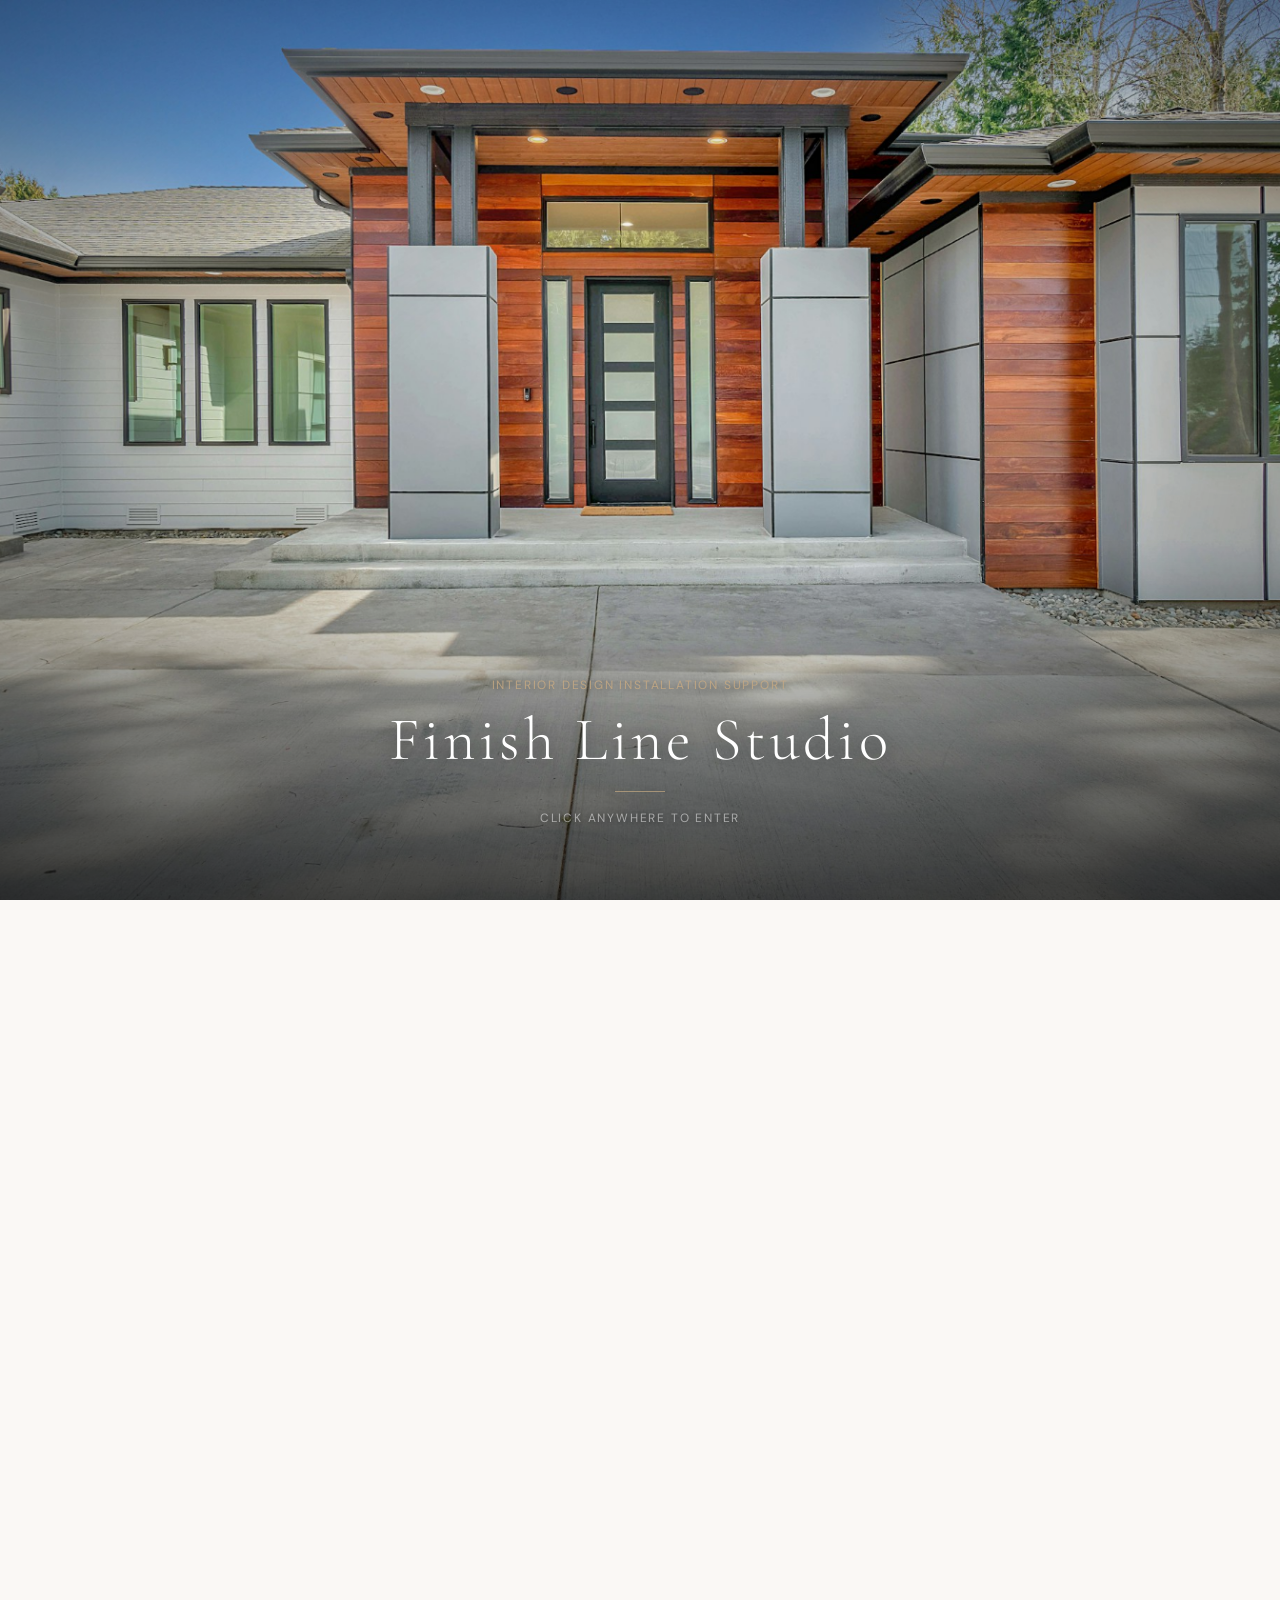
<file: index.html>
<!DOCTYPE html>
<html lang="en">
<head>
  <meta charset="UTF-8">
  <meta name="viewport" content="width=device-width, initial-scale=1.0">

  <!-- SEO -->
  <title>Finish Line Studio — Interior Design Installation Support</title>
  <meta name="description" content="Professional installation day support for interior designers across Charlotte, Austin, Nashville, and NYC. Rug rolling, artwork hanging, drapery steaming, and more.">
  <meta name="robots" content="index, follow">
  <link rel="canonical" href="https://landlineleem.github.io/finish-line-studio/">

  <!-- Open Graph -->
  <meta property="og:type" content="website">
  <meta property="og:title" content="Finish Line Studio — Interior Design Installation Support">
  <meta property="og:description" content="Professional installation day support for interior designers across Charlotte, Austin, Nashville, and NYC.">
  <meta property="og:url" content="https://landlineleem.github.io/finish-line-studio/">
  <meta property="og:image" content="https://landlineleem.github.io/finish-line-studio/images/ui/og-image.jpg">
  <meta property="og:image:width" content="1200">
  <meta property="og:image:height" content="630">

  <!-- Google Fonts -->
  <link rel="preconnect" href="https://fonts.googleapis.com">
  <link rel="preconnect" href="https://fonts.gstatic.com" crossorigin>
  <link href="https://fonts.googleapis.com/css2?family=Cormorant+Garamond:ital,wght@0,300;0,400;0,600;1,300;1,400&family=DM+Sans:opsz,wght@9..40,300;9..40,400;9..40,500&display=swap" rel="stylesheet">

  <!-- AOS -->
  <link rel="stylesheet" href="https://unpkg.com/aos@2.3.4/dist/aos.css">

  <!-- Styles (relative path — works on GitHub Pages subdirectory) -->
  <link rel="stylesheet" href="css/main.css">

  <!-- Favicon -->
  <link rel="icon" type="image/svg+xml" href="images/ui/favicon.svg">
</head>
<body class="page-home">

  <!-- ═══ INTRO OVERLAY ═══════════════════════════════════ -->
  <div class="intro-overlay" id="intro-overlay" aria-label="Welcome — click anywhere to enter">

    <!-- Back layer: Grand living room (destination — revealed through door opening) -->
    <div class="intro-room" id="intro-room">
      <img src="images/gallery/services-hero.jpg" alt="" aria-hidden="true">
    </div>

    <!-- Front layer: Mansion photo (zooms in, door mask opens to reveal room) -->
    <div class="intro-photo" id="intro-photo">
      <img src="images/hero/mansion-hq.jpg" alt="" aria-hidden="true" class="intro-photo__img">
    </div>

    <!-- Vignette overlay for text contrast -->
    <div class="intro-vignette" id="intro-vignette"></div>

    <!-- Brand + Prompt -->
    <div class="intro-text" id="intro-text">
      <p class="intro-label">Interior Design Installation Support</p>
      <h1 class="intro-title">Finish Line Studio</h1>
      <div class="intro-divider"></div>
      <p class="intro-prompt">click anywhere to enter</p>
    </div>
  </div>

  <header class="site-header">
    <div class="container site-header__inner">
      <a href="index.html" class="site-logo" aria-label="Finish Line Studio — home">
        Finish Line Studio
      </a>
      <button class="menu-toggle" aria-expanded="false" aria-controls="site-nav" aria-label="Open menu">
        <span class="menu-toggle__bar"></span>
        <span class="menu-toggle__bar"></span>
        <span class="menu-toggle__bar"></span>
      </button>
      <nav class="site-nav" id="site-nav" aria-label="Main navigation">
        <a href="services.html" class="nav-link">Services</a>
        <a href="gallery.html" class="nav-link">Gallery</a>
        <a href="schedule.html" class="nav-link">Schedule</a>
        <a href="reviews.html" class="nav-link">Reviews</a>
        <a href="faq.html" class="nav-link">FAQ</a>
        <a href="blog.html" class="nav-link">Journal</a>
      </nav>
    </div>
  </header>

  <main id="main-content">

    <!-- ═══ HERO ═══════════════════════════════════════════ -->
    <section class="hero" aria-label="Hero">
      <div class="hero__bg" style="background: url('images/hero/hero.jpg') center/cover no-repeat;"></div>
      <div class="hero__content" data-aos="fade-up" data-aos-duration="900">
        <p class="hero__eyebrow">Interior Design Installation Support</p>
        <h1 class="hero__heading">Meet the extra set of hands you always wish you had on install days...</h1>
        <p class="hero__subheading">Finish Line Studio brings skilled, discreet installation support to interior designers across Charlotte, Austin, Nashville, and New York.</p>
        <a href="schedule.html" class="btn btn--primary">Book Now</a>
      </div>
    </section>

    <!-- ═══ CITIES BAR ════════════════════════════════════ -->
    <div class="cities-bar" aria-label="Service cities">
      <p class="cities-bar__text">Charlotte &nbsp;&middot;&nbsp; Austin &nbsp;&middot;&nbsp; Nashville &nbsp;&middot;&nbsp; NYC</p>
    </div>

    <!-- ═══ SERVICES OVERVIEW ═════════════════════════════ -->
    <section class="services-overview section" aria-labelledby="services-overview-heading">
      <div class="container">
        <div class="services-overview__header" data-aos="fade-up">
          <p class="label">What We Do</p>
          <h2 id="services-overview-heading">Installation Day Support, Handled</h2>
          <p>From rug rolling to drapery steaming, we show up ready so you can focus on the design.</p>
        </div>
        <div class="grid grid--3" role="list">

          <article class="service-card" role="listitem" data-aos="fade-up" data-aos-delay="0">
            <span class="service-card__icon" aria-hidden="true">🖼</span>
            <h3 class="service-card__title">Artwork &amp; Drapery</h3>
            <p class="service-card__desc">Precision artwork hanging and professional drapery steaming that makes every install look magazine-ready.</p>
          </article>

          <article class="service-card" role="listitem" data-aos="fade-up" data-aos-delay="100">
            <span class="service-card__icon" aria-hidden="true">🛏️</span>
            <h3 class="service-card__title">Rugs &amp; Soft Goods</h3>
            <p class="service-card__desc">Heavy rug rolling, cushion fluffing, and bedding steaming — the finishing touches that transform a room.</p>
          </article>

          <article class="service-card" role="listitem" data-aos="fade-up" data-aos-delay="200">
            <span class="service-card__icon" aria-hidden="true">✦</span>
            <h3 class="service-card__title">Day-Of Logistics</h3>
            <p class="service-card__desc">Errands, cable management, floral arrangements, warehouse oversight — everything beyond your scope, handled seamlessly.</p>
          </article>

        </div>
        <div class="text-center mt-lg" data-aos="fade-up">
          <a href="services.html" class="btn btn--outline">View All Services</a>
        </div>
      </div>
    </section>

    <!-- ═══ MISSION STATEMENT ══════════════════════════════ -->
    <section class="mission-strip" aria-label="Mission">
      <div class="container">
        <p class="mission-strip__text" data-aos="fade-up">"Move through the final stages of your beautiful projects with less stress — with our help."</p>
      </div>
    </section>

    <!-- ═══ TEAM INTRO ════════════════════════════════════ -->
    <section class="team-section" aria-labelledby="team-heading">
      <div class="container">
        <div class="team-section__header" data-aos="fade-up">
          <p class="label">The Team</p>
          <h2 id="team-heading">Your Installation Partners</h2>
        </div>
        <div class="grid grid--3">

          <article class="team-card" data-aos="fade-up" data-aos-delay="0">
            <img src="images/team/sarah.jpg" alt="Sarah Derrick" class="team-card__photo" width="400" height="400" loading="lazy">
            <div class="team-card__body">
              <h3 class="team-card__name">Sarah Derrick</h3>
              <p class="team-card__city">Austin</p>
              <p class="team-card__bio">Sarah brings meticulous attention to detail and a warm presence to every install day in the Austin area.</p>
              <a href="https://finishlinestudio.as.me/?appointmentType=83033700" class="btn btn--primary" target="_blank" rel="noopener noreferrer">Book Sarah</a>
            </div>
          </article>

          <article class="team-card" data-aos="fade-up" data-aos-delay="100">
            <img src="images/team/calista.jpg" alt="Calista O'Neill" class="team-card__photo" width="400" height="400" loading="lazy">
            <div class="team-card__body">
              <h3 class="team-card__name">Calista O'Neill</h3>
              <p class="team-card__city">Nashville</p>
              <p class="team-card__bio">Calista's eye for precision and calm efficiency make install days in Nashville run without a hitch.</p>
              <a href="https://finishlinestudio.as.me/?appointmentType=83033747" class="btn btn--primary" target="_blank" rel="noopener noreferrer">Book Calista</a>
            </div>
          </article>

          <article class="team-card" data-aos="fade-up" data-aos-delay="200">
            <img src="images/team/delaney.jpg" alt="Delaney O'Neill" class="team-card__photo" width="400" height="400" loading="lazy">
            <div class="team-card__body">
              <h3 class="team-card__name">Delaney O'Neill</h3>
              <p class="team-card__city">New York City</p>
              <p class="team-card__bio">Delaney navigates the pace of NYC installs with grace — reliable, resourceful, and always a step ahead.</p>
              <a href="https://finishlinestudio.as.me/?appointmentType=90594503" class="btn btn--primary" target="_blank" rel="noopener noreferrer">Book Delaney</a>
            </div>
          </article>

        </div>
        <div class="text-center mt-lg" data-aos="fade-up">
          <a href="schedule.html" class="btn btn--outline">Meet the Full Team</a>
        </div>
      </div>
    </section>

    <!-- ═══ TESTIMONIAL ════════════════════════════════════ -->
    <section class="testimonial-section" aria-labelledby="testimonial-heading">
      <div class="container">
        <div class="testimonial-quote" data-aos="fade-up">
          <span class="testimonial-quote__mark" aria-hidden="true">"</span>
          <p class="testimonial-quote__text" id="testimonial-heading">Having Finish Line Studio on install days has completely changed how I work. They anticipate every need before I even ask — it's like having a second brain on site.</p>
          <p class="testimonial-quote__attribution">— A. Morrison, Interior Designer &middot; Charlotte, NC</p>
        </div>
      </div>
    </section>

    <!-- ═══ NEWSLETTER SIGNUP ══════════════════════════════ -->
    <section class="newsletter-section" aria-labelledby="newsletter-heading">
      <div class="container">
        <div data-aos="fade-up">
          <p class="label">Stay Connected</p>
          <h2 id="newsletter-heading">Join Our Circle</h2>
          <p>Tips, insights, and news from the install floor — delivered to designers who appreciate the details.</p>
          <!-- Web3Forms newsletter — replace ACCESS_KEY_PLACEHOLDER with actual key from web3forms.com -->
          <form class="newsletter-form" action="https://api.web3forms.com/submit" method="POST" aria-label="Newsletter signup">
            <input type="hidden" name="access_key" value="ACCESS_KEY_PLACEHOLDER">
            <input type="hidden" name="subject" value="Newsletter Signup — Finish Line Studio">
            <input type="hidden" name="redirect" value="false">
            <input type="email" name="email" placeholder="Your email address" required aria-label="Email address">
            <button type="submit" class="btn btn--primary">Subscribe</button>
          </form>
        </div>
      </div>
    </section>

  </main>

  <footer class="site-footer">
    <div class="container site-footer__inner">
      <div class="footer-brand">
        <p class="footer-logo">Finish Line Studio</p>
        <p class="footer-tagline">Installation day support for interior designers</p>
      </div>
      <nav class="footer-nav" aria-label="Footer navigation">
        <a href="services.html">Services</a>
        <a href="gallery.html">Gallery</a>
        <a href="schedule.html">Schedule</a>
        <a href="reviews.html">Reviews</a>
        <a href="faq.html">FAQ</a>
        <a href="blog.html">Journal</a>
      </nav>
      <div class="footer-contact">
        <a href="tel:+10000000000">(000) 000-0000</a>
        <p>Charlotte &middot; Austin &middot; Nashville &middot; NYC</p>
      </div>
    </div>
    <div class="container">
      <p class="footer-legal">&copy; 2025 Finish Line Studio. All rights reserved.</p>
    </div>
  </footer>

  <!-- AOS script (before </body>, after content) -->
  <script src="https://unpkg.com/aos@2.3.4/dist/aos.js"></script>
  <!-- Main JS (relative path — works on GitHub Pages subdirectory) -->
  <script src="js/main.js" defer></script>
</body>
</html>
</file>
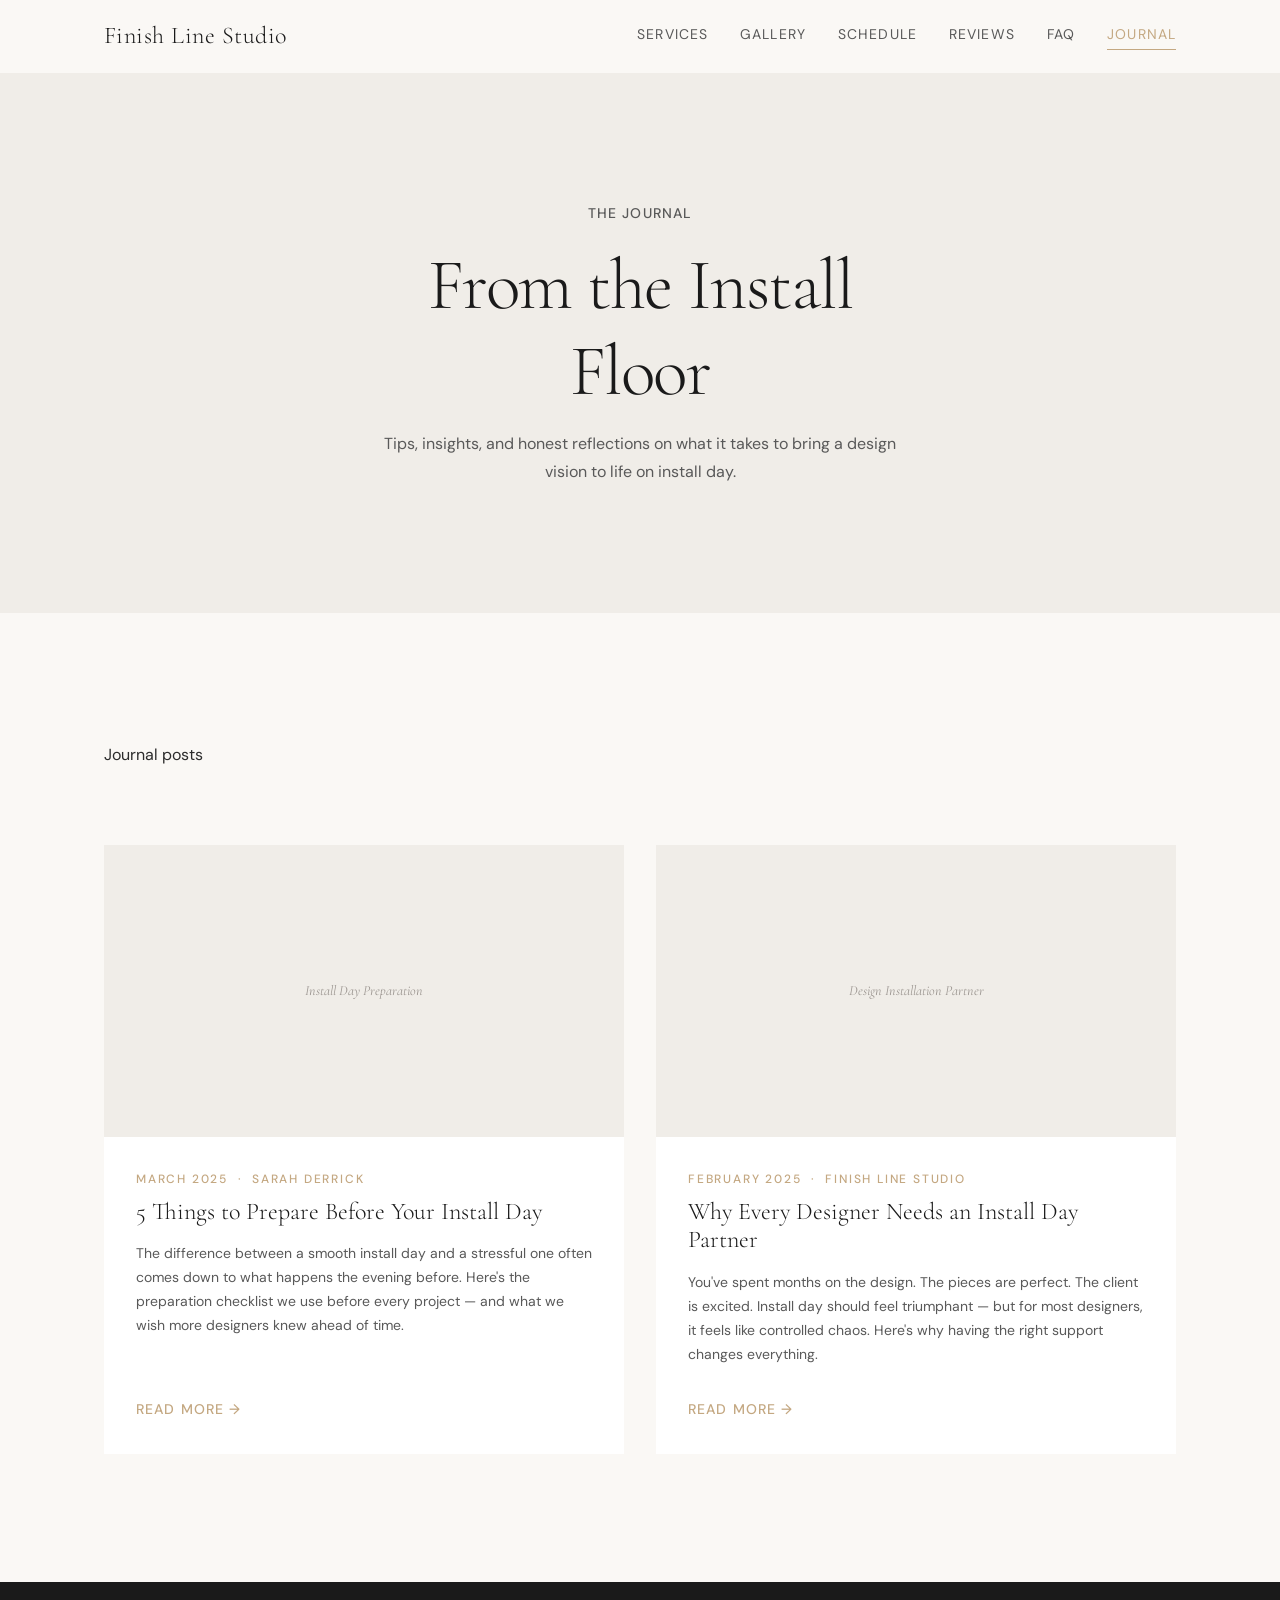
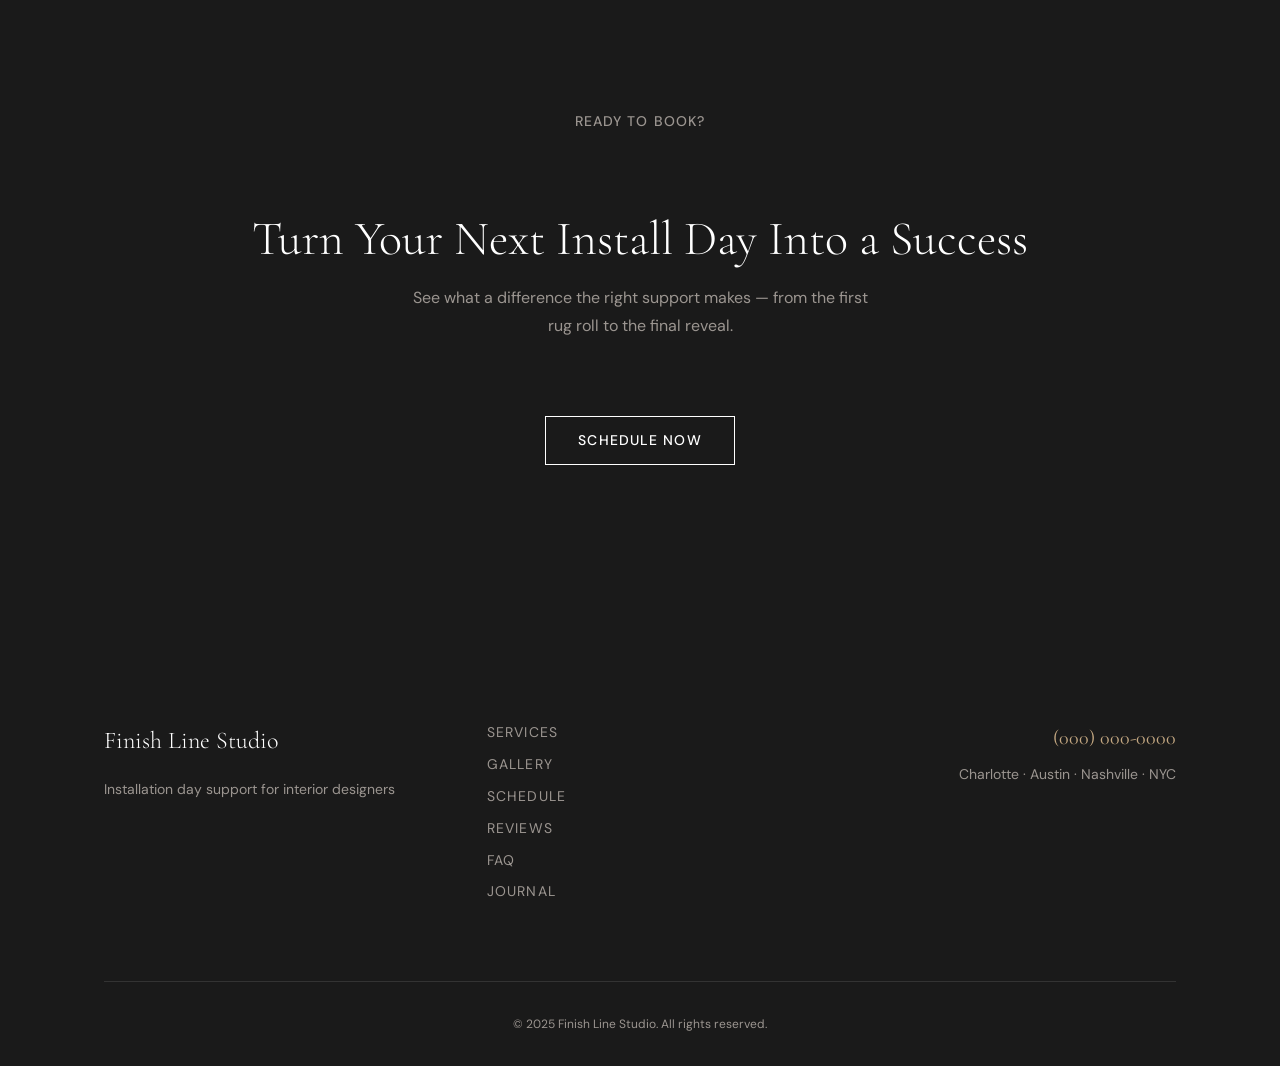
<file: blog.html>
<!DOCTYPE html>
<html lang="en">
<head>
  <meta charset="UTF-8">
  <meta name="viewport" content="width=device-width, initial-scale=1.0">

  <!-- SEO -->
  <title>Finish Line Studio — Journal</title>
  <meta name="description" content="Insights, tips, and stories from the install floor — the Finish Line Studio journal for interior designers.">
  <meta name="robots" content="index, follow">
  <link rel="canonical" href="https://landlineleem.github.io/finish-line-studio/blog.html">

  <!-- Open Graph -->
  <meta property="og:type" content="website">
  <meta property="og:title" content="Finish Line Studio — Journal">
  <meta property="og:description" content="Insights, tips, and stories from the install floor — the Finish Line Studio journal for interior designers.">
  <meta property="og:url" content="https://landlineleem.github.io/finish-line-studio/blog.html">
  <meta property="og:image" content="https://landlineleem.github.io/finish-line-studio/images/ui/og-image.jpg">
  <meta property="og:image:width" content="1200">
  <meta property="og:image:height" content="630">

  <!-- Google Fonts -->
  <link rel="preconnect" href="https://fonts.googleapis.com">
  <link rel="preconnect" href="https://fonts.gstatic.com" crossorigin>
  <link href="https://fonts.googleapis.com/css2?family=Cormorant+Garamond:ital,wght@0,300;0,400;0,600;1,300;1,400&family=DM+Sans:opsz,wght@9..40,300;9..40,400;9..40,500&display=swap" rel="stylesheet">

  <!-- AOS -->
  <link rel="stylesheet" href="https://unpkg.com/aos@2.3.4/dist/aos.css">

  <!-- Styles -->
  <link rel="stylesheet" href="css/main.css">

  <!-- Favicon -->
  <link rel="icon" type="image/svg+xml" href="images/ui/favicon.svg">
</head>
<body class="page-blog">

  <header class="site-header">
    <div class="container site-header__inner">
      <a href="index.html" class="site-logo" aria-label="Finish Line Studio — home">
        Finish Line Studio
      </a>
      <button class="menu-toggle" aria-expanded="false" aria-controls="site-nav" aria-label="Open menu">
        <span class="menu-toggle__bar"></span>
        <span class="menu-toggle__bar"></span>
        <span class="menu-toggle__bar"></span>
      </button>
      <nav class="site-nav" id="site-nav" aria-label="Main navigation">
        <a href="services.html" class="nav-link">Services</a>
        <a href="gallery.html" class="nav-link">Gallery</a>
        <a href="schedule.html" class="nav-link">Schedule</a>
        <a href="reviews.html" class="nav-link">Reviews</a>
        <a href="faq.html" class="nav-link">FAQ</a>
        <a href="blog.html" class="nav-link">Journal</a>
      </nav>
    </div>
  </header>

  <main id="main-content">

    <!-- ═══ PAGE HERO ════════════════════════════════════ -->
    <section class="page-hero" aria-labelledby="blog-heading">
      <div class="container" data-aos="fade-up">
        <p class="label">The Journal</p>
        <h1 id="blog-heading">From the Install Floor</h1>
        <p>Tips, insights, and honest reflections on what it takes to bring a design vision to life on install day.</p>
      </div>
    </section>

    <!-- ═══ BLOG LISTING ══════════════════════════════════ -->
    <section class="blog-section" aria-labelledby="blog-posts-label">
      <div class="container">
        <p class="visually-hidden" id="blog-posts-label">Journal posts</p>
        <div class="blog-grid">

          <article class="blog-card" data-aos="fade-up" data-aos-delay="0">
            <div class="blog-card__img-wrap">
              <div class="blog-card__img-placeholder" aria-hidden="true">Install Day Preparation</div>
            </div>
            <div class="blog-card__body">
              <p class="blog-card__meta">March 2025 &nbsp;&middot;&nbsp; Sarah Derrick</p>
              <h2 class="blog-card__title">5 Things to Prepare Before Your Install Day</h2>
              <p class="blog-card__excerpt">The difference between a smooth install day and a stressful one often comes down to what happens the evening before. Here's the preparation checklist we use before every project — and what we wish more designers knew ahead of time.</p>
              <a href="blog/post-1.html" class="blog-card__link">Read more &rarr;</a>
            </div>
          </article>

          <article class="blog-card" data-aos="fade-up" data-aos-delay="100">
            <div class="blog-card__img-wrap">
              <div class="blog-card__img-placeholder" aria-hidden="true">Design Installation Partner</div>
            </div>
            <div class="blog-card__body">
              <p class="blog-card__meta">February 2025 &nbsp;&middot;&nbsp; Finish Line Studio</p>
              <h2 class="blog-card__title">Why Every Designer Needs an Install Day Partner</h2>
              <p class="blog-card__excerpt">You've spent months on the design. The pieces are perfect. The client is excited. Install day should feel triumphant — but for most designers, it feels like controlled chaos. Here's why having the right support changes everything.</p>
              <a href="blog/post-2.html" class="blog-card__link">Read more &rarr;</a>
            </div>
          </article>

        </div>
      </div>
    </section>

    <!-- ═══ CTA ══════════════════════════════════════════ -->
    <section class="services-cta-section" aria-labelledby="blog-cta-heading">
      <div class="container" data-aos="fade-up">
        <p class="label" style="color: var(--color-warm-gray);">Ready to Book?</p>
        <h2 id="blog-cta-heading">Turn Your Next Install Day Into a Success</h2>
        <p>See what a difference the right support makes — from the first rug roll to the final reveal.</p>
        <a href="schedule.html" class="btn btn--light">Schedule Now</a>
      </div>
    </section>

  </main>

  <footer class="site-footer">
    <div class="container site-footer__inner">
      <div class="footer-brand">
        <p class="footer-logo">Finish Line Studio</p>
        <p class="footer-tagline">Installation day support for interior designers</p>
      </div>
      <nav class="footer-nav" aria-label="Footer navigation">
        <a href="services.html">Services</a>
        <a href="gallery.html">Gallery</a>
        <a href="schedule.html">Schedule</a>
        <a href="reviews.html">Reviews</a>
        <a href="faq.html">FAQ</a>
        <a href="blog.html">Journal</a>
      </nav>
      <div class="footer-contact">
        <a href="tel:+10000000000">(000) 000-0000</a>
        <p>Charlotte &middot; Austin &middot; Nashville &middot; NYC</p>
      </div>
    </div>
    <div class="container">
      <p class="footer-legal">&copy; 2025 Finish Line Studio. All rights reserved.</p>
    </div>
  </footer>

  <!-- AOS -->
  <script src="https://unpkg.com/aos@2.3.4/dist/aos.js"></script>
  <!-- Main JS -->
  <script src="js/main.js" defer></script>
</body>
</html>
</file>
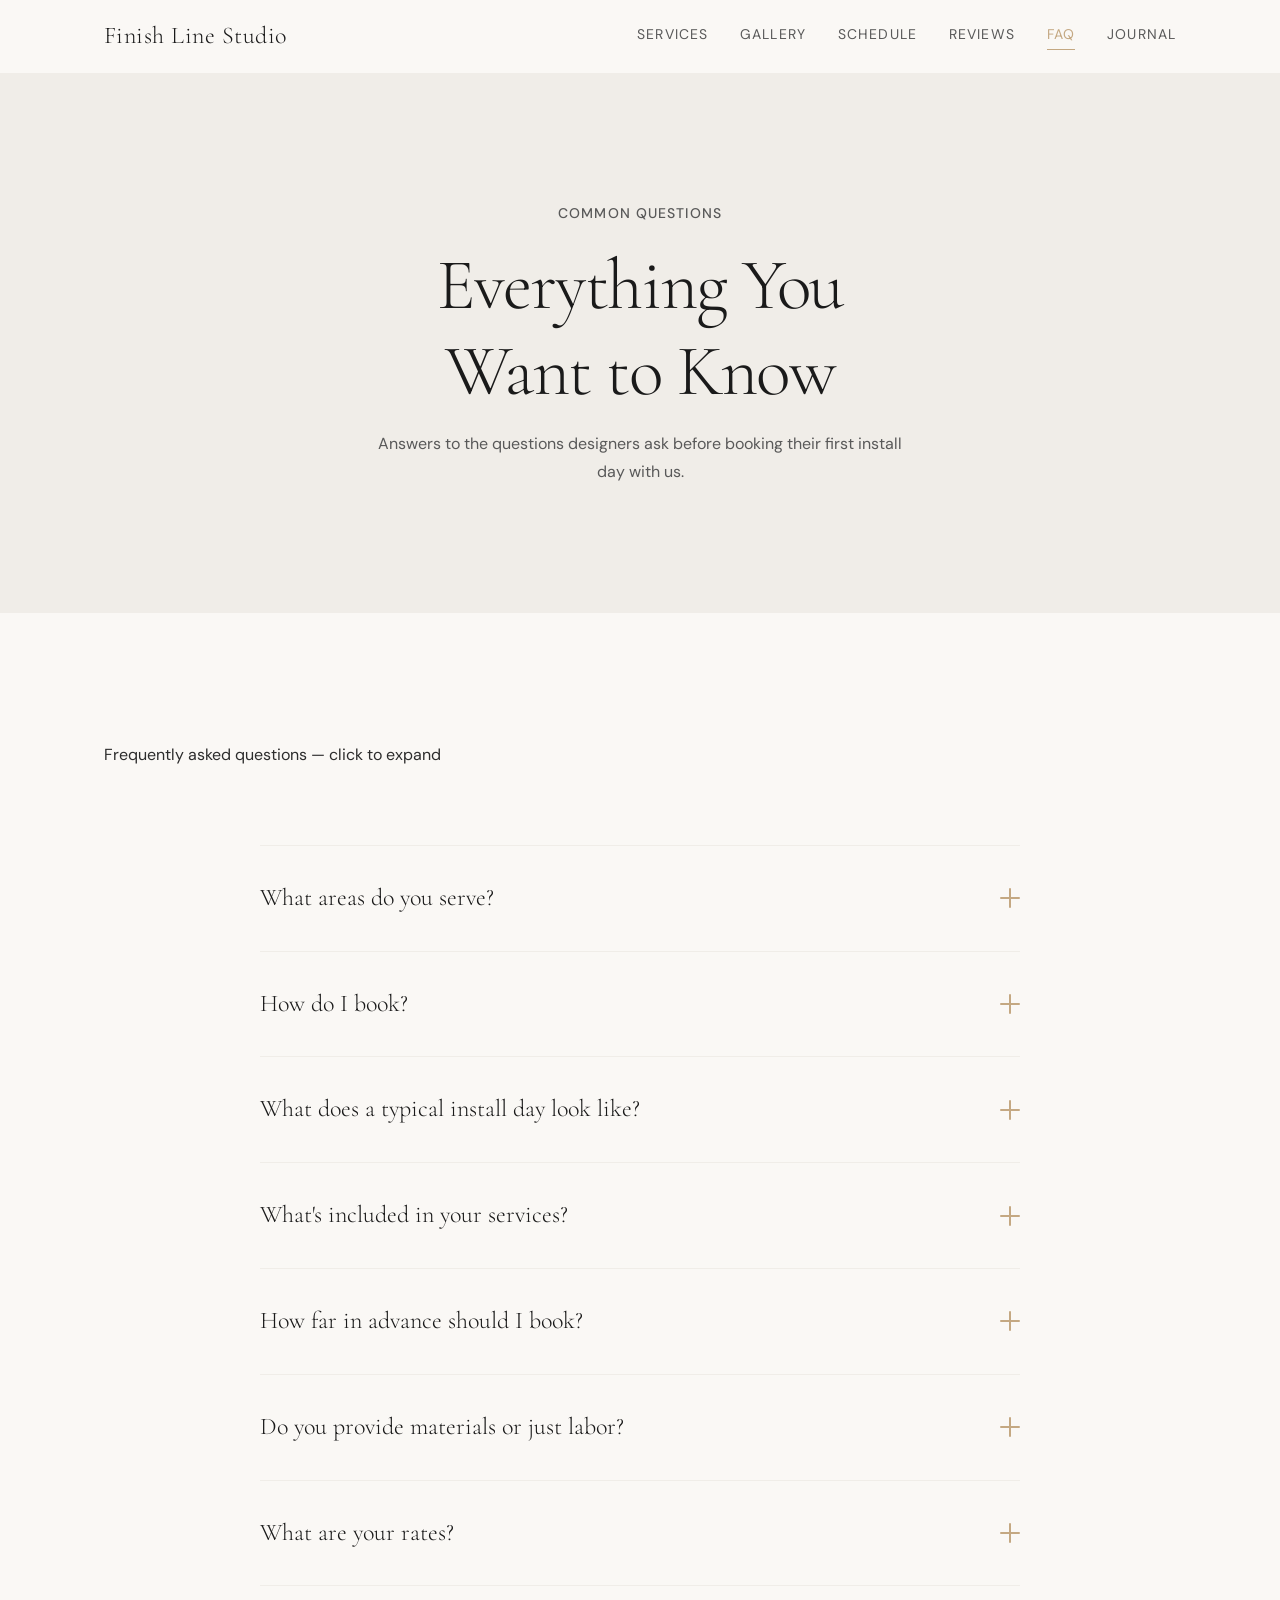
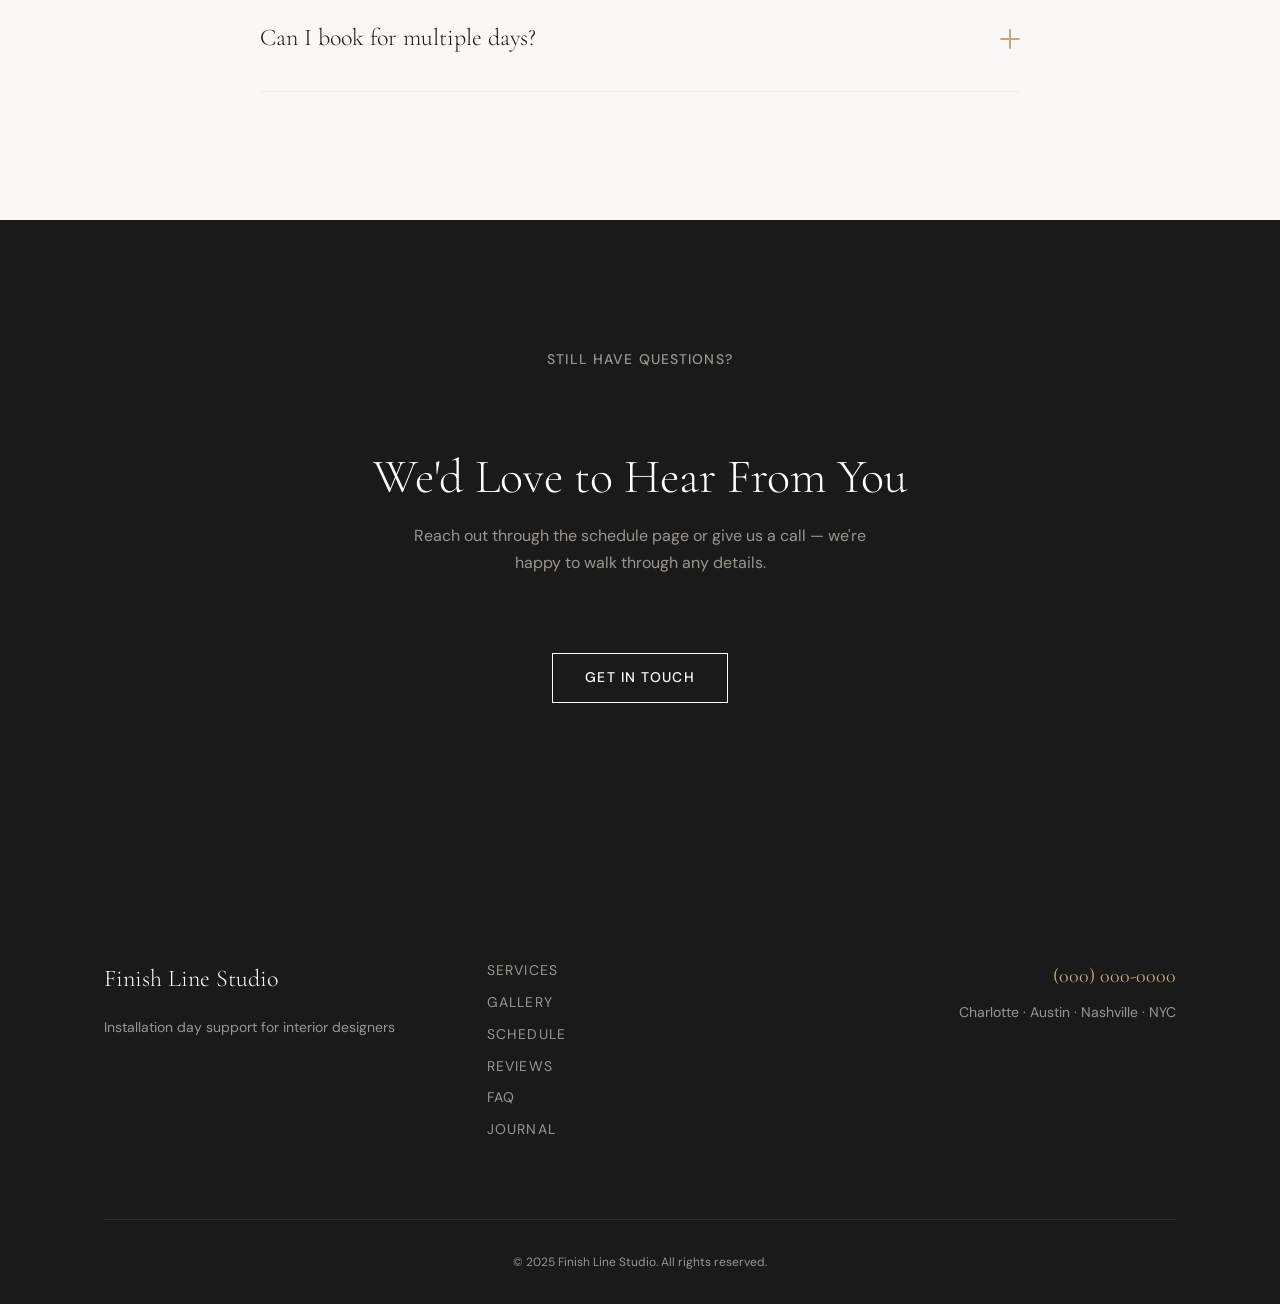
<file: faq.html>
<!DOCTYPE html>
<html lang="en">
<head>
  <meta charset="UTF-8">
  <meta name="viewport" content="width=device-width, initial-scale=1.0">

  <!-- SEO -->
  <title>Finish Line Studio — FAQ</title>
  <meta name="description" content="Frequently asked questions about Finish Line Studio installation day support — service areas, booking process, what's included, and more.">
  <meta name="robots" content="index, follow">
  <link rel="canonical" href="https://landlineleem.github.io/finish-line-studio/faq.html">

  <!-- Open Graph -->
  <meta property="og:type" content="website">
  <meta property="og:title" content="Finish Line Studio — FAQ">
  <meta property="og:description" content="Frequently asked questions about Finish Line Studio installation day support — service areas, booking, and what to expect.">
  <meta property="og:url" content="https://landlineleem.github.io/finish-line-studio/faq.html">
  <meta property="og:image" content="https://landlineleem.github.io/finish-line-studio/images/ui/og-image.jpg">
  <meta property="og:image:width" content="1200">
  <meta property="og:image:height" content="630">

  <!-- Google Fonts -->
  <link rel="preconnect" href="https://fonts.googleapis.com">
  <link rel="preconnect" href="https://fonts.gstatic.com" crossorigin>
  <link href="https://fonts.googleapis.com/css2?family=Cormorant+Garamond:ital,wght@0,300;0,400;0,600;1,300;1,400&family=DM+Sans:opsz,wght@9..40,300;9..40,400;9..40,500&display=swap" rel="stylesheet">

  <!-- AOS -->
  <link rel="stylesheet" href="https://unpkg.com/aos@2.3.4/dist/aos.css">

  <!-- Styles -->
  <link rel="stylesheet" href="css/main.css">

  <!-- Favicon -->
  <link rel="icon" type="image/svg+xml" href="images/ui/favicon.svg">
</head>
<body class="page-faq">

  <header class="site-header">
    <div class="container site-header__inner">
      <a href="index.html" class="site-logo" aria-label="Finish Line Studio — home">
        Finish Line Studio
      </a>
      <button class="menu-toggle" aria-expanded="false" aria-controls="site-nav" aria-label="Open menu">
        <span class="menu-toggle__bar"></span>
        <span class="menu-toggle__bar"></span>
        <span class="menu-toggle__bar"></span>
      </button>
      <nav class="site-nav" id="site-nav" aria-label="Main navigation">
        <a href="services.html" class="nav-link">Services</a>
        <a href="gallery.html" class="nav-link">Gallery</a>
        <a href="schedule.html" class="nav-link">Schedule</a>
        <a href="reviews.html" class="nav-link">Reviews</a>
        <a href="faq.html" class="nav-link">FAQ</a>
        <a href="blog.html" class="nav-link">Journal</a>
      </nav>
    </div>
  </header>

  <main id="main-content">

    <!-- ═══ PAGE HERO ════════════════════════════════════ -->
    <section class="page-hero" aria-labelledby="faq-heading">
      <div class="container" data-aos="fade-up">
        <p class="label">Common Questions</p>
        <h1 id="faq-heading">Everything You Want to Know</h1>
        <p>Answers to the questions designers ask before booking their first install day with us.</p>
      </div>
    </section>

    <!-- ═══ FAQ ACCORDION ════════════════════════════════ -->
    <section class="faq-section" aria-labelledby="faq-list-label">
      <div class="container">
        <p class="visually-hidden" id="faq-list-label">Frequently asked questions — click to expand</p>
        <div class="faq-list" data-aos="fade-up">

          <div class="faq-item">
            <button class="faq-question" aria-expanded="false" aria-controls="faq-answer-1">
              What areas do you serve?
              <span class="faq-question__icon" aria-hidden="true"></span>
            </button>
            <div class="faq-answer" id="faq-answer-1" role="region" aria-labelledby="faq-q-1">
              <p>Finish Line Studio currently serves Charlotte (NC), Austin (TX), Nashville (TN), and New York City. Each city has a dedicated team member — Sarah in Austin, Calista in Nashville, and Delaney in NYC. Charlotte installs are handled by the founding team. We're always open to discussing travel for large or multi-day projects.</p>
            </div>
          </div>

          <div class="faq-item">
            <button class="faq-question" aria-expanded="false" aria-controls="faq-answer-2">
              How do I book?
              <span class="faq-question__icon" aria-hidden="true"></span>
            </button>
            <div class="faq-answer" id="faq-answer-2" role="region">
              <p>Booking is simple — visit our <a href="schedule.html">Schedule page</a>, choose the team member in your city, and select a date through their individual Acuity booking page. You'll receive an immediate confirmation with everything you need. For larger projects or custom requirements, use the contact form on the same page and we'll be in touch within one business day.</p>
            </div>
          </div>

          <div class="faq-item">
            <button class="faq-question" aria-expanded="false" aria-controls="faq-answer-3">
              What does a typical install day look like?
              <span class="faq-question__icon" aria-hidden="true"></span>
            </button>
            <div class="faq-answer" id="faq-answer-3" role="region">
              <p>We arrive at the project site ready to work — coffee in hand, tools at the ready. The day typically starts with rug rolling and heavy placement, moves through artwork hanging and drapery steaming, and finishes with styling details: cushions, florals, cable management, and a final sweep. We take direction from you throughout and work at your pace. The goal is always the same: you walk away from the reveal proud of every corner.</p>
            </div>
          </div>

          <div class="faq-item">
            <button class="faq-question" aria-expanded="false" aria-controls="faq-answer-4">
              What's included in your services?
              <span class="faq-question__icon" aria-hidden="true"></span>
            </button>
            <div class="faq-answer" id="faq-answer-4" role="region">
              <p>Our core install day services include rug rolling and placement, artwork hanging (gallery walls and single statement pieces), drapery steaming, cushion and pillow fluffing, bedding steaming, floral arrangements, cable management and cord concealment, sticker and packaging removal, box breakdown and disposal, floor sweeping, and day-of errands. We also provide warehouse team oversight for deliveries and larger logistics coordination. See our full <a href="services.html">Services page</a> for descriptions of each.</p>
            </div>
          </div>

          <div class="faq-item">
            <button class="faq-question" aria-expanded="false" aria-controls="faq-answer-5">
              How far in advance should I book?
              <span class="faq-question__icon" aria-hidden="true"></span>
            </button>
            <div class="faq-answer" id="faq-answer-5" role="region">
              <p>We recommend booking 2–3 weeks in advance for standard install days, and 4–6 weeks for large multi-room projects or installs in high-demand months (spring and fall are our busiest). That said, we understand design timelines can shift — reach out even if your date is close and we'll do our best to accommodate. Last-minute availability sometimes opens up.</p>
            </div>
          </div>

          <div class="faq-item">
            <button class="faq-question" aria-expanded="false" aria-controls="faq-answer-6">
              Do you provide materials or just labor?
              <span class="faq-question__icon" aria-hidden="true"></span>
            </button>
            <div class="faq-answer" id="faq-answer-6" role="region">
              <p>We bring our own professional tools — steamers, hanging hardware, levels, picture rail hooks — so you don't need to source those. For specialty items like furniture felt pads, specific hardware, or floral supplies, we can either source them on your behalf as part of errands or you can supply them. We'll clarify requirements when you book so there are no surprises on install day.</p>
            </div>
          </div>

          <div class="faq-item">
            <button class="faq-question" aria-expanded="false" aria-controls="faq-answer-7">
              What are your rates?
              <span class="faq-question__icon" aria-hidden="true"></span>
            </button>
            <div class="faq-answer" id="faq-answer-7" role="region">
              <p>Rates are project-based and vary by city, scope, and duration. We don't publish a price list because every install day is different — a one-room styling appointment is a different commitment than a full multi-day reveal. When you book through Acuity, you'll see the day rate for your city. For custom quotes on larger or recurring projects, use the contact form and we'll respond with a detailed proposal.</p>
            </div>
          </div>

          <div class="faq-item">
            <button class="faq-question" aria-expanded="false" aria-controls="faq-answer-8">
              Can I book for multiple days?
              <span class="faq-question__icon" aria-hidden="true"></span>
            </button>
            <div class="faq-answer" id="faq-answer-8" role="region">
              <p>Absolutely. Multi-day installs are some of our favorite projects — they give us time to work thoughtfully across an entire home rather than racing against a single-day clock. Book each day individually through Acuity, or contact us directly to discuss a multi-day package. Designers who work with us regularly often retain a standing weekly or monthly slot.</p>
            </div>
          </div>

        </div>
      </div>
    </section>

    <!-- ═══ CTA ══════════════════════════════════════════ -->
    <section class="services-cta-section" aria-labelledby="faq-cta-heading">
      <div class="container" data-aos="fade-up">
        <p class="label" style="color: var(--color-warm-gray);">Still Have Questions?</p>
        <h2 id="faq-cta-heading">We'd Love to Hear From You</h2>
        <p>Reach out through the schedule page or give us a call — we're happy to walk through any details.</p>
        <a href="schedule.html" class="btn btn--light">Get in Touch</a>
      </div>
    </section>

  </main>

  <footer class="site-footer">
    <div class="container site-footer__inner">
      <div class="footer-brand">
        <p class="footer-logo">Finish Line Studio</p>
        <p class="footer-tagline">Installation day support for interior designers</p>
      </div>
      <nav class="footer-nav" aria-label="Footer navigation">
        <a href="services.html">Services</a>
        <a href="gallery.html">Gallery</a>
        <a href="schedule.html">Schedule</a>
        <a href="reviews.html">Reviews</a>
        <a href="faq.html">FAQ</a>
        <a href="blog.html">Journal</a>
      </nav>
      <div class="footer-contact">
        <a href="tel:+10000000000">(000) 000-0000</a>
        <p>Charlotte &middot; Austin &middot; Nashville &middot; NYC</p>
      </div>
    </div>
    <div class="container">
      <p class="footer-legal">&copy; 2025 Finish Line Studio. All rights reserved.</p>
    </div>
  </footer>

  <!-- AOS -->
  <script src="https://unpkg.com/aos@2.3.4/dist/aos.js"></script>
  <!-- Main JS -->
  <script src="js/main.js" defer></script>
  <!-- FAQ accordion -->
  <script>
    document.addEventListener('DOMContentLoaded', () => {
      document.querySelectorAll('.faq-question').forEach(btn => {
        btn.addEventListener('click', () => {
          const item = btn.closest('.faq-item');
          const isOpen = item.classList.contains('is-open');
          // Close all open items
          document.querySelectorAll('.faq-item.is-open').forEach(open => {
            open.classList.remove('is-open');
            open.querySelector('.faq-question').setAttribute('aria-expanded', 'false');
          });
          // Toggle clicked item open if it was closed
          if (!isOpen) {
            item.classList.add('is-open');
            btn.setAttribute('aria-expanded', 'true');
          }
        });
      });
    });
  </script>
</body>
</html>
</file>
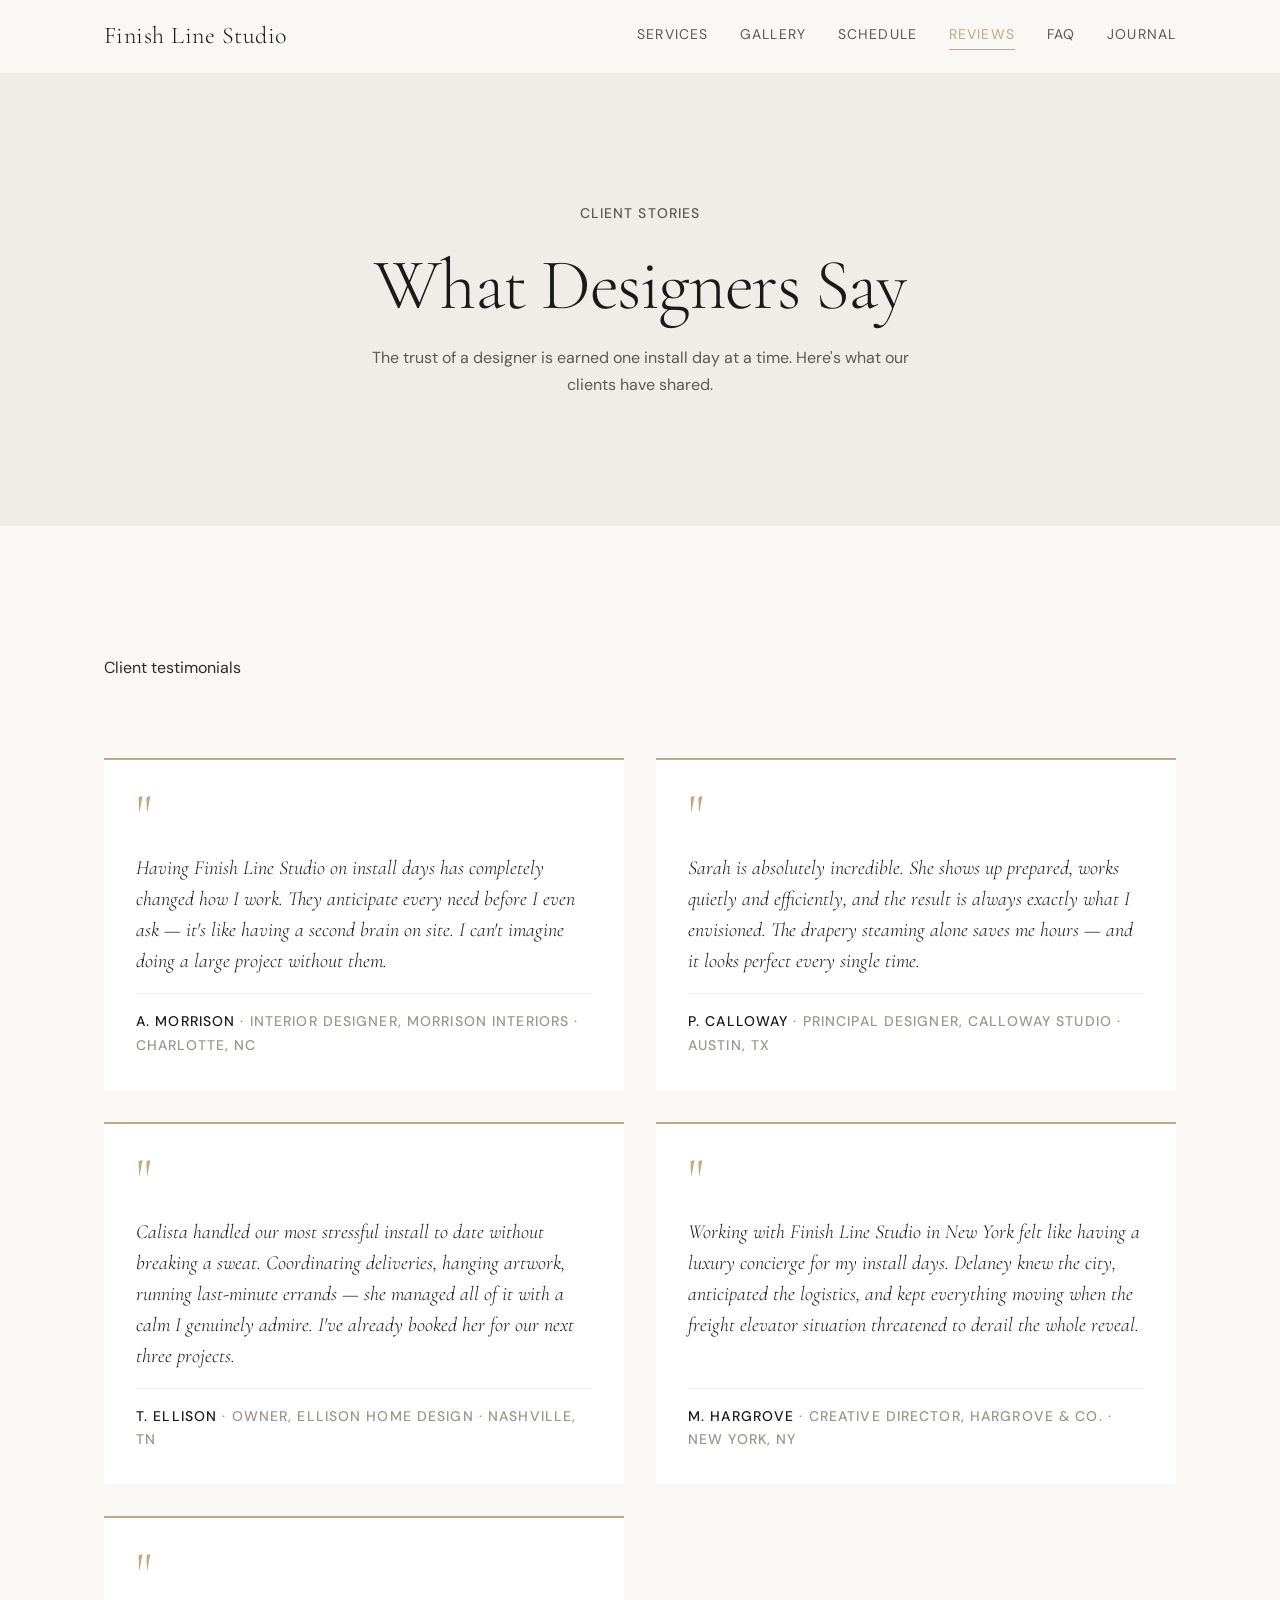
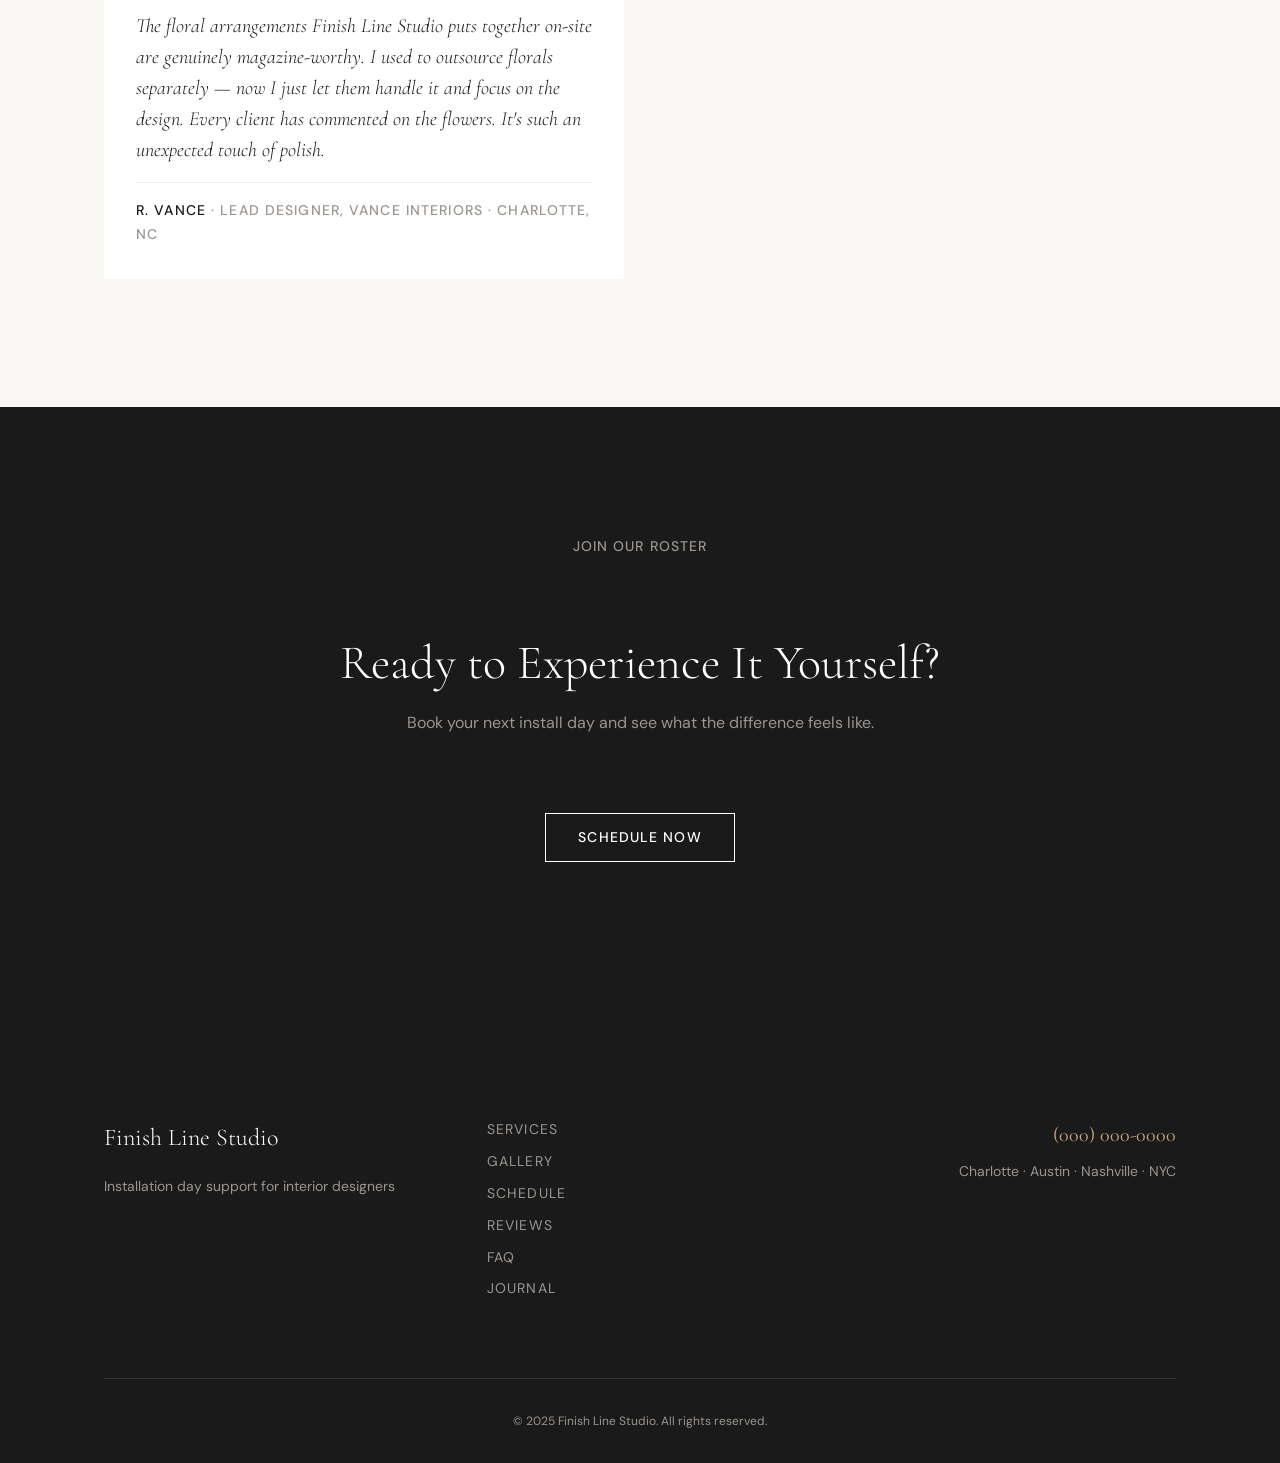
<file: reviews.html>
<!DOCTYPE html>
<html lang="en">
<head>
  <meta charset="UTF-8">
  <meta name="viewport" content="width=device-width, initial-scale=1.0">

  <!-- SEO -->
  <title>Finish Line Studio — Client Reviews</title>
  <meta name="description" content="What interior designers say about working with Finish Line Studio — client testimonials from Charlotte, Austin, Nashville, and NYC.">
  <meta name="robots" content="index, follow">
  <link rel="canonical" href="https://landlineleem.github.io/finish-line-studio/reviews.html">

  <!-- Open Graph -->
  <meta property="og:type" content="website">
  <meta property="og:title" content="Finish Line Studio — Client Reviews">
  <meta property="og:description" content="What interior designers say about working with Finish Line Studio — client testimonials from Charlotte, Austin, Nashville, and NYC.">
  <meta property="og:url" content="https://landlineleem.github.io/finish-line-studio/reviews.html">
  <meta property="og:image" content="https://landlineleem.github.io/finish-line-studio/images/ui/og-image.jpg">
  <meta property="og:image:width" content="1200">
  <meta property="og:image:height" content="630">

  <!-- Google Fonts -->
  <link rel="preconnect" href="https://fonts.googleapis.com">
  <link rel="preconnect" href="https://fonts.gstatic.com" crossorigin>
  <link href="https://fonts.googleapis.com/css2?family=Cormorant+Garamond:ital,wght@0,300;0,400;0,600;1,300;1,400&family=DM+Sans:opsz,wght@9..40,300;9..40,400;9..40,500&display=swap" rel="stylesheet">

  <!-- AOS -->
  <link rel="stylesheet" href="https://unpkg.com/aos@2.3.4/dist/aos.css">

  <!-- Styles -->
  <link rel="stylesheet" href="css/main.css">

  <!-- Favicon -->
  <link rel="icon" type="image/svg+xml" href="images/ui/favicon.svg">
</head>
<body class="page-reviews">

  <header class="site-header">
    <div class="container site-header__inner">
      <a href="index.html" class="site-logo" aria-label="Finish Line Studio — home">
        Finish Line Studio
      </a>
      <button class="menu-toggle" aria-expanded="false" aria-controls="site-nav" aria-label="Open menu">
        <span class="menu-toggle__bar"></span>
        <span class="menu-toggle__bar"></span>
        <span class="menu-toggle__bar"></span>
      </button>
      <nav class="site-nav" id="site-nav" aria-label="Main navigation">
        <a href="services.html" class="nav-link">Services</a>
        <a href="gallery.html" class="nav-link">Gallery</a>
        <a href="schedule.html" class="nav-link">Schedule</a>
        <a href="reviews.html" class="nav-link">Reviews</a>
        <a href="faq.html" class="nav-link">FAQ</a>
        <a href="blog.html" class="nav-link">Journal</a>
      </nav>
    </div>
  </header>

  <main id="main-content">

    <!-- ═══ PAGE HERO ════════════════════════════════════ -->
    <section class="page-hero" aria-labelledby="reviews-heading">
      <div class="container" data-aos="fade-up">
        <p class="label">Client Stories</p>
        <h1 id="reviews-heading">What Designers Say</h1>
        <p>The trust of a designer is earned one install day at a time. Here's what our clients have shared.</p>
      </div>
    </section>

    <!-- ═══ TESTIMONIALS GRID ═════════════════════════ -->
    <section class="reviews-section" aria-labelledby="reviews-grid-label">
      <div class="container">
        <p class="visually-hidden" id="reviews-grid-label">Client testimonials</p>
        <div class="reviews-grid">

          <article class="review-card" data-aos="fade-up" data-aos-delay="0">
            <span class="review-card__mark" aria-hidden="true">"</span>
            <p class="review-card__quote">Having Finish Line Studio on install days has completely changed how I work. They anticipate every need before I even ask — it's like having a second brain on site. I can't imagine doing a large project without them.</p>
            <div class="review-card__attribution">
              <span class="review-card__name">A. Morrison</span>
              <span class="review-card__company"> &middot; Interior Designer, Morrison Interiors &middot; Charlotte, NC</span>
            </div>
          </article>

          <article class="review-card" data-aos="fade-up" data-aos-delay="100">
            <span class="review-card__mark" aria-hidden="true">"</span>
            <p class="review-card__quote">Sarah is absolutely incredible. She shows up prepared, works quietly and efficiently, and the result is always exactly what I envisioned. The drapery steaming alone saves me hours — and it looks perfect every single time.</p>
            <div class="review-card__attribution">
              <span class="review-card__name">P. Calloway</span>
              <span class="review-card__company"> &middot; Principal Designer, Calloway Studio &middot; Austin, TX</span>
            </div>
          </article>

          <article class="review-card" data-aos="fade-up" data-aos-delay="0">
            <span class="review-card__mark" aria-hidden="true">"</span>
            <p class="review-card__quote">Calista handled our most stressful install to date without breaking a sweat. Coordinating deliveries, hanging artwork, running last-minute errands — she managed all of it with a calm I genuinely admire. I've already booked her for our next three projects.</p>
            <div class="review-card__attribution">
              <span class="review-card__name">T. Ellison</span>
              <span class="review-card__company"> &middot; Owner, Ellison Home Design &middot; Nashville, TN</span>
            </div>
          </article>

          <article class="review-card" data-aos="fade-up" data-aos-delay="100">
            <span class="review-card__mark" aria-hidden="true">"</span>
            <p class="review-card__quote">Working with Finish Line Studio in New York felt like having a luxury concierge for my install days. Delaney knew the city, anticipated the logistics, and kept everything moving when the freight elevator situation threatened to derail the whole reveal.</p>
            <div class="review-card__attribution">
              <span class="review-card__name">M. Hargrove</span>
              <span class="review-card__company"> &middot; Creative Director, Hargrove &amp; Co. &middot; New York, NY</span>
            </div>
          </article>

          <article class="review-card" data-aos="fade-up" data-aos-delay="0">
            <span class="review-card__mark" aria-hidden="true">"</span>
            <p class="review-card__quote">The floral arrangements Finish Line Studio puts together on-site are genuinely magazine-worthy. I used to outsource florals separately — now I just let them handle it and focus on the design. Every client has commented on the flowers. It's such an unexpected touch of polish.</p>
            <div class="review-card__attribution">
              <span class="review-card__name">R. Vance</span>
              <span class="review-card__company"> &middot; Lead Designer, Vance Interiors &middot; Charlotte, NC</span>
            </div>
          </article>

        </div>
      </div>
    </section>

    <!-- ═══ CTA ══════════════════════════════════════════ -->
    <section class="services-cta-section" aria-labelledby="reviews-cta-heading">
      <div class="container" data-aos="fade-up">
        <p class="label" style="color: var(--color-warm-gray);">Join Our Roster</p>
        <h2 id="reviews-cta-heading">Ready to Experience It Yourself?</h2>
        <p>Book your next install day and see what the difference feels like.</p>
        <a href="schedule.html" class="btn btn--light">Schedule Now</a>
      </div>
    </section>

  </main>

  <footer class="site-footer">
    <div class="container site-footer__inner">
      <div class="footer-brand">
        <p class="footer-logo">Finish Line Studio</p>
        <p class="footer-tagline">Installation day support for interior designers</p>
      </div>
      <nav class="footer-nav" aria-label="Footer navigation">
        <a href="services.html">Services</a>
        <a href="gallery.html">Gallery</a>
        <a href="schedule.html">Schedule</a>
        <a href="reviews.html">Reviews</a>
        <a href="faq.html">FAQ</a>
        <a href="blog.html">Journal</a>
      </nav>
      <div class="footer-contact">
        <a href="tel:+10000000000">(000) 000-0000</a>
        <p>Charlotte &middot; Austin &middot; Nashville &middot; NYC</p>
      </div>
    </div>
    <div class="container">
      <p class="footer-legal">&copy; 2025 Finish Line Studio. All rights reserved.</p>
    </div>
  </footer>

  <!-- AOS -->
  <script src="https://unpkg.com/aos@2.3.4/dist/aos.js"></script>
  <!-- Main JS -->
  <script src="js/main.js" defer></script>
</body>
</html>
</file>
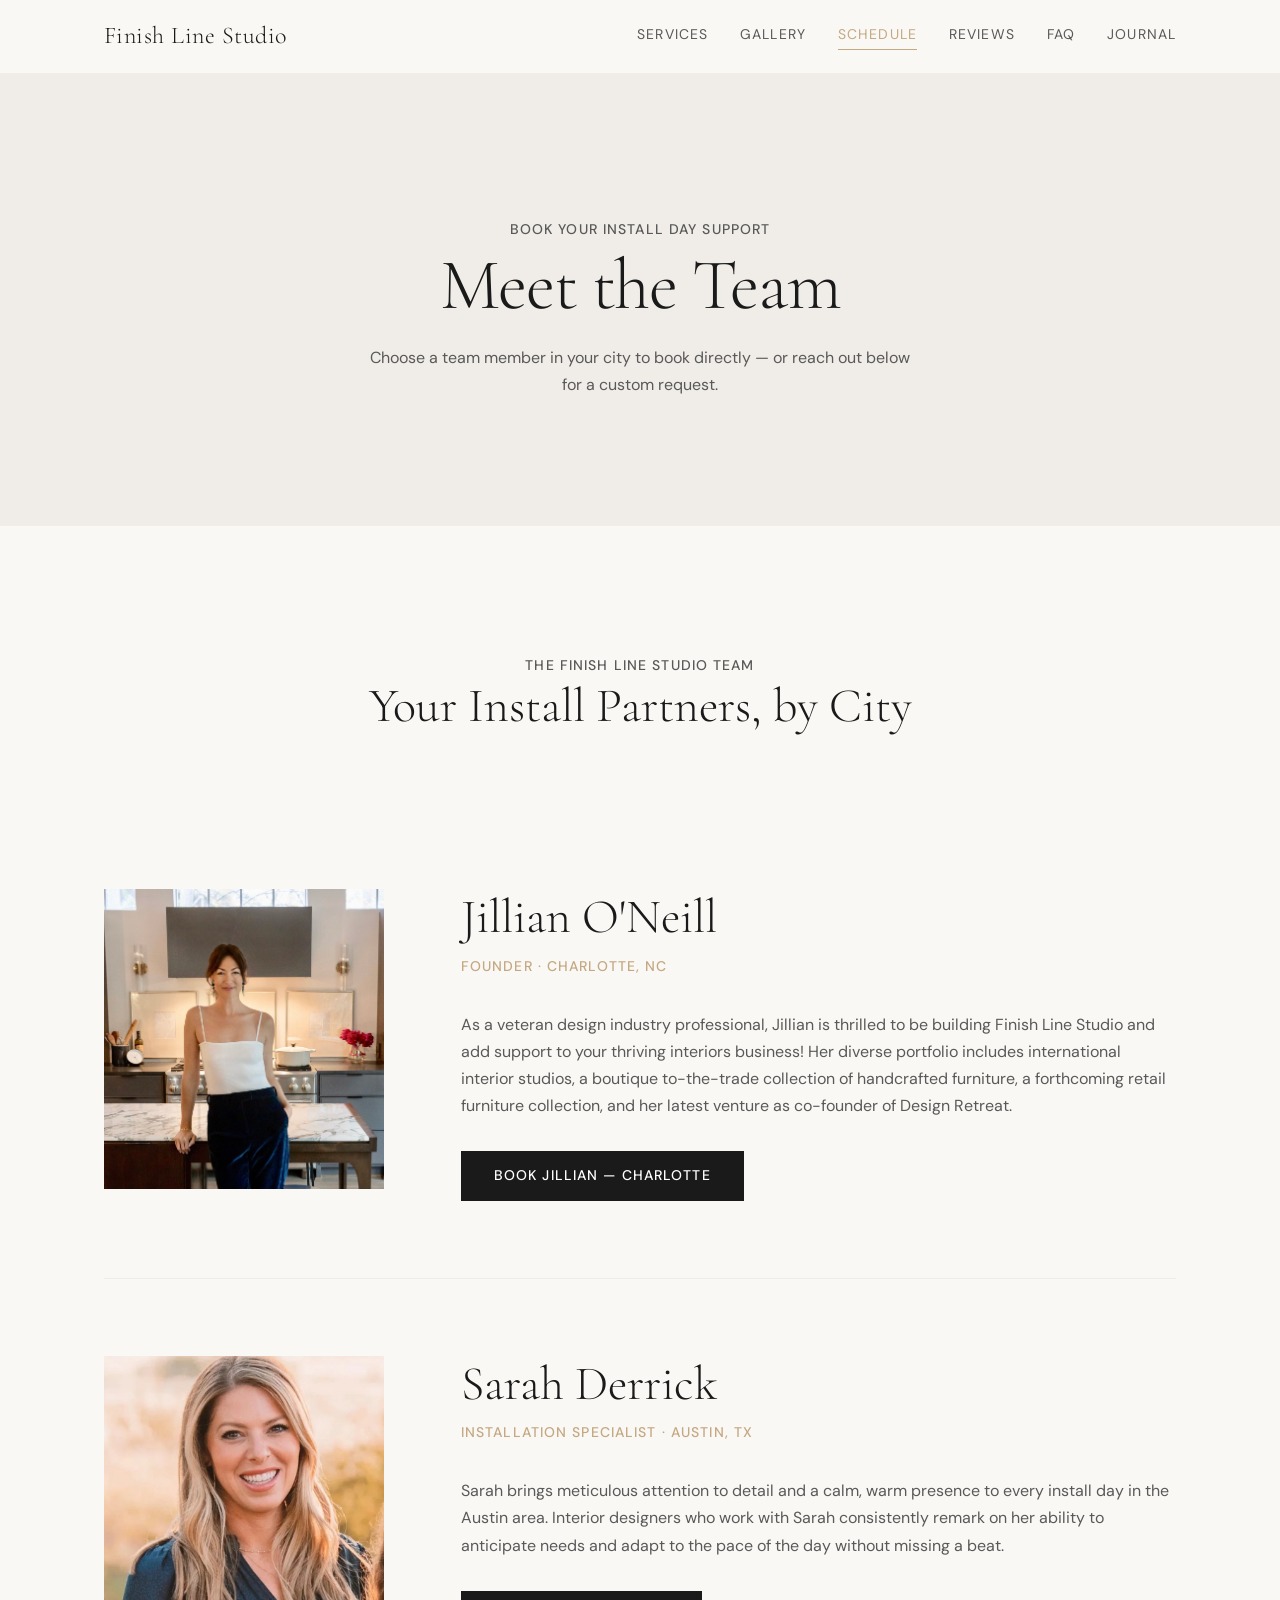
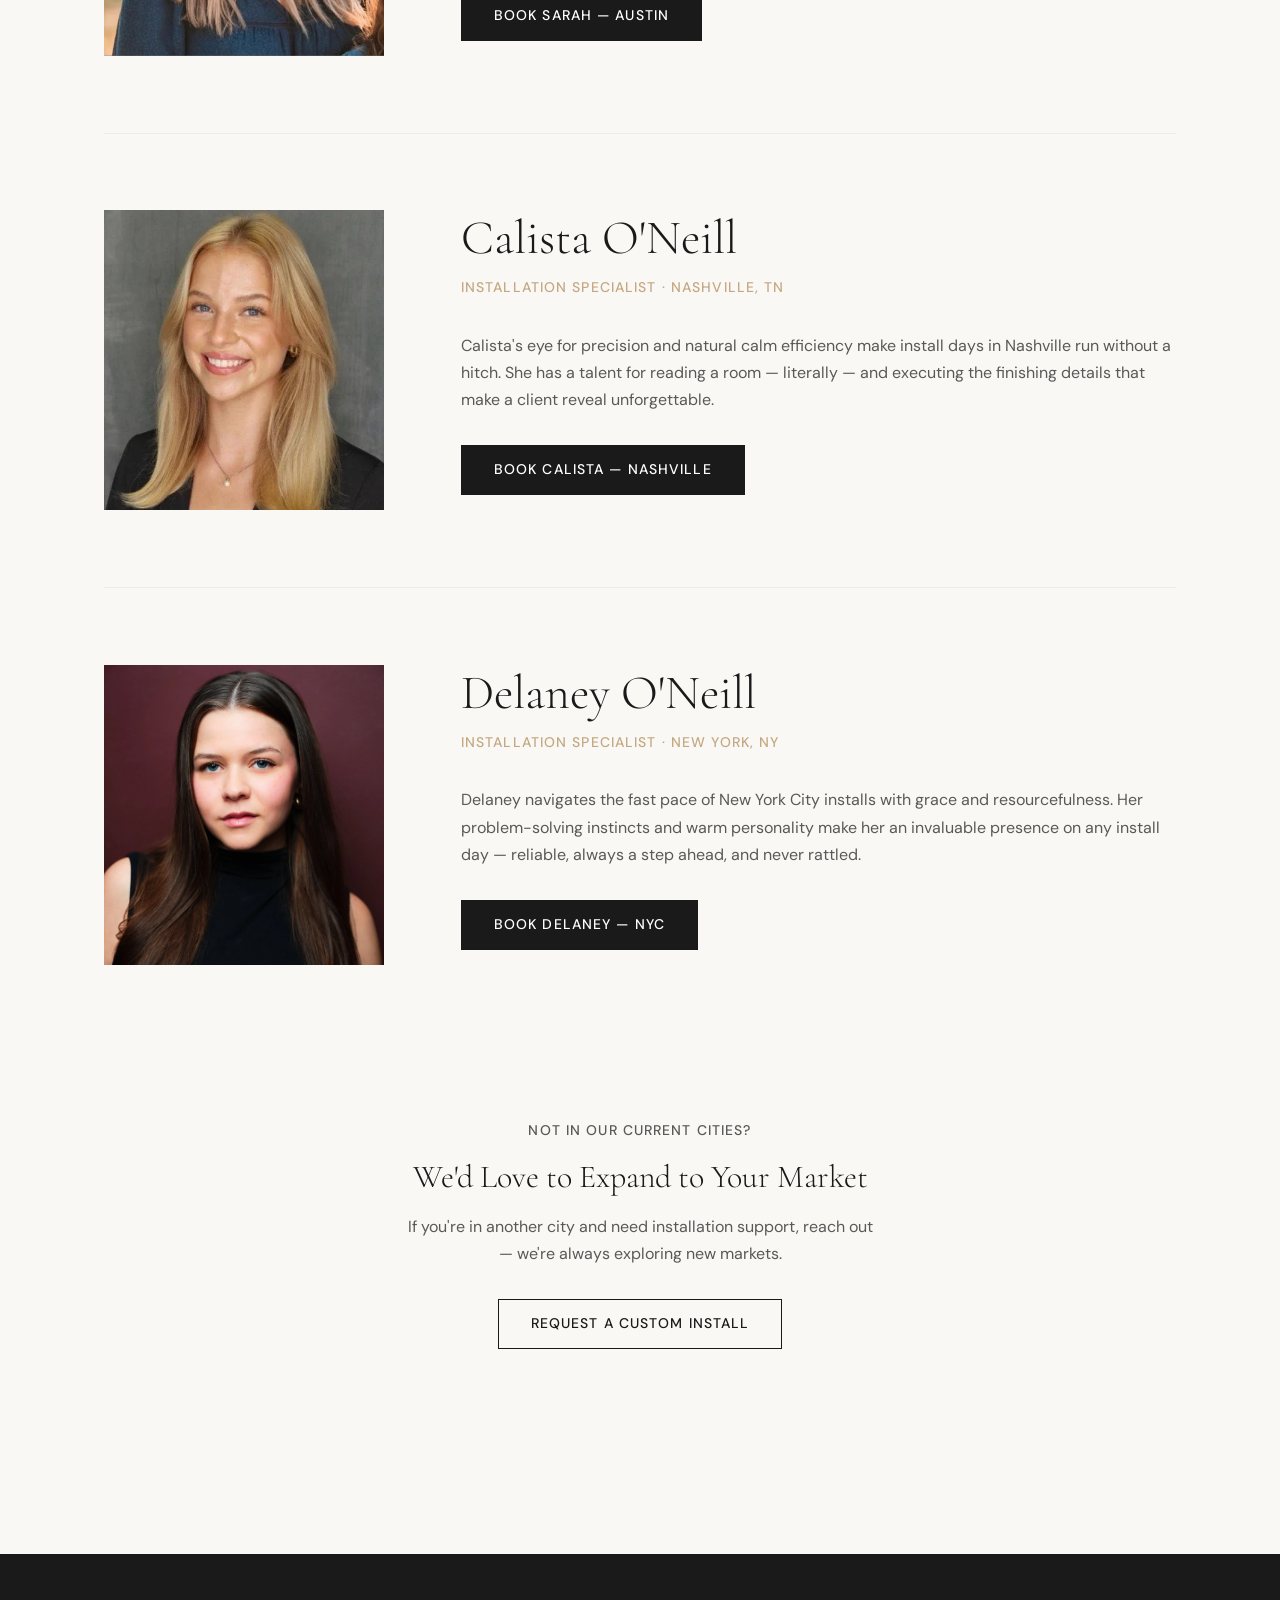
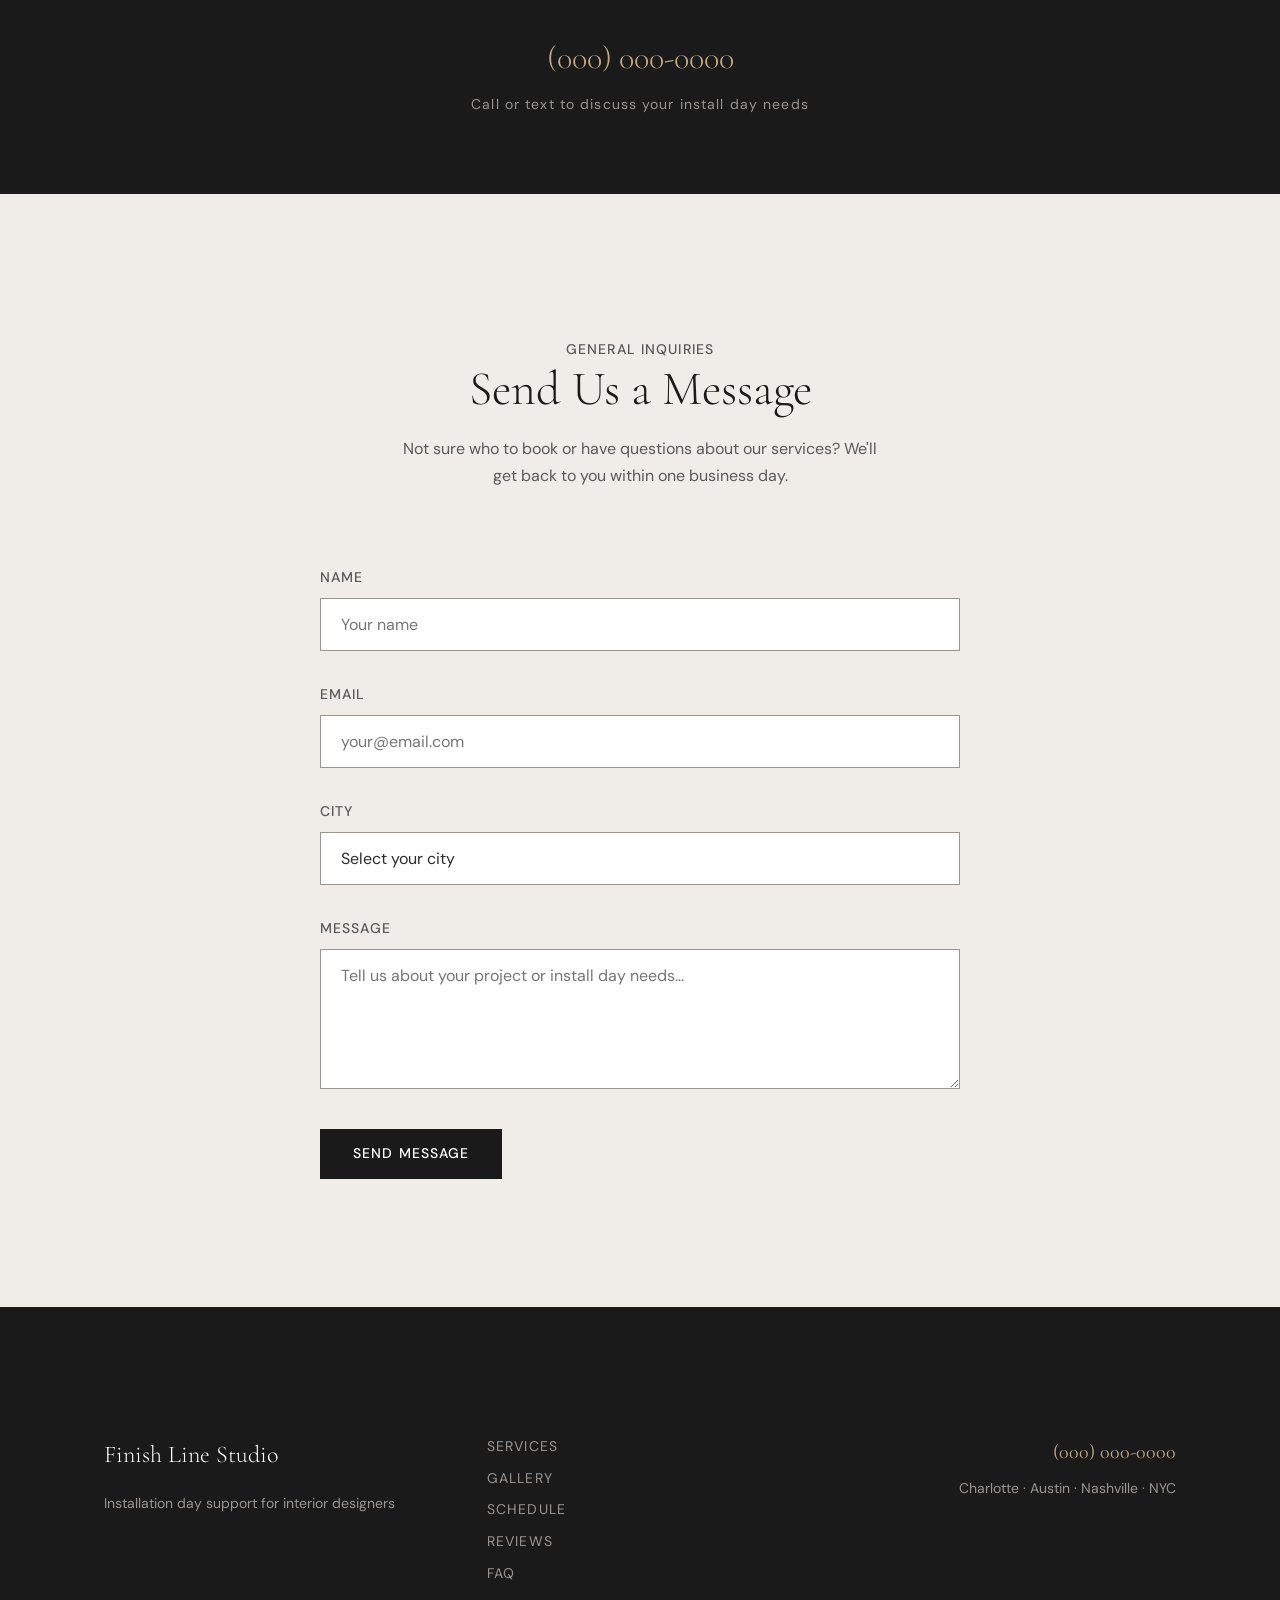
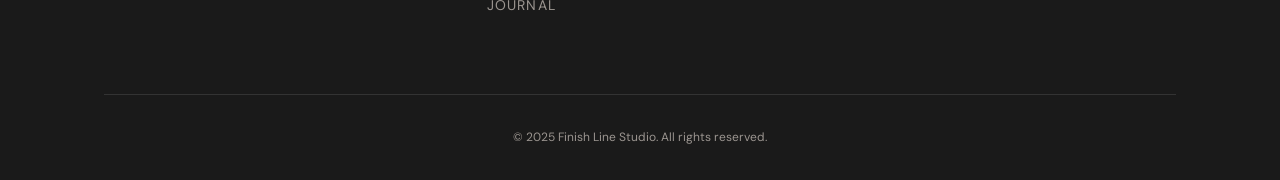
<file: schedule.html>
<!DOCTYPE html>
<html lang="en">
<head>
  <meta charset="UTF-8">
  <meta name="viewport" content="width=device-width, initial-scale=1.0">

  <!-- SEO -->
  <title>Finish Line Studio — Schedule</title>
  <meta name="description" content="Book installation day support with Finish Line Studio. Choose your city and team member — individual Acuity scheduling links for Charlotte, Austin, Nashville, and NYC.">
  <meta name="robots" content="index, follow">
  <link rel="canonical" href="https://landlineleem.github.io/finish-line-studio/schedule.html">

  <!-- Open Graph -->
  <meta property="og:type" content="website">
  <meta property="og:title" content="Finish Line Studio — Schedule">
  <meta property="og:description" content="Book installation day support with Finish Line Studio. Choose your city and team member — individual Acuity scheduling links for Charlotte, Austin, Nashville, and NYC.">
  <meta property="og:url" content="https://landlineleem.github.io/finish-line-studio/schedule.html">
  <meta property="og:image" content="https://landlineleem.github.io/finish-line-studio/images/ui/og-image.jpg">
  <meta property="og:image:width" content="1200">
  <meta property="og:image:height" content="630">

  <!-- Google Fonts -->
  <link rel="preconnect" href="https://fonts.googleapis.com">
  <link rel="preconnect" href="https://fonts.gstatic.com" crossorigin>
  <link href="https://fonts.googleapis.com/css2?family=Cormorant+Garamond:ital,wght@0,300;0,400;0,600;1,300;1,400&family=DM+Sans:opsz,wght@9..40,300;9..40,400;9..40,500&display=swap" rel="stylesheet">

  <!-- AOS -->
  <link rel="stylesheet" href="https://unpkg.com/aos@2.3.4/dist/aos.css">

  <!-- Styles (relative path — works on GitHub Pages subdirectory) -->
  <link rel="stylesheet" href="css/main.css">

  <!-- Favicon -->
  <link rel="icon" type="image/svg+xml" href="images/ui/favicon.svg">
</head>
<body class="page-schedule">

  <header class="site-header">
    <div class="container site-header__inner">
      <a href="index.html" class="site-logo" aria-label="Finish Line Studio — home">
        Finish Line Studio
      </a>
      <button class="menu-toggle" aria-expanded="false" aria-controls="site-nav" aria-label="Open menu">
        <span class="menu-toggle__bar"></span>
        <span class="menu-toggle__bar"></span>
        <span class="menu-toggle__bar"></span>
      </button>
      <nav class="site-nav" id="site-nav" aria-label="Main navigation">
        <a href="services.html" class="nav-link">Services</a>
        <a href="gallery.html" class="nav-link">Gallery</a>
        <a href="schedule.html" class="nav-link">Schedule</a>
        <a href="reviews.html" class="nav-link">Reviews</a>
        <a href="faq.html" class="nav-link">FAQ</a>
        <a href="blog.html" class="nav-link">Journal</a>
      </nav>
    </div>
  </header>

  <main id="main-content">

    <!-- ═══ PAGE HERO ════════════════════════════════════ -->
    <section class="schedule-hero" aria-labelledby="schedule-page-heading">
      <div class="container" data-aos="fade-up">
        <p class="label">Book Your Install Day Support</p>
        <h1 id="schedule-page-heading">Meet the Team</h1>
        <p>Choose a team member in your city to book directly — or reach out below for a custom request.</p>
      </div>
    </section>

    <!-- ═══ TEAM PROFILES ════════════════════════════════ -->
    <section class="team-profiles-section" aria-labelledby="team-profiles-heading">
      <div class="container">
        <div class="team-profiles-section__header" data-aos="fade-up">
          <p class="label">The Finish Line Studio Team</p>
          <h2 id="team-profiles-heading">Your Install Partners, by City</h2>
        </div>

        <!-- Jillian O'Neill — Founder, Charlotte -->
        <article class="team-profile" data-aos="fade-up">
          <img src="images/team/jillian.jpg" alt="Jillian O'Neill" class="team-profile__photo" width="300" height="300" loading="lazy">
          <div class="team-profile__content">
            <h3 class="team-profile__name">Jillian O'Neill</h3>
            <p class="team-profile__role">Founder &middot; Charlotte, NC</p>
            <p class="team-profile__bio">As a veteran design industry professional, Jillian is thrilled to be building Finish Line Studio and add support to your thriving interiors business! Her diverse portfolio includes international interior studios, a boutique to-the-trade collection of handcrafted furniture, a forthcoming retail furniture collection, and her latest venture as co-founder of Design Retreat.</p>
            <a href="https://finishlinestudio.as.me/?appointmentType=83028116" class="btn btn--primary" target="_blank" rel="noopener noreferrer">Book Jillian — Charlotte</a>
          </div>
        </article>

        <!-- Sarah Derrick — Austin -->
        <article class="team-profile" data-aos="fade-up">
          <img src="images/team/sarah.jpg" alt="Sarah Derrick" class="team-profile__photo" width="300" height="300" loading="lazy">
          <div class="team-profile__content">
            <h3 class="team-profile__name">Sarah Derrick</h3>
            <p class="team-profile__role">Installation Specialist &middot; Austin, TX</p>
            <p class="team-profile__bio">Sarah brings meticulous attention to detail and a calm, warm presence to every install day in the Austin area. Interior designers who work with Sarah consistently remark on her ability to anticipate needs and adapt to the pace of the day without missing a beat.</p>
            <a href="https://finishlinestudio.as.me/?appointmentType=83033700" class="btn btn--primary" target="_blank" rel="noopener noreferrer">Book Sarah — Austin</a>
          </div>
        </article>

        <!-- Calista O'Neill — Nashville -->
        <article class="team-profile" data-aos="fade-up">
          <img src="images/team/calista.jpg" alt="Calista O'Neill" class="team-profile__photo" width="300" height="300" loading="lazy">
          <div class="team-profile__content">
            <h3 class="team-profile__name">Calista O'Neill</h3>
            <p class="team-profile__role">Installation Specialist &middot; Nashville, TN</p>
            <p class="team-profile__bio">Calista's eye for precision and natural calm efficiency make install days in Nashville run without a hitch. She has a talent for reading a room — literally — and executing the finishing details that make a client reveal unforgettable.</p>
            <a href="https://finishlinestudio.as.me/?appointmentType=83033747" class="btn btn--primary" target="_blank" rel="noopener noreferrer">Book Calista — Nashville</a>
          </div>
        </article>

        <!-- Delaney O'Neill — NYC -->
        <article class="team-profile" data-aos="fade-up">
          <img src="images/team/delaney.jpg" alt="Delaney O'Neill" class="team-profile__photo" width="300" height="300" loading="lazy">
          <div class="team-profile__content">
            <h3 class="team-profile__name">Delaney O'Neill</h3>
            <p class="team-profile__role">Installation Specialist &middot; New York, NY</p>
            <p class="team-profile__bio">Delaney navigates the fast pace of New York City installs with grace and resourcefulness. Her problem-solving instincts and warm personality make her an invaluable presence on any install day — reliable, always a step ahead, and never rattled.</p>
            <a href="https://finishlinestudio.as.me/?appointmentType=90594503" class="btn btn--primary" target="_blank" rel="noopener noreferrer">Book Delaney — NYC</a>
          </div>
        </article>

        <!-- Other Cities -->
        <div class="text-center" style="padding-block: var(--space-lg);" data-aos="fade-up">
          <p class="label">Not in our current cities?</p>
          <h3 style="font-family: var(--font-serif); font-weight: 300; font-size: var(--text-2xl); margin-block: var(--space-sm);">We'd Love to Expand to Your Market</h3>
          <p style="color: var(--color-text-muted); max-width: 480px; margin-inline: auto; margin-bottom: var(--space-md);">If you're in another city and need installation support, reach out — we're always exploring new markets.</p>
          <a href="mailto:CONTACT@JILLIANONEILL?subject=Custom%20Finish%20Line%20Studio%20Install%20Request" class="btn btn--outline">Request a Custom Install</a>
        </div>

      </div>
    </section>

    <!-- ═══ CONTACT INFO STRIP ════════════════════════════ -->
    <div class="contact-info-strip" aria-label="Contact information">
      <div class="container">
        <a href="tel:+10000000000">(000) 000-0000</a>
        <p>Call or text to discuss your install day needs</p>
      </div>
    </div>

    <!-- ═══ CONTACT FORM ══════════════════════════════════ -->
    <section class="contact-section" aria-labelledby="contact-heading">
      <div class="container">
        <div class="contact-section__header" data-aos="fade-up">
          <p class="label">General Inquiries</p>
          <h2 id="contact-heading">Send Us a Message</h2>
          <p>Not sure who to book or have questions about our services? We'll get back to you within one business day.</p>
        </div>

        <!-- Web3Forms contact form — replace ACCESS_KEY_PLACEHOLDER with key from web3forms.com -->
        <form class="contact-form" id="contact-form" data-aos="fade-up">
          <input type="hidden" name="access_key" value="ACCESS_KEY_PLACEHOLDER">
          <input type="hidden" name="subject" value="Contact Form — Finish Line Studio">
          <input type="hidden" name="redirect" value="false">
          <input type="checkbox" name="botcheck" style="display: none;" tabindex="-1" aria-hidden="true">

          <div class="form-message form-message--success" id="form-success" role="alert">
            Thank you! We'll be in touch within one business day.
          </div>
          <div class="form-message form-message--error" id="form-error" role="alert">
            Something went wrong. Please try again or call us at (000) 000-0000.
          </div>

          <div class="form-group">
            <label for="name">Name</label>
            <input type="text" id="name" name="name" placeholder="Your name" required autocomplete="name">
          </div>

          <div class="form-group">
            <label for="email">Email</label>
            <input type="email" id="email" name="email" placeholder="your@email.com" required autocomplete="email">
          </div>

          <div class="form-group">
            <label for="city">City</label>
            <select id="city" name="city" required>
              <option value="" disabled selected>Select your city</option>
              <option value="Charlotte">Charlotte, NC</option>
              <option value="Austin">Austin, TX</option>
              <option value="Nashville">Nashville, TN</option>
              <option value="NYC">New York, NY</option>
              <option value="Other">Other city</option>
            </select>
          </div>

          <div class="form-group">
            <label for="message">Message</label>
            <textarea id="message" name="message" placeholder="Tell us about your project or install day needs..." required></textarea>
          </div>

          <button type="submit" class="btn btn--primary">Send Message</button>
        </form>

      </div>
    </section>

  </main>

  <footer class="site-footer">
    <div class="container site-footer__inner">
      <div class="footer-brand">
        <p class="footer-logo">Finish Line Studio</p>
        <p class="footer-tagline">Installation day support for interior designers</p>
      </div>
      <nav class="footer-nav" aria-label="Footer navigation">
        <a href="services.html">Services</a>
        <a href="gallery.html">Gallery</a>
        <a href="schedule.html">Schedule</a>
        <a href="reviews.html">Reviews</a>
        <a href="faq.html">FAQ</a>
        <a href="blog.html">Journal</a>
      </nav>
      <div class="footer-contact">
        <a href="tel:+10000000000">(000) 000-0000</a>
        <p>Charlotte &middot; Austin &middot; Nashville &middot; NYC</p>
      </div>
    </div>
    <div class="container">
      <p class="footer-legal">&copy; 2025 Finish Line Studio. All rights reserved.</p>
    </div>
  </footer>

  <!-- AOS script (before </body>, after content) -->
  <script src="https://unpkg.com/aos@2.3.4/dist/aos.js"></script>
  <!-- Main JS (relative path — works on GitHub Pages subdirectory) -->
  <script src="js/main.js" defer></script>
  <script>
    // Web3Forms AJAX submission — shows inline success/error, no page redirect
    const contactForm = document.getElementById('contact-form');
    if (contactForm) {
      contactForm.addEventListener('submit', async (e) => {
        e.preventDefault();
        const formData = new FormData(contactForm);
        const successMsg = document.getElementById('form-success');
        const errorMsg = document.getElementById('form-error');

        try {
          const res = await fetch('https://api.web3forms.com/submit', {
            method: 'POST',
            body: formData
          });
          const data = await res.json();
          if (data.success) {
            successMsg.style.display = 'block';
            errorMsg.style.display = 'none';
            contactForm.reset();
          } else {
            throw new Error(data.message);
          }
        } catch {
          errorMsg.style.display = 'block';
          successMsg.style.display = 'none';
        }
      });
    }
  </script>
</body>
</html>
</file>
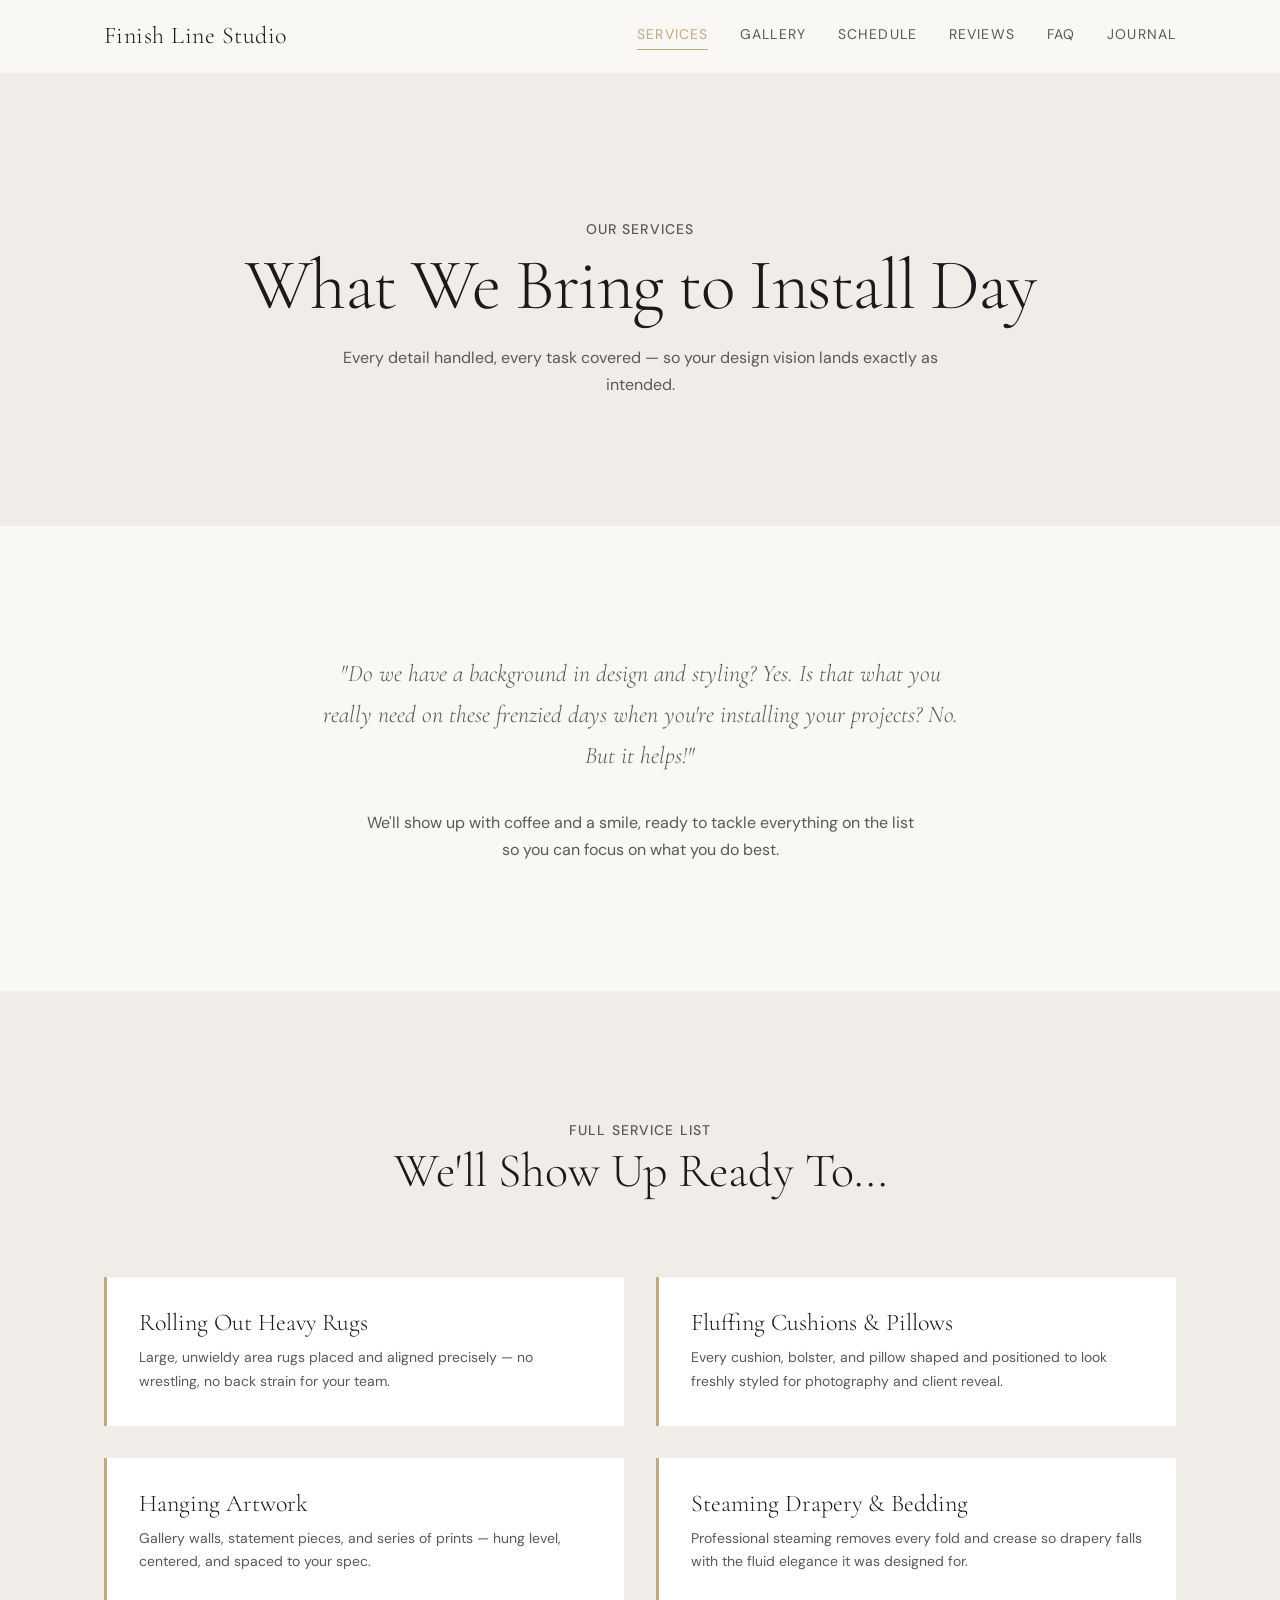
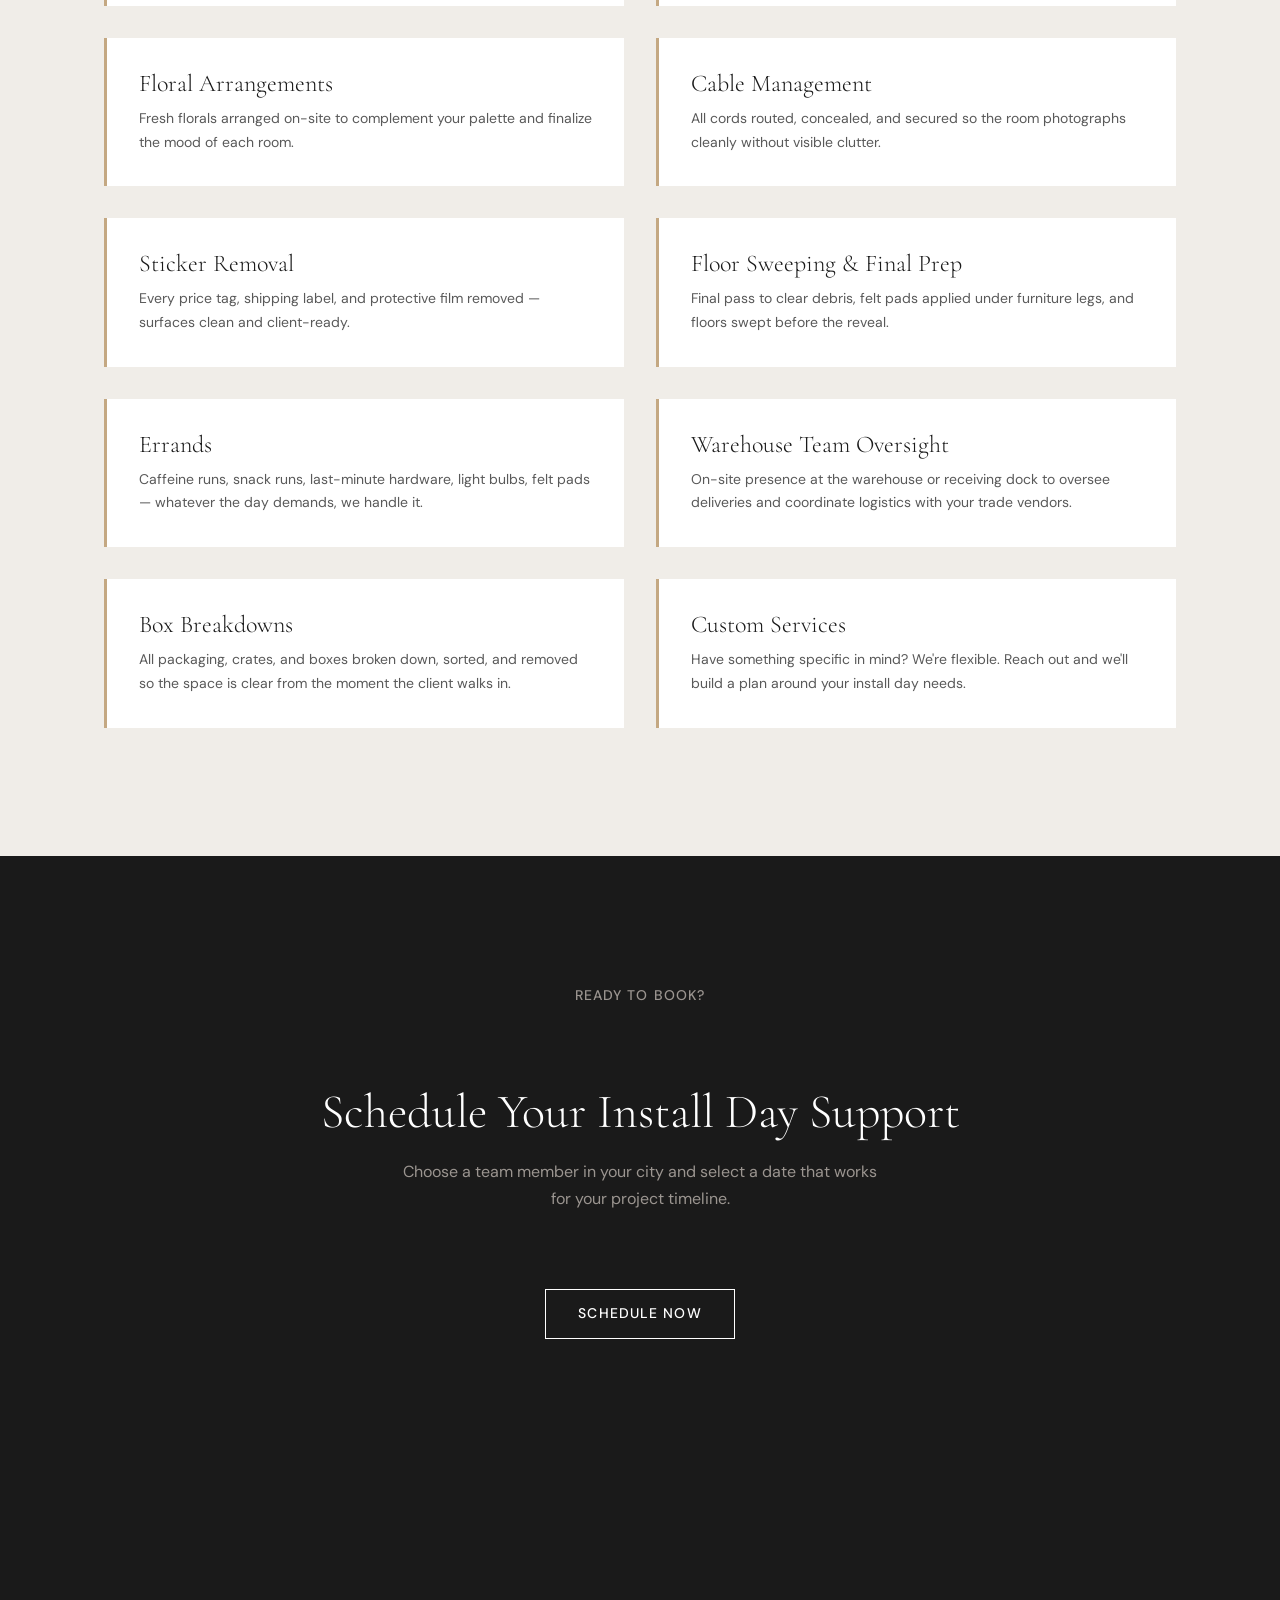
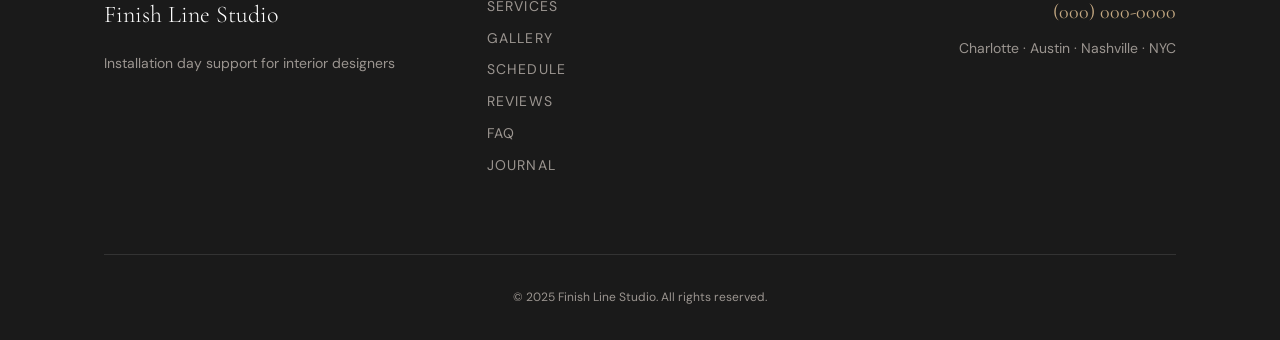
<file: services.html>
<!DOCTYPE html>
<html lang="en">
<head>
  <meta charset="UTF-8">
  <meta name="viewport" content="width=device-width, initial-scale=1.0">

  <!-- SEO -->
  <title>Finish Line Studio — Services</title>
  <meta name="description" content="Professional installation day support services for interior designers — rug rolling, artwork hanging, drapery steaming, floral arrangements, and more.">
  <meta name="robots" content="index, follow">
  <link rel="canonical" href="https://landlineleem.github.io/finish-line-studio/services.html">

  <!-- Open Graph -->
  <meta property="og:type" content="website">
  <meta property="og:title" content="Finish Line Studio — Services">
  <meta property="og:description" content="Professional installation day support services for interior designers — rug rolling, artwork hanging, drapery steaming, floral arrangements, and more.">
  <meta property="og:url" content="https://landlineleem.github.io/finish-line-studio/services.html">
  <meta property="og:image" content="https://landlineleem.github.io/finish-line-studio/images/ui/og-image.jpg">
  <meta property="og:image:width" content="1200">
  <meta property="og:image:height" content="630">

  <!-- Google Fonts -->
  <link rel="preconnect" href="https://fonts.googleapis.com">
  <link rel="preconnect" href="https://fonts.gstatic.com" crossorigin>
  <link href="https://fonts.googleapis.com/css2?family=Cormorant+Garamond:ital,wght@0,300;0,400;0,600;1,300;1,400&family=DM+Sans:opsz,wght@9..40,300;9..40,400;9..40,500&display=swap" rel="stylesheet">

  <!-- AOS -->
  <link rel="stylesheet" href="https://unpkg.com/aos@2.3.4/dist/aos.css">

  <!-- Styles (relative path — works on GitHub Pages subdirectory) -->
  <link rel="stylesheet" href="css/main.css">

  <!-- Favicon -->
  <link rel="icon" type="image/svg+xml" href="images/ui/favicon.svg">
</head>
<body class="page-services">

  <header class="site-header">
    <div class="container site-header__inner">
      <a href="index.html" class="site-logo" aria-label="Finish Line Studio — home">
        Finish Line Studio
      </a>
      <button class="menu-toggle" aria-expanded="false" aria-controls="site-nav" aria-label="Open menu">
        <span class="menu-toggle__bar"></span>
        <span class="menu-toggle__bar"></span>
        <span class="menu-toggle__bar"></span>
      </button>
      <nav class="site-nav" id="site-nav" aria-label="Main navigation">
        <a href="services.html" class="nav-link">Services</a>
        <a href="gallery.html" class="nav-link">Gallery</a>
        <a href="schedule.html" class="nav-link">Schedule</a>
        <a href="reviews.html" class="nav-link">Reviews</a>
        <a href="faq.html" class="nav-link">FAQ</a>
        <a href="blog.html" class="nav-link">Journal</a>
      </nav>
    </div>
  </header>

  <main id="main-content">

    <!-- ═══ PAGE HERO ════════════════════════════════════ -->
    <section class="services-page-hero" aria-labelledby="services-page-heading">
      <div class="container" data-aos="fade-up">
        <p class="label">Our Services</p>
        <h1 id="services-page-heading">What We Bring to Install Day</h1>
        <p>Every detail handled, every task covered — so your design vision lands exactly as intended.</p>
      </div>
    </section>

    <!-- ═══ BRANDED INTRO ════════════════════════════════ -->
    <section class="services-intro" aria-label="Introduction">
      <div class="container">
        <blockquote data-aos="fade-up">
          "Do we have a background in design and styling? Yes. Is that what you really need on these frenzied days when you're installing your projects? No. But it helps!"
        </blockquote>
        <p class="text-center mt-md" data-aos="fade-up" style="color: var(--color-text-muted); max-width: 560px; margin-inline: auto;">
          We'll show up with coffee and a smile, ready to tackle everything on the list so you can focus on what you do best.
        </p>
      </div>
    </section>

    <!-- ═══ SERVICES LIST ════════════════════════════════ -->
    <section class="services-list-section" aria-labelledby="services-list-heading">
      <div class="container">
        <div class="services-list-section__header" data-aos="fade-up">
          <p class="label">Full Service List</p>
          <h2 id="services-list-heading">We'll Show Up Ready To...</h2>
        </div>
        <div class="services-full-grid">

          <article class="service-item" data-aos="fade-up" data-aos-delay="0">
            <h3 class="service-item__title">Rolling Out Heavy Rugs</h3>
            <p class="service-item__desc">Large, unwieldy area rugs placed and aligned precisely — no wrestling, no back strain for your team.</p>
          </article>

          <article class="service-item" data-aos="fade-up" data-aos-delay="50">
            <h3 class="service-item__title">Fluffing Cushions &amp; Pillows</h3>
            <p class="service-item__desc">Every cushion, bolster, and pillow shaped and positioned to look freshly styled for photography and client reveal.</p>
          </article>

          <article class="service-item" data-aos="fade-up" data-aos-delay="100">
            <h3 class="service-item__title">Hanging Artwork</h3>
            <p class="service-item__desc">Gallery walls, statement pieces, and series of prints — hung level, centered, and spaced to your spec.</p>
          </article>

          <article class="service-item" data-aos="fade-up" data-aos-delay="150">
            <h3 class="service-item__title">Steaming Drapery &amp; Bedding</h3>
            <p class="service-item__desc">Professional steaming removes every fold and crease so drapery falls with the fluid elegance it was designed for.</p>
          </article>

          <article class="service-item" data-aos="fade-up" data-aos-delay="200">
            <h3 class="service-item__title">Floral Arrangements</h3>
            <p class="service-item__desc">Fresh florals arranged on-site to complement your palette and finalize the mood of each room.</p>
          </article>

          <article class="service-item" data-aos="fade-up" data-aos-delay="250">
            <h3 class="service-item__title">Cable Management</h3>
            <p class="service-item__desc">All cords routed, concealed, and secured so the room photographs cleanly without visible clutter.</p>
          </article>

          <article class="service-item" data-aos="fade-up" data-aos-delay="300">
            <h3 class="service-item__title">Sticker Removal</h3>
            <p class="service-item__desc">Every price tag, shipping label, and protective film removed — surfaces clean and client-ready.</p>
          </article>

          <article class="service-item" data-aos="fade-up" data-aos-delay="350">
            <h3 class="service-item__title">Floor Sweeping &amp; Final Prep</h3>
            <p class="service-item__desc">Final pass to clear debris, felt pads applied under furniture legs, and floors swept before the reveal.</p>
          </article>

          <article class="service-item" data-aos="fade-up" data-aos-delay="400">
            <h3 class="service-item__title">Errands</h3>
            <p class="service-item__desc">Caffeine runs, snack runs, last-minute hardware, light bulbs, felt pads — whatever the day demands, we handle it.</p>
          </article>

          <article class="service-item" data-aos="fade-up" data-aos-delay="450">
            <h3 class="service-item__title">Warehouse Team Oversight</h3>
            <p class="service-item__desc">On-site presence at the warehouse or receiving dock to oversee deliveries and coordinate logistics with your trade vendors.</p>
          </article>

          <article class="service-item" data-aos="fade-up" data-aos-delay="500">
            <h3 class="service-item__title">Box Breakdowns</h3>
            <p class="service-item__desc">All packaging, crates, and boxes broken down, sorted, and removed so the space is clear from the moment the client walks in.</p>
          </article>

          <article class="service-item" data-aos="fade-up" data-aos-delay="550">
            <h3 class="service-item__title">Custom Services</h3>
            <p class="service-item__desc">Have something specific in mind? We're flexible. Reach out and we'll build a plan around your install day needs.</p>
          </article>

        </div>
      </div>
    </section>

    <!-- ═══ BOOKING CTA ════════════════════════════════════ -->
    <section class="services-cta-section" aria-labelledby="services-cta-heading">
      <div class="container" data-aos="fade-up">
        <p class="label" style="color: var(--color-warm-gray);">Ready to Book?</p>
        <h2 id="services-cta-heading">Schedule Your Install Day Support</h2>
        <p>Choose a team member in your city and select a date that works for your project timeline.</p>
        <a href="schedule.html" class="btn btn--light">Schedule Now</a>
      </div>
    </section>

  </main>

  <footer class="site-footer">
    <div class="container site-footer__inner">
      <div class="footer-brand">
        <p class="footer-logo">Finish Line Studio</p>
        <p class="footer-tagline">Installation day support for interior designers</p>
      </div>
      <nav class="footer-nav" aria-label="Footer navigation">
        <a href="services.html">Services</a>
        <a href="gallery.html">Gallery</a>
        <a href="schedule.html">Schedule</a>
        <a href="reviews.html">Reviews</a>
        <a href="faq.html">FAQ</a>
        <a href="blog.html">Journal</a>
      </nav>
      <div class="footer-contact">
        <a href="tel:+10000000000">(000) 000-0000</a>
        <p>Charlotte &middot; Austin &middot; Nashville &middot; NYC</p>
      </div>
    </div>
    <div class="container">
      <p class="footer-legal">&copy; 2025 Finish Line Studio. All rights reserved.</p>
    </div>
  </footer>

  <!-- AOS script (before </body>, after content) -->
  <script src="https://unpkg.com/aos@2.3.4/dist/aos.js"></script>
  <!-- Main JS (relative path — works on GitHub Pages subdirectory) -->
  <script src="js/main.js" defer></script>
</body>
</html>
</file>
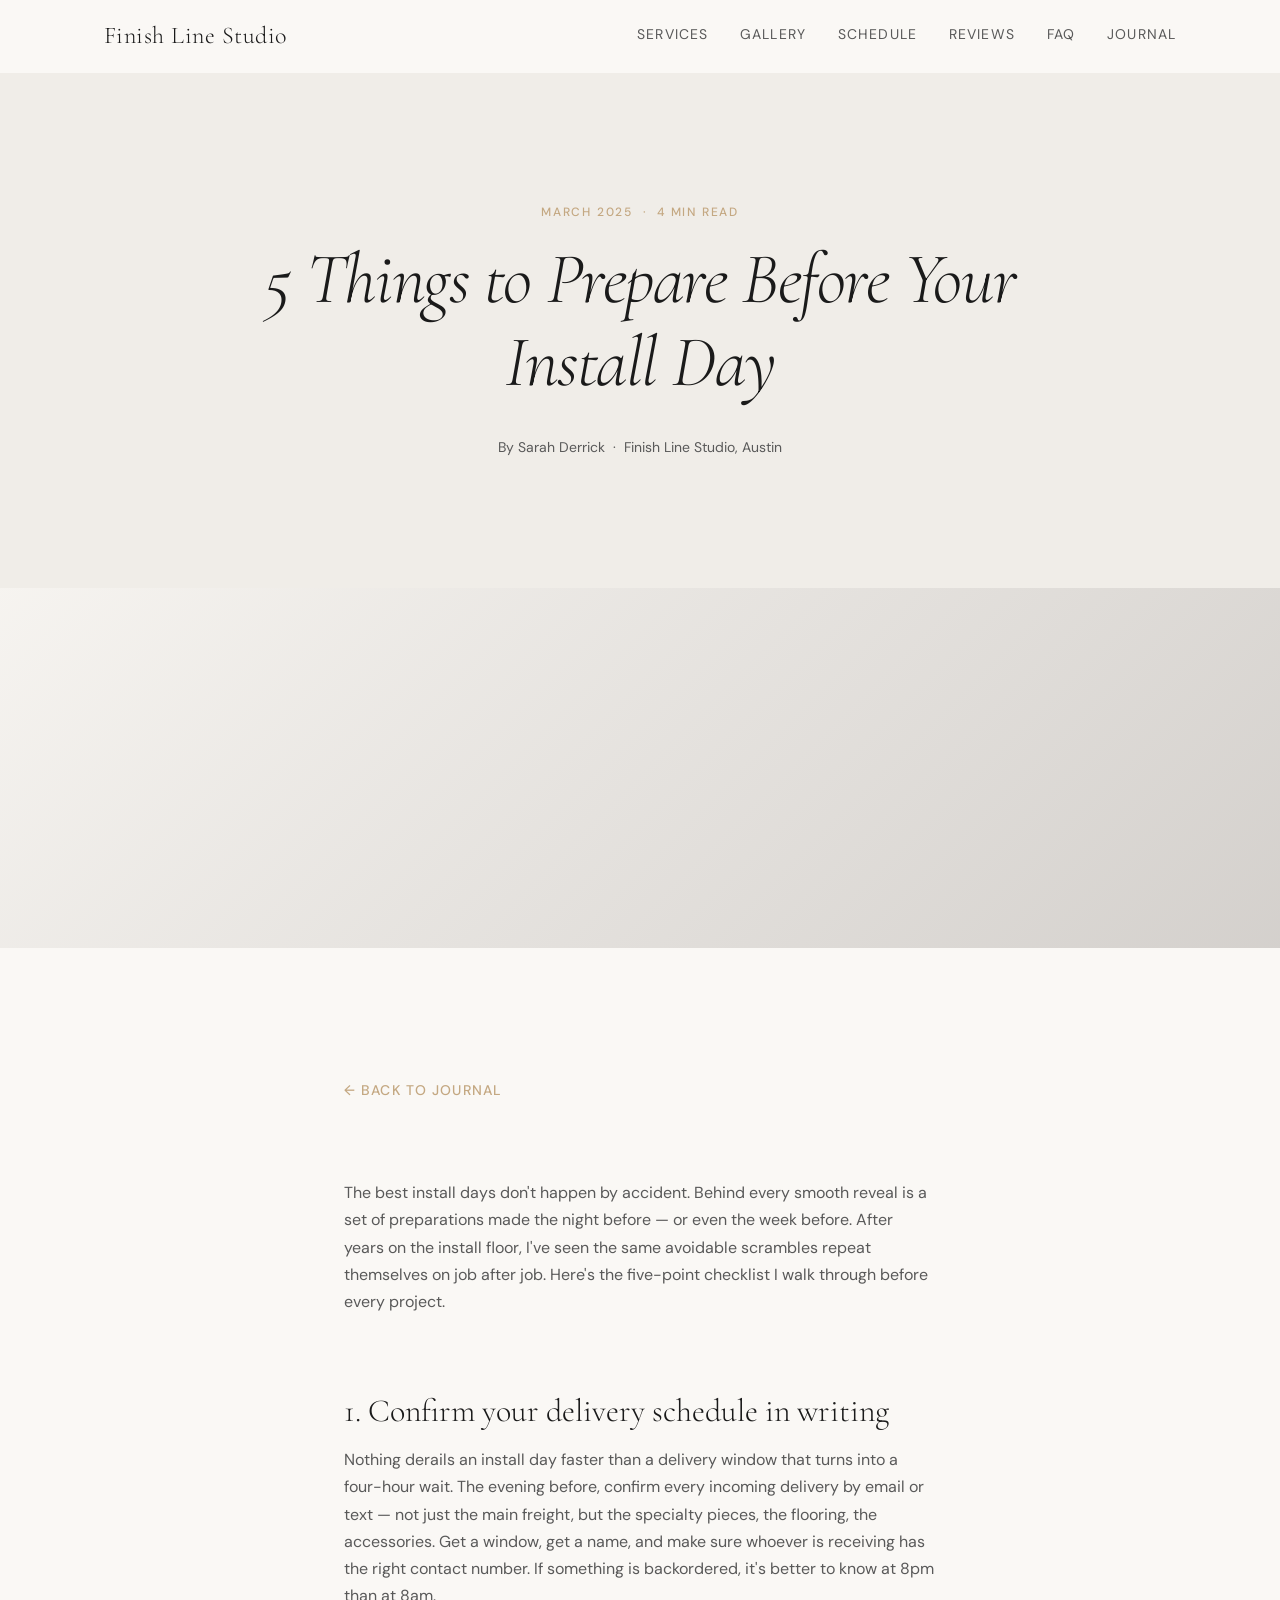
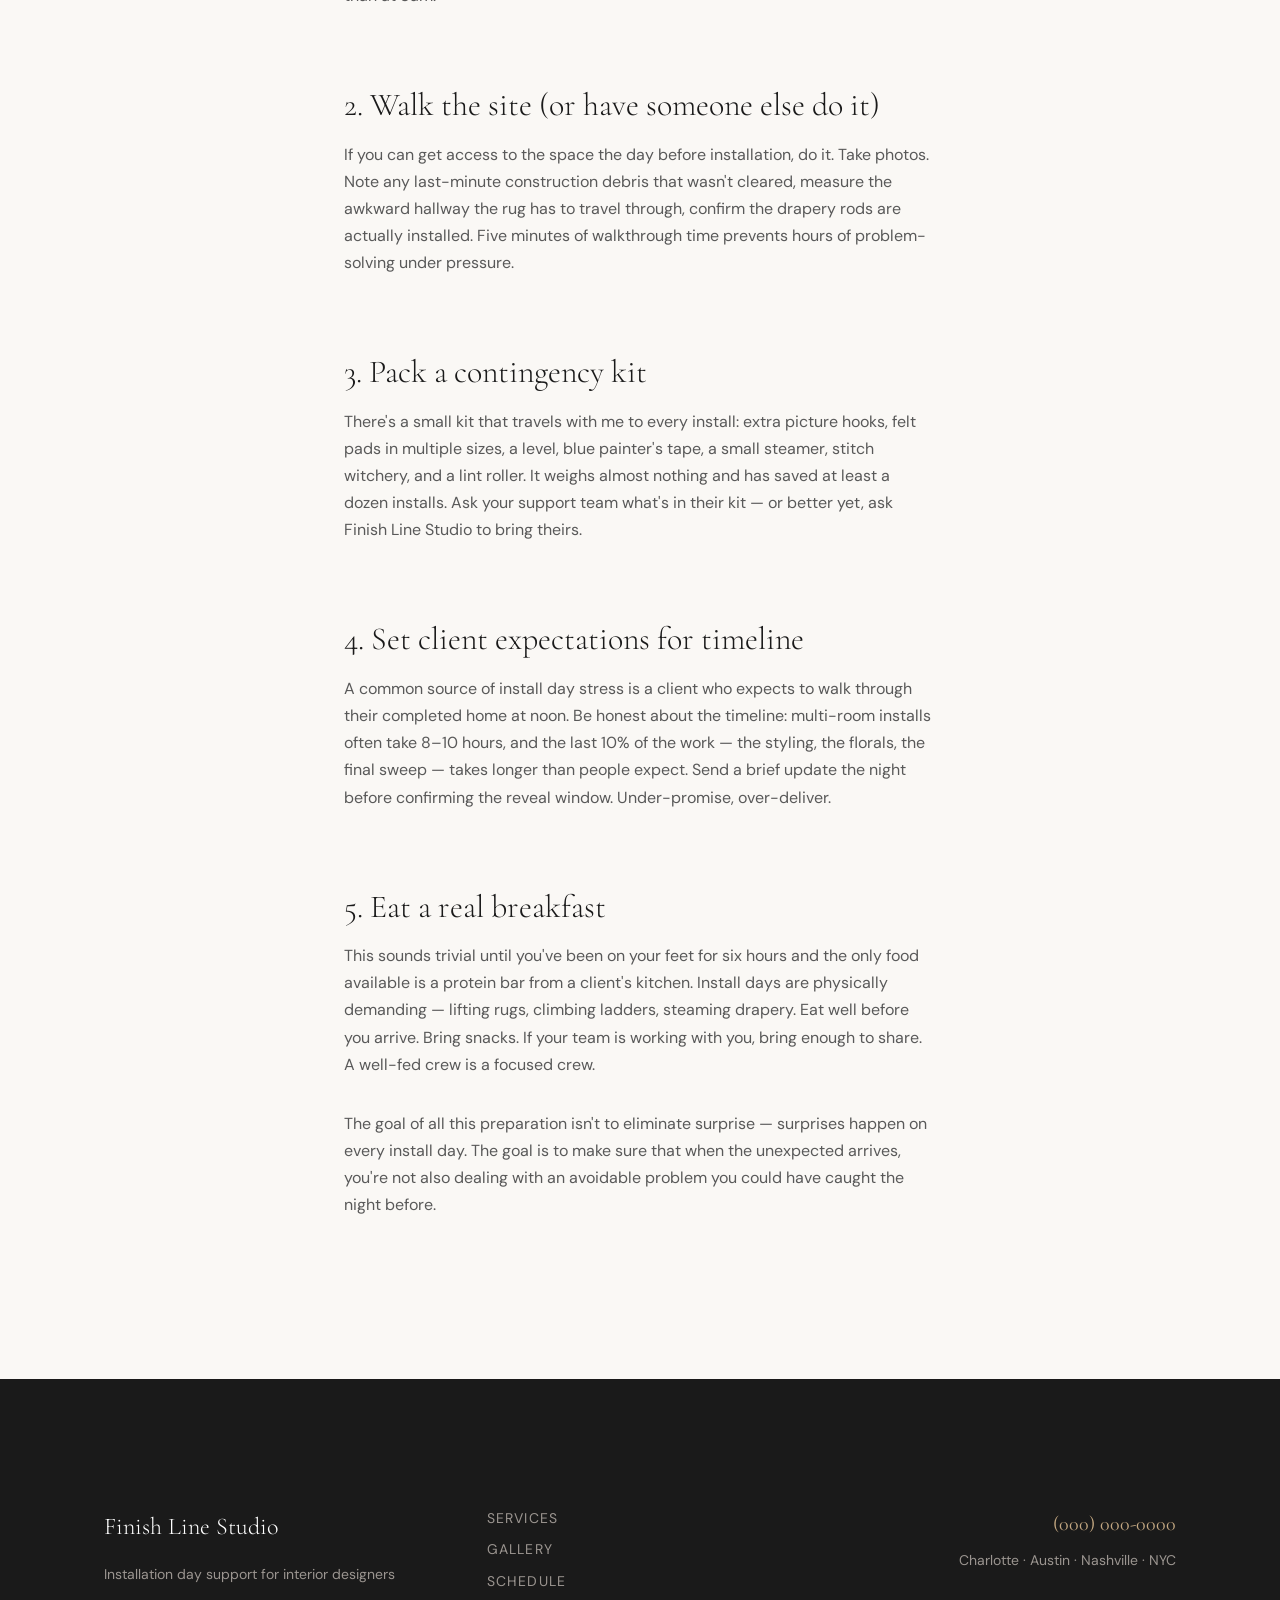
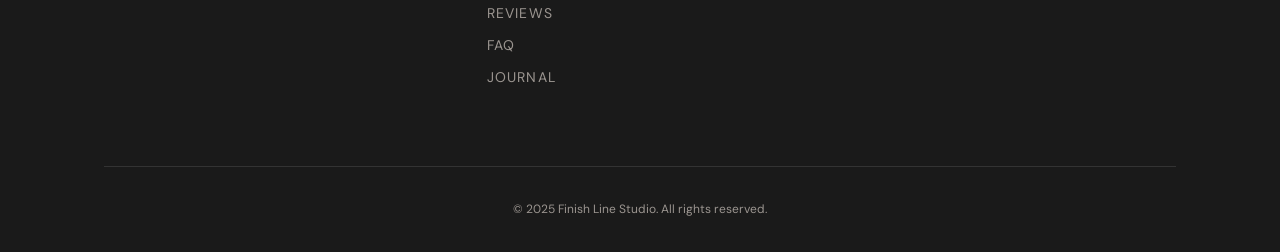
<file: blog/post-1.html>
<!DOCTYPE html>
<html lang="en">
<head>
  <meta charset="UTF-8">
  <meta name="viewport" content="width=device-width, initial-scale=1.0">

  <!-- SEO -->
  <title>5 Things to Prepare Before Your Install Day — Finish Line Studio Journal</title>
  <meta name="description" content="The preparation checklist Finish Line Studio uses before every project — and what designers wish they knew ahead of install day.">
  <meta name="robots" content="index, follow">
  <link rel="canonical" href="https://landlineleem.github.io/finish-line-studio/blog/post-1.html">

  <!-- Open Graph -->
  <meta property="og:type" content="article">
  <meta property="og:title" content="5 Things to Prepare Before Your Install Day">
  <meta property="og:description" content="The preparation checklist Finish Line Studio uses before every project — and what designers wish they knew ahead of install day.">
  <meta property="og:url" content="https://landlineleem.github.io/finish-line-studio/blog/post-1.html">
  <meta property="og:image" content="https://landlineleem.github.io/finish-line-studio/images/ui/og-image.jpg">
  <meta property="og:image:width" content="1200">
  <meta property="og:image:height" content="630">

  <!-- Google Fonts -->
  <link rel="preconnect" href="https://fonts.googleapis.com">
  <link rel="preconnect" href="https://fonts.gstatic.com" crossorigin>
  <link href="https://fonts.googleapis.com/css2?family=Cormorant+Garamond:ital,wght@0,300;0,400;0,600;1,300;1,400&family=DM+Sans:opsz,wght@9..40,300;9..40,400;9..40,500&display=swap" rel="stylesheet">

  <!-- AOS -->
  <link rel="stylesheet" href="https://unpkg.com/aos@2.3.4/dist/aos.css">

  <!-- Styles (one level up from blog/) -->
  <link rel="stylesheet" href="../css/main.css">

  <!-- Favicon -->
  <link rel="icon" type="image/svg+xml" href="../images/ui/favicon.svg">
</head>
<body class="page-blog-post">

  <header class="site-header">
    <div class="container site-header__inner">
      <a href="../index.html" class="site-logo" aria-label="Finish Line Studio — home">
        Finish Line Studio
      </a>
      <button class="menu-toggle" aria-expanded="false" aria-controls="site-nav" aria-label="Open menu">
        <span class="menu-toggle__bar"></span>
        <span class="menu-toggle__bar"></span>
        <span class="menu-toggle__bar"></span>
      </button>
      <nav class="site-nav" id="site-nav" aria-label="Main navigation">
        <a href="../services.html" class="nav-link">Services</a>
        <a href="../gallery.html" class="nav-link">Gallery</a>
        <a href="../schedule.html" class="nav-link">Schedule</a>
        <a href="../reviews.html" class="nav-link">Reviews</a>
        <a href="../faq.html" class="nav-link">FAQ</a>
        <a href="../blog.html" class="nav-link">Journal</a>
      </nav>
    </div>
  </header>

  <main id="main-content">

    <!-- ═══ POST HERO ════════════════════════════════════ -->
    <section class="blog-post-hero" aria-labelledby="post-1-heading">
      <div class="container" data-aos="fade-up">
        <p class="blog-post-hero__meta">March 2025 &nbsp;&middot;&nbsp; 4 min read</p>
        <h1 class="blog-post-hero__title" id="post-1-heading">5 Things to Prepare Before Your Install Day</h1>
        <p class="blog-post-hero__author">By Sarah Derrick &nbsp;&middot;&nbsp; Finish Line Studio, Austin</p>
      </div>
    </section>

    <!-- Hero image placeholder -->
    <div class="blog-post-img-placeholder" role="img" aria-label="Install day preparation — interior design project"></div>

    <!-- ═══ POST BODY ═════════════════════════════════════ -->
    <article class="blog-post-body">
      <div class="container">

        <a href="../blog.html" class="blog-back-link">&larr; Back to Journal</a>

        <p>The best install days don't happen by accident. Behind every smooth reveal is a set of preparations made the night before — or even the week before. After years on the install floor, I've seen the same avoidable scrambles repeat themselves on job after job. Here's the five-point checklist I walk through before every project.</p>

        <h2>1. Confirm your delivery schedule in writing</h2>
        <p>Nothing derails an install day faster than a delivery window that turns into a four-hour wait. The evening before, confirm every incoming delivery by email or text — not just the main freight, but the specialty pieces, the flooring, the accessories. Get a window, get a name, and make sure whoever is receiving has the right contact number. If something is backordered, it's better to know at 8pm than at 8am.</p>

        <h2>2. Walk the site (or have someone else do it)</h2>
        <p>If you can get access to the space the day before installation, do it. Take photos. Note any last-minute construction debris that wasn't cleared, measure the awkward hallway the rug has to travel through, confirm the drapery rods are actually installed. Five minutes of walkthrough time prevents hours of problem-solving under pressure.</p>

        <h2>3. Pack a contingency kit</h2>
        <p>There's a small kit that travels with me to every install: extra picture hooks, felt pads in multiple sizes, a level, blue painter's tape, a small steamer, stitch witchery, and a lint roller. It weighs almost nothing and has saved at least a dozen installs. Ask your support team what's in their kit — or better yet, ask Finish Line Studio to bring theirs.</p>

        <h2>4. Set client expectations for timeline</h2>
        <p>A common source of install day stress is a client who expects to walk through their completed home at noon. Be honest about the timeline: multi-room installs often take 8–10 hours, and the last 10% of the work — the styling, the florals, the final sweep — takes longer than people expect. Send a brief update the night before confirming the reveal window. Under-promise, over-deliver.</p>

        <h2>5. Eat a real breakfast</h2>
        <p>This sounds trivial until you've been on your feet for six hours and the only food available is a protein bar from a client's kitchen. Install days are physically demanding — lifting rugs, climbing ladders, steaming drapery. Eat well before you arrive. Bring snacks. If your team is working with you, bring enough to share. A well-fed crew is a focused crew.</p>

        <p>The goal of all this preparation isn't to eliminate surprise — surprises happen on every install day. The goal is to make sure that when the unexpected arrives, you're not also dealing with an avoidable problem you could have caught the night before.</p>

      </div>
    </article>

  </main>

  <footer class="site-footer">
    <div class="container site-footer__inner">
      <div class="footer-brand">
        <p class="footer-logo">Finish Line Studio</p>
        <p class="footer-tagline">Installation day support for interior designers</p>
      </div>
      <nav class="footer-nav" aria-label="Footer navigation">
        <a href="../services.html">Services</a>
        <a href="../gallery.html">Gallery</a>
        <a href="../schedule.html">Schedule</a>
        <a href="../reviews.html">Reviews</a>
        <a href="../faq.html">FAQ</a>
        <a href="../blog.html">Journal</a>
      </nav>
      <div class="footer-contact">
        <a href="tel:+10000000000">(000) 000-0000</a>
        <p>Charlotte &middot; Austin &middot; Nashville &middot; NYC</p>
      </div>
    </div>
    <div class="container">
      <p class="footer-legal">&copy; 2025 Finish Line Studio. All rights reserved.</p>
    </div>
  </footer>

  <!-- AOS -->
  <script src="https://unpkg.com/aos@2.3.4/dist/aos.js"></script>
  <!-- Main JS (one level up) -->
  <script src="../js/main.js" defer></script>
</body>
</html>
</file>
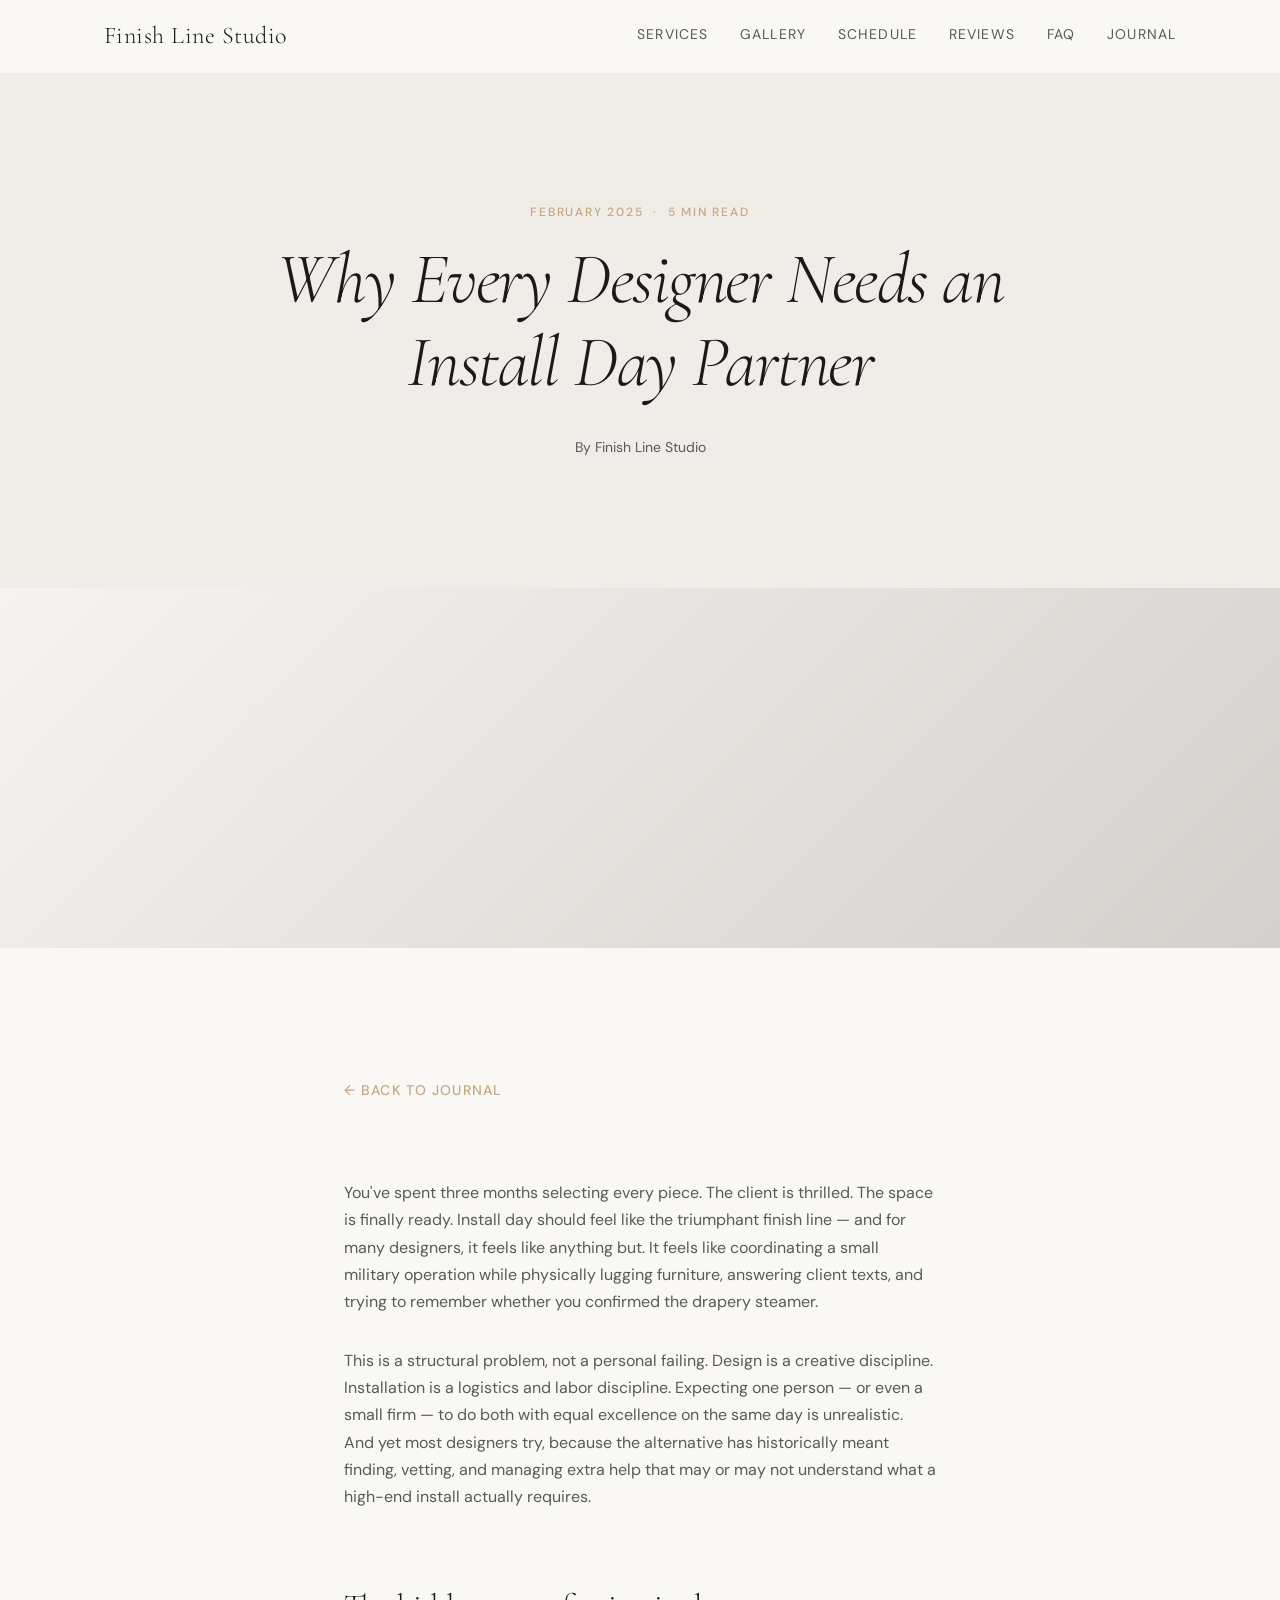
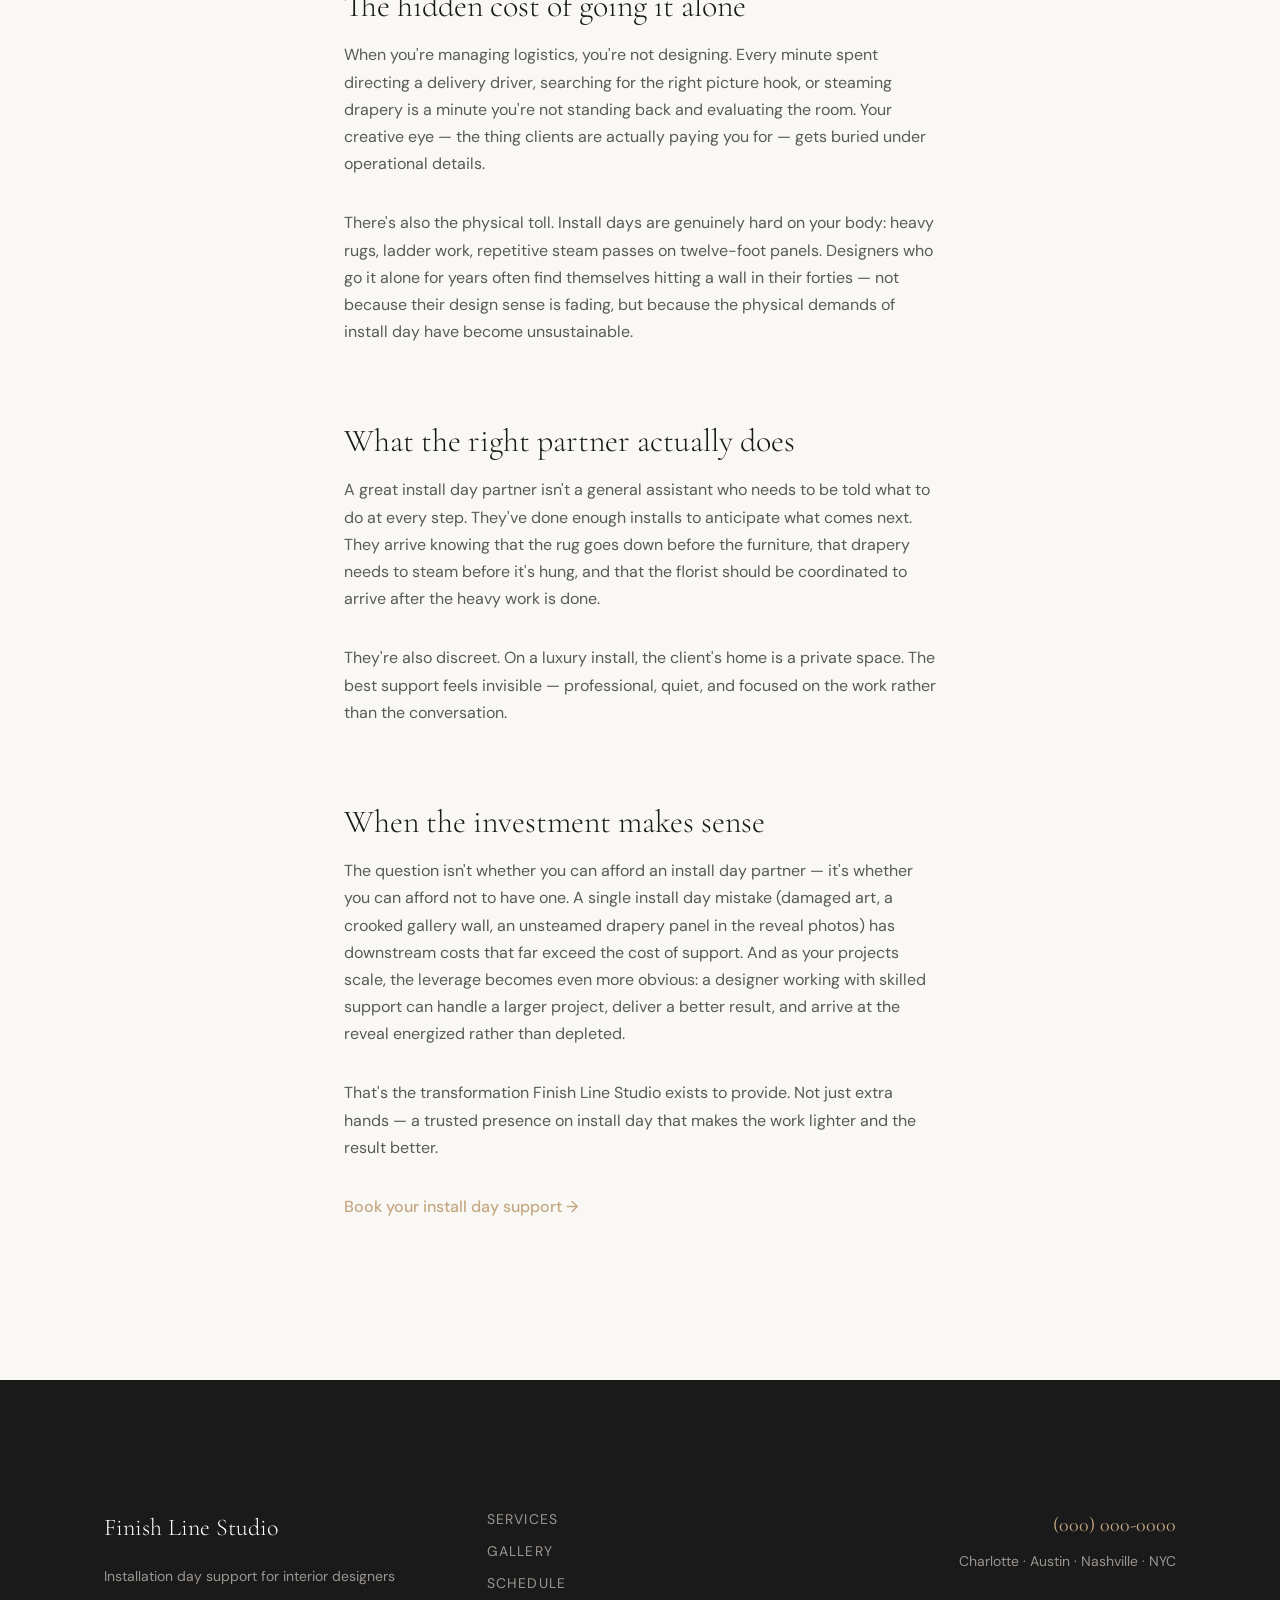
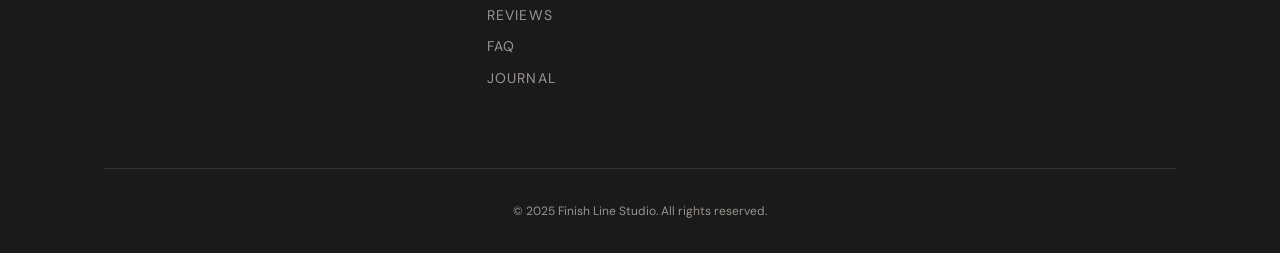
<file: blog/post-2.html>
<!DOCTYPE html>
<html lang="en">
<head>
  <meta charset="UTF-8">
  <meta name="viewport" content="width=device-width, initial-scale=1.0">

  <!-- SEO -->
  <title>Why Every Designer Needs an Install Day Partner — Finish Line Studio Journal</title>
  <meta name="description" content="You've spent months on the design. Here's why having the right install day support changes everything — from the first delivery to the final reveal.">
  <meta name="robots" content="index, follow">
  <link rel="canonical" href="https://landlineleem.github.io/finish-line-studio/blog/post-2.html">

  <!-- Open Graph -->
  <meta property="og:type" content="article">
  <meta property="og:title" content="Why Every Designer Needs an Install Day Partner">
  <meta property="og:description" content="You've spent months on the design. Here's why having the right install day support changes everything — from the first delivery to the final reveal.">
  <meta property="og:url" content="https://landlineleem.github.io/finish-line-studio/blog/post-2.html">
  <meta property="og:image" content="https://landlineleem.github.io/finish-line-studio/images/ui/og-image.jpg">
  <meta property="og:image:width" content="1200">
  <meta property="og:image:height" content="630">

  <!-- Google Fonts -->
  <link rel="preconnect" href="https://fonts.googleapis.com">
  <link rel="preconnect" href="https://fonts.gstatic.com" crossorigin>
  <link href="https://fonts.googleapis.com/css2?family=Cormorant+Garamond:ital,wght@0,300;0,400;0,600;1,300;1,400&family=DM+Sans:opsz,wght@9..40,300;9..40,400;9..40,500&display=swap" rel="stylesheet">

  <!-- AOS -->
  <link rel="stylesheet" href="https://unpkg.com/aos@2.3.4/dist/aos.css">

  <!-- Styles (one level up from blog/) -->
  <link rel="stylesheet" href="../css/main.css">

  <!-- Favicon -->
  <link rel="icon" type="image/svg+xml" href="../images/ui/favicon.svg">
</head>
<body class="page-blog-post">

  <header class="site-header">
    <div class="container site-header__inner">
      <a href="../index.html" class="site-logo" aria-label="Finish Line Studio — home">
        Finish Line Studio
      </a>
      <button class="menu-toggle" aria-expanded="false" aria-controls="site-nav" aria-label="Open menu">
        <span class="menu-toggle__bar"></span>
        <span class="menu-toggle__bar"></span>
        <span class="menu-toggle__bar"></span>
      </button>
      <nav class="site-nav" id="site-nav" aria-label="Main navigation">
        <a href="../services.html" class="nav-link">Services</a>
        <a href="../gallery.html" class="nav-link">Gallery</a>
        <a href="../schedule.html" class="nav-link">Schedule</a>
        <a href="../reviews.html" class="nav-link">Reviews</a>
        <a href="../faq.html" class="nav-link">FAQ</a>
        <a href="../blog.html" class="nav-link">Journal</a>
      </nav>
    </div>
  </header>

  <main id="main-content">

    <!-- ═══ POST HERO ════════════════════════════════════ -->
    <section class="blog-post-hero" aria-labelledby="post-2-heading">
      <div class="container" data-aos="fade-up">
        <p class="blog-post-hero__meta">February 2025 &nbsp;&middot;&nbsp; 5 min read</p>
        <h1 class="blog-post-hero__title" id="post-2-heading">Why Every Designer Needs an Install Day Partner</h1>
        <p class="blog-post-hero__author">By Finish Line Studio</p>
      </div>
    </section>

    <!-- Hero image placeholder -->
    <div class="blog-post-img-placeholder" role="img" aria-label="Interior designer and install day partner working together"></div>

    <!-- ═══ POST BODY ═════════════════════════════════════ -->
    <article class="blog-post-body">
      <div class="container">

        <a href="../blog.html" class="blog-back-link">&larr; Back to Journal</a>

        <p>You've spent three months selecting every piece. The client is thrilled. The space is finally ready. Install day should feel like the triumphant finish line — and for many designers, it feels like anything but. It feels like coordinating a small military operation while physically lugging furniture, answering client texts, and trying to remember whether you confirmed the drapery steamer.</p>

        <p>This is a structural problem, not a personal failing. Design is a creative discipline. Installation is a logistics and labor discipline. Expecting one person — or even a small firm — to do both with equal excellence on the same day is unrealistic. And yet most designers try, because the alternative has historically meant finding, vetting, and managing extra help that may or may not understand what a high-end install actually requires.</p>

        <h2>The hidden cost of going it alone</h2>
        <p>When you're managing logistics, you're not designing. Every minute spent directing a delivery driver, searching for the right picture hook, or steaming drapery is a minute you're not standing back and evaluating the room. Your creative eye — the thing clients are actually paying you for — gets buried under operational details.</p>

        <p>There's also the physical toll. Install days are genuinely hard on your body: heavy rugs, ladder work, repetitive steam passes on twelve-foot panels. Designers who go it alone for years often find themselves hitting a wall in their forties — not because their design sense is fading, but because the physical demands of install day have become unsustainable.</p>

        <h2>What the right partner actually does</h2>
        <p>A great install day partner isn't a general assistant who needs to be told what to do at every step. They've done enough installs to anticipate what comes next. They arrive knowing that the rug goes down before the furniture, that drapery needs to steam before it's hung, and that the florist should be coordinated to arrive after the heavy work is done.</p>

        <p>They're also discreet. On a luxury install, the client's home is a private space. The best support feels invisible — professional, quiet, and focused on the work rather than the conversation.</p>

        <h2>When the investment makes sense</h2>
        <p>The question isn't whether you can afford an install day partner — it's whether you can afford not to have one. A single install day mistake (damaged art, a crooked gallery wall, an unsteamed drapery panel in the reveal photos) has downstream costs that far exceed the cost of support. And as your projects scale, the leverage becomes even more obvious: a designer working with skilled support can handle a larger project, deliver a better result, and arrive at the reveal energized rather than depleted.</p>

        <p>That's the transformation Finish Line Studio exists to provide. Not just extra hands — a trusted presence on install day that makes the work lighter and the result better.</p>

        <p style="margin-top: 2rem;"><a href="../schedule.html" style="color: var(--color-accent); font-weight: 500;">Book your install day support &rarr;</a></p>

      </div>
    </article>

  </main>

  <footer class="site-footer">
    <div class="container site-footer__inner">
      <div class="footer-brand">
        <p class="footer-logo">Finish Line Studio</p>
        <p class="footer-tagline">Installation day support for interior designers</p>
      </div>
      <nav class="footer-nav" aria-label="Footer navigation">
        <a href="../services.html">Services</a>
        <a href="../gallery.html">Gallery</a>
        <a href="../schedule.html">Schedule</a>
        <a href="../reviews.html">Reviews</a>
        <a href="../faq.html">FAQ</a>
        <a href="../blog.html">Journal</a>
      </nav>
      <div class="footer-contact">
        <a href="tel:+10000000000">(000) 000-0000</a>
        <p>Charlotte &middot; Austin &middot; Nashville &middot; NYC</p>
      </div>
    </div>
    <div class="container">
      <p class="footer-legal">&copy; 2025 Finish Line Studio. All rights reserved.</p>
    </div>
  </footer>

  <!-- AOS -->
  <script src="https://unpkg.com/aos@2.3.4/dist/aos.js"></script>
  <!-- Main JS (one level up) -->
  <script src="../js/main.js" defer></script>
</body>
</html>
</file>
<file: css/main.css>
/* ═══════════════════════════════════════════════
   1. DESIGN TOKENS (custom properties at :root)
   ─────────────────────────────────────────────── */
:root {
  /* ─── Color Palette ─────────────────────────────────── */
  --color-white:      #FFFFFF;
  --color-cream:      #FAF8F5;   /* page background */
  --color-stone:      #F0EDE8;   /* subtle section variation */
  --color-warm-gray:  #9B9590;   /* decorative / non-text use only — fails contrast as body text */
  --color-text:       #2C2C2C;   /* primary body text — 12.6:1 on --color-cream */
  --color-text-muted: #595959;   /* secondary text — 7.0:1 on --color-cream — WCAG AA passes */
  --color-accent:     #C4A882;   /* warm gold — CTAs, hover states, decorative borders */
  --color-black:      #1A1A1A;   /* maximum contrast — headings on cream */

  /* ─── Typography ─────────────────────────────────────── */
  --font-serif: 'Cormorant Garamond', Georgia, serif;
  --font-sans:  'DM Sans', system-ui, sans-serif;

  /* ─── Type Scale ──────────────────────────────────────── */
  --text-xs:   0.75rem;
  --text-sm:   0.875rem;
  --text-base: 1rem;
  --text-lg:   1.25rem;
  --text-xl:   1.5rem;
  --text-2xl:  2rem;
  --text-3xl:  clamp(2rem, 4vw, 3rem);
  --text-4xl:  clamp(2.5rem, 6vw, 4.5rem);

  /* ─── Spacing Scale ───────────────────────────────────── */
  --space-xs:  0.5rem;
  --space-sm:  1rem;
  --space-md:  2rem;
  --space-lg:  clamp(3rem, 6vw, 5rem);
  --space-xl:  clamp(5rem, 10vw, 8rem);

  /* ─── Layout ──────────────────────────────────────────── */
  --container-max:  1200px;
  --container-wide: 1440px;
  --gutter:         clamp(1.5rem, 5vw, 4rem);

  /* ─── Transitions ─────────────────────────────────────── */
  --transition-base: 250ms ease;
  --transition-slow: 500ms ease;

  /* ─── Typography Refinements ──────────────────────────── */
  --tracking-wide:  0.08em;
  --tracking-wider: 0.15em;
  --leading-body:   1.7;
  --leading-tight:  1.2;
}

/* ═══════════════════════════════════════════════
   1b. INTRO OVERLAY
   ─────────────────────────────────────────────── */
.intro-overlay {
  position: fixed;
  inset: 0;
  z-index: 9999;
  background: #0a0a0a;
  cursor: url("data:image/svg+xml,<svg xmlns='http://www.w3.org/2000/svg' width='28' height='28' viewBox='0 0 28 28'><text y='22' font-size='22'>✦</text></svg>") 14 14, pointer;
  overflow: hidden;
}

.intro-overlay--hidden {
  display: none;
}

/* ── Back layer: Living room (destination) ── */
.intro-room {
  position: absolute;
  inset: 0;
  z-index: 1;
  pointer-events: none;
}

.intro-room img {
  width: 100%;
  height: 100%;
  object-fit: cover;
}

/* ── Front layer: Mansion photo ── */
.intro-photo {
  position: absolute;
  inset: 0;
  z-index: 2;
  will-change: transform;
  transform: translateZ(0);
  /*
   * Front door center: ~50% horizontal, ~55% vertical.
   * The radial mask + zoom both anchor here.
   */
  transform-origin: 50% 55%;
  -webkit-mask-image: radial-gradient(ellipse at 50% 55%, black 100%, black 100%);
  -webkit-mask-size: 300% 300%;
  -webkit-mask-position: center;
  mask-image: radial-gradient(ellipse at 50% 55%, black 100%, black 100%);
  mask-size: 300% 300%;
  mask-position: center;
}

.intro-photo__img {
  width: 100%;
  height: 100%;
  object-fit: cover;
  display: block;
}

/* Ken Burns idle drift */
.intro-photo--idle {
  animation: introKenBurns 20s ease-in-out infinite alternate;
}

@keyframes introKenBurns {
  0%   { transform: scale(1.0) translateZ(0); }
  100% { transform: scale(1.05) translate(-0.5%, -0.3%) translateZ(0); }
}

/* ── Vignette ── */
.intro-vignette {
  position: absolute;
  inset: 0;
  z-index: 3;
  background:
    radial-gradient(ellipse at center, transparent 30%, rgba(0,0,0,0.4) 100%),
    linear-gradient(to top, rgba(0,0,0,0.6) 0%, transparent 40%);
  pointer-events: none;
}

/* ── Brand text ── */
.intro-text {
  position: absolute;
  bottom: clamp(3rem, 8vh, 6rem);
  left: 50%;
  transform: translateX(-50%);
  text-align: center;
  z-index: 4;
  width: max(280px, 40vw);
}

.intro-label {
  font-family: var(--font-sans);
  font-size: var(--text-xs);
  color: rgba(196,168,130,0.85);
  text-transform: uppercase;
  letter-spacing: var(--tracking-wider);
  margin-bottom: 0.6rem;
  text-shadow: 0 1px 8px rgba(0,0,0,0.5);
}

.intro-title {
  font-family: var(--font-serif);
  font-weight: 300;
  font-size: clamp(2rem, 5vw, 3.8rem);
  color: #FFFFFF;
  letter-spacing: 0.06em;
  line-height: 1.15;
  margin-bottom: 1rem;
  text-shadow: 0 2px 20px rgba(0,0,0,0.5);
}

.intro-divider {
  width: 50px;
  height: 1px;
  background: var(--color-accent);
  margin: 0 auto 1rem;
  opacity: 0.7;
}

.intro-prompt {
  font-family: var(--font-sans);
  font-size: var(--text-xs);
  color: rgba(255,255,255,0.5);
  text-transform: uppercase;
  letter-spacing: var(--tracking-wider);
  animation: introPromptPulse 2.5s ease-in-out infinite;
  text-shadow: 0 1px 6px rgba(0,0,0,0.5);
}

@keyframes introPromptPulse {
  0%, 100% { opacity: 0.35; }
  50%      { opacity: 0.85; }
}

/* ── Final fade to site ── */
.intro-overlay--fadeout {
  transition: opacity 0.8s ease;
  opacity: 0 !important;
  pointer-events: none;
}

body.intro-active .site-header,
body.intro-active #main-content,
body.intro-active .site-footer {
  opacity: 0;
}

body.intro-revealed .site-header,
body.intro-revealed #main-content,
body.intro-revealed .site-footer {
  opacity: 1;
  transition: opacity 0.6s ease;
}

/* ── Mobile ── */
@media (max-width: 767px) {
  .intro-title {
    font-size: clamp(1.6rem, 7vw, 2.4rem);
  }
  .intro-text {
    bottom: clamp(2rem, 5vh, 4rem);
    width: 85vw;
  }
  .intro-photo {
    transform-origin: 50% 52%;
  }
}

/* ═══════════════════════════════════════════════
   2. CSS RESET
   ─────────────────────────────────────────────── */
*, *::before, *::after {
  box-sizing: border-box;
  margin: 0;
  padding: 0;
}
img, video { display: block; max-width: 100%; }
input, button, textarea, select { font: inherit; }
p, h1, h2, h3, h4, h5, h6 { overflow-wrap: break-word; }

/* ═══════════════════════════════════════════════
   3. BASE / GLOBAL
   ─────────────────────────────────────────────── */
html {
  scroll-behavior: smooth;
}
body {
  background-color: var(--color-cream);
  color: var(--color-text);
  font-family: var(--font-sans);
  font-size: var(--text-base);
  line-height: var(--leading-body);
  -webkit-font-smoothing: antialiased;
  -moz-osx-font-smoothing: grayscale;
  cursor: url("data:image/svg+xml,<svg xmlns='http://www.w3.org/2000/svg' width='24' height='24' viewBox='0 0 24 24'><text y='18' font-size='18'>✦</text></svg>") 12 12, auto;
}
a, button, [role="button"], input[type="submit"], .gallery-item {
  cursor: url("data:image/svg+xml,<svg xmlns='http://www.w3.org/2000/svg' width='28' height='28' viewBox='0 0 28 28'><text y='22' font-size='22'>✦</text></svg>") 14 14, pointer;
}
a {
  color: inherit;
  text-decoration: none;
  transition: color var(--transition-base);
}
a:hover {
  color: var(--color-accent);
}
::selection {
  background-color: var(--color-accent);
  color: var(--color-white);
}

/* ═══════════════════════════════════════════════
   4. TYPOGRAPHY
   ─────────────────────────────────────────────── */
h1, h2, h3, h4, h5, h6 {
  font-family: var(--font-serif);
  font-weight: 300;
  line-height: var(--leading-tight);
  color: var(--color-black);
}
h1 { font-size: var(--text-4xl); letter-spacing: -0.02em; }
h2 { font-size: var(--text-3xl); }
h3 { font-size: var(--text-2xl); }
h4 { font-size: var(--text-xl); }
h5 { font-size: var(--text-lg); }
h6 { font-size: var(--text-base); font-weight: 500; }

p {
  font-size: var(--text-base);
  line-height: var(--leading-body);
  color: var(--color-text);
}
p + p {
  margin-top: var(--space-sm);
}

.lead {
  font-size: var(--text-lg);
  line-height: var(--leading-body);
  color: var(--color-text-muted);
}

/* Uppercase label treatment */
.label {
  font-family: var(--font-sans);
  font-size: var(--text-sm);
  font-weight: 500;
  letter-spacing: var(--tracking-wide);
  text-transform: uppercase;
  color: var(--color-text-muted);
}

/* Hero section label — wider tracking */
.label--hero {
  letter-spacing: var(--tracking-wider);
}

/* Serif display text */
.display {
  font-family: var(--font-serif);
  font-weight: 300;
  font-style: italic;
}

/* ═══════════════════════════════════════════════
   5. LAYOUT UTILITIES
   ─────────────────────────────────────────────── */
.container {
  width: 100%;
  max-width: var(--container-max);
  margin-inline: auto;
  padding-inline: var(--gutter);
}

.container--wide {
  max-width: var(--container-wide);
}

.section {
  padding-block: var(--space-xl);
}

.section--stone {
  background-color: var(--color-stone);
}

.grid {
  display: grid;
  gap: var(--space-md);
}

.grid--2 { grid-template-columns: repeat(2, 1fr); }
.grid--3 { grid-template-columns: repeat(3, 1fr); }

/* On mobile, grids collapse to single column */
@media (max-width: 767px) {
  .grid--2,
  .grid--3 {
    grid-template-columns: 1fr;
  }
}

/* ═══════════════════════════════════════════════
   6. COMPONENTS
   ─────────────────────────────────────────────── */

/* ── Site Header ─── */
.site-header {
  position: sticky;
  top: 0;
  z-index: 100;
  background-color: var(--color-cream);
  border-bottom: 1px solid var(--color-stone);
  padding-block: var(--space-sm);
}

.site-header__inner {
  display: flex;
  align-items: center;
  justify-content: space-between;
}

.site-logo {
  font-family: var(--font-serif);
  font-size: var(--text-xl);
  font-weight: 300;
  letter-spacing: 0.02em;
  color: var(--color-black);
}
.site-logo:hover {
  color: var(--color-black);
}

/* ── Navigation ─── */
.site-nav {
  display: flex;
  align-items: center;
  gap: var(--space-md);
}

.nav-link {
  font-family: var(--font-sans);
  font-size: var(--text-sm);
  font-weight: 400;
  letter-spacing: var(--tracking-wide);
  text-transform: uppercase;
  color: var(--color-text-muted);
  transition: color var(--transition-base);
  padding-bottom: 2px;
  border-bottom: 1px solid transparent;
}
.nav-link:hover {
  color: var(--color-black);
  border-bottom-color: var(--color-accent);
}

/* Active nav state via body class */
.page-home     .nav-link[href="index.html"],
.page-services .nav-link[href="services.html"],
.page-schedule .nav-link[href="schedule.html"],
.page-gallery  .nav-link[href="gallery.html"],
.page-reviews  .nav-link[href="reviews.html"],
.page-faq      .nav-link[href="faq.html"],
.page-blog     .nav-link[href="blog.html"] {
  color: var(--color-accent);
  border-bottom-color: var(--color-accent);
}

/* ── Mobile Nav Toggle ─── */
.menu-toggle {
  display: none;
  flex-direction: column;
  justify-content: space-between;
  width: 24px;
  height: 16px;
  background: none;
  border: none;
  cursor: pointer;
  padding: 0;
}
.menu-toggle__bar {
  display: block;
  height: 1px;
  background-color: var(--color-black);
  transition: transform var(--transition-base), opacity var(--transition-base);
}

/* ── Site Footer ─── */
.site-footer {
  background-color: var(--color-black);
  color: var(--color-white);
  padding-block: var(--space-xl) var(--space-md);
}

.site-footer__inner {
  display: grid;
  grid-template-columns: 1fr 1fr 1fr;
  gap: var(--space-lg);
  align-items: start;
  margin-bottom: var(--space-lg);
}

.footer-logo {
  font-family: var(--font-serif);
  font-size: var(--text-xl);
  font-weight: 300;
  color: var(--color-white);
  margin-bottom: var(--space-xs);
}

.footer-tagline {
  font-size: var(--text-sm);
  color: var(--color-warm-gray);
  line-height: var(--leading-body);
}

.footer-nav {
  display: flex;
  flex-direction: column;
  gap: var(--space-xs);
}
.footer-nav a {
  font-size: var(--text-sm);
  letter-spacing: var(--tracking-wide);
  text-transform: uppercase;
  color: var(--color-warm-gray);
  transition: color var(--transition-base);
}
.footer-nav a:hover {
  color: var(--color-white);
}

.footer-contact {
  text-align: right;
}
.footer-contact a {
  font-family: var(--font-serif);
  font-size: var(--text-lg);
  color: var(--color-accent);
  display: block;
  margin-bottom: var(--space-xs);
}
.footer-contact p {
  font-size: var(--text-sm);
  color: var(--color-warm-gray);
}

.footer-legal {
  border-top: 1px solid #333333;
  padding-top: var(--space-md);
  font-size: var(--text-xs);
  color: var(--color-warm-gray);
  text-align: center;
}

/* ── Buttons ─── */
.btn {
  display: inline-flex;
  align-items: center;
  gap: 0.5rem;
  padding: 0.75rem 2rem;
  font-family: var(--font-sans);
  font-size: var(--text-sm);
  font-weight: 500;
  letter-spacing: var(--tracking-wide);
  text-transform: uppercase;
  transition: background-color var(--transition-base), color var(--transition-base), border-color var(--transition-base);
  cursor: pointer;
  border: 1px solid transparent;
  text-decoration: none;
}
.btn--primary {
  background-color: var(--color-black);
  color: var(--color-white);
  border-color: var(--color-black);
}
.btn--primary:hover {
  background-color: var(--color-accent);
  border-color: var(--color-accent);
  color: var(--color-white);
}
.btn--outline {
  background-color: transparent;
  color: var(--color-black);
  border-color: var(--color-black);
}
.btn--outline:hover {
  background-color: var(--color-black);
  color: var(--color-white);
}
.btn--light {
  background-color: transparent;
  color: var(--color-white);
  border-color: var(--color-white);
}
.btn--light:hover {
  background-color: var(--color-white);
  color: var(--color-black);
}

/* ── Divider ─── */
.divider {
  width: 40px;
  height: 1px;
  background-color: var(--color-accent);
  margin-block: var(--space-md);
}

/* ── Card ─── */
.card {
  background-color: var(--color-white);
  padding: var(--space-md);
}

/* ═══════════════════════════════════════════════
   7. PAGES
   ─────────────────────────────────────────────── */

/* ── Hero Section ─── */
.hero {
  position: relative;
  min-height: 90vh;
  display: flex;
  align-items: center;
  justify-content: center;
  overflow: hidden;
  background-color: var(--color-stone);
}

.hero__bg {
  position: absolute;
  inset: 0;
  width: 100%;
  height: 100%;
  object-fit: cover;
  object-position: center;
  opacity: 0.55;
}

.hero__content {
  position: relative;
  z-index: 1;
  text-align: center;
  max-width: 780px;
  padding-inline: var(--gutter);
}

.hero__eyebrow {
  font-family: var(--font-sans);
  font-size: var(--text-sm);
  font-weight: 500;
  letter-spacing: var(--tracking-wider);
  text-transform: uppercase;
  color: var(--color-text-muted);
  margin-bottom: var(--space-md);
}

.hero__heading {
  font-family: var(--font-serif);
  font-size: var(--text-4xl);
  font-weight: 300;
  font-style: italic;
  line-height: 1.15;
  color: var(--color-black);
  margin-bottom: var(--space-md);
}

.hero__subheading {
  font-size: var(--text-lg);
  color: var(--color-text-muted);
  line-height: var(--leading-body);
  margin-bottom: var(--space-lg);
  max-width: 560px;
  margin-inline: auto;
}

/* ── Cities Bar ─── */
.cities-bar {
  background-color: var(--color-black);
  padding-block: var(--space-sm);
  text-align: center;
}

.cities-bar__text {
  font-family: var(--font-serif);
  font-size: var(--text-sm);
  font-weight: 300;
  letter-spacing: var(--tracking-wider);
  color: var(--color-warm-gray);
  text-transform: uppercase;
}

/* ── Services Overview (home page preview cards) ─── */
.services-overview {
  padding-block: var(--space-xl);
}

.services-overview__header {
  text-align: center;
  margin-bottom: var(--space-lg);
}

.services-overview__header p {
  color: var(--color-text-muted);
  max-width: 560px;
  margin-inline: auto;
  margin-top: var(--space-sm);
}

.service-card {
  background-color: var(--color-white);
  padding: var(--space-md);
  border-top: 2px solid var(--color-accent);
  transition: box-shadow var(--transition-base);
}

.service-card:hover {
  box-shadow: 0 4px 24px rgba(0,0,0,0.08);
}

.service-card__icon {
  font-size: var(--text-2xl);
  margin-bottom: var(--space-sm);
  display: block;
  line-height: 1;
}

.service-card__title {
  font-family: var(--font-serif);
  font-size: var(--text-xl);
  font-weight: 300;
  color: var(--color-black);
  margin-bottom: var(--space-xs);
}

.service-card__desc {
  font-size: var(--text-sm);
  color: var(--color-text-muted);
  line-height: var(--leading-body);
}

/* ── Team Cards ─── */
.team-section {
  padding-block: var(--space-xl);
  background-color: var(--color-stone);
}

.team-section__header {
  text-align: center;
  margin-bottom: var(--space-lg);
}

.team-card {
  background-color: var(--color-white);
  overflow: hidden;
  transition: box-shadow var(--transition-base);
}

.team-card:hover {
  box-shadow: 0 8px 32px rgba(0,0,0,0.10);
}

.team-card__photo {
  width: 100%;
  aspect-ratio: 4/5;
  object-fit: cover;
  object-position: top center;
  background-color: var(--color-stone);
  display: block;
}

.team-card__photo-placeholder {
  width: 100%;
  aspect-ratio: 4/5;
  background-color: var(--color-stone);
  display: flex;
  align-items: center;
  justify-content: center;
  color: var(--color-warm-gray);
  font-family: var(--font-serif);
  font-size: var(--text-lg);
  font-style: italic;
}

.team-card__photo {
  width: 100%;
  aspect-ratio: 4/5;
  object-fit: cover;
  display: block;
}

.team-card__body {
  padding: var(--space-md);
}

.team-card__name {
  font-family: var(--font-serif);
  font-size: var(--text-xl);
  font-weight: 300;
  color: var(--color-black);
  margin-bottom: var(--space-xs);
}

.team-card__city {
  font-size: var(--text-sm);
  font-weight: 500;
  letter-spacing: var(--tracking-wide);
  text-transform: uppercase;
  color: var(--color-accent);
  margin-bottom: var(--space-sm);
}

.team-card__bio {
  font-size: var(--text-sm);
  color: var(--color-text-muted);
  line-height: var(--leading-body);
  margin-bottom: var(--space-md);
}

/* ── Testimonial Pull Quote ─── */
.testimonial-section {
  padding-block: var(--space-xl);
  background-color: var(--color-black);
}

.testimonial-quote {
  max-width: 760px;
  margin-inline: auto;
  text-align: center;
}

.testimonial-quote__mark {
  font-family: var(--font-serif);
  font-size: 6rem;
  font-weight: 300;
  color: var(--color-accent);
  line-height: 0.5;
  display: block;
  margin-bottom: var(--space-md);
}

.testimonial-quote__text {
  font-family: var(--font-serif);
  font-size: var(--text-2xl);
  font-weight: 300;
  font-style: italic;
  color: var(--color-white);
  line-height: 1.45;
  margin-bottom: var(--space-md);
}

.testimonial-quote__attribution {
  font-size: var(--text-sm);
  font-weight: 500;
  letter-spacing: var(--tracking-wide);
  text-transform: uppercase;
  color: var(--color-warm-gray);
}

/* ── Newsletter Signup ─── */
.newsletter-section {
  padding-block: var(--space-xl);
  background-color: var(--color-stone);
  text-align: center;
}

.newsletter-section h2 {
  margin-bottom: var(--space-sm);
}

.newsletter-section p {
  color: var(--color-text-muted);
  margin-bottom: var(--space-lg);
  max-width: 480px;
  margin-inline: auto;
}

.newsletter-form {
  display: flex;
  gap: var(--space-sm);
  max-width: 480px;
  margin-inline: auto;
  justify-content: center;
}

.newsletter-form input[type="email"] {
  flex: 1;
  padding: 0.75rem 1.25rem;
  border: 1px solid var(--color-warm-gray);
  background-color: var(--color-white);
  font-family: var(--font-sans);
  font-size: var(--text-sm);
  color: var(--color-text);
  outline: none;
  transition: border-color var(--transition-base);
}

.newsletter-form input[type="email"]:focus {
  border-color: var(--color-accent);
}

.newsletter-form input[type="email"]::placeholder {
  color: var(--color-warm-gray);
}

/* ── Mission Statement Strip ─── */
.mission-strip {
  padding-block: var(--space-xl);
  text-align: center;
  background-color: var(--color-cream);
}

.mission-strip__text {
  font-family: var(--font-serif);
  font-size: var(--text-3xl);
  font-weight: 300;
  font-style: italic;
  color: var(--color-black);
  max-width: 720px;
  margin-inline: auto;
  line-height: 1.3;
}

/* ── Services Page — Full List ─── */
.services-page-hero {
  padding-block: var(--space-xl);
  background-color: var(--color-stone);
  text-align: center;
}

.services-page-hero p {
  max-width: 640px;
  margin-inline: auto;
  margin-top: var(--space-sm);
  color: var(--color-text-muted);
}

.services-intro {
  padding-block: var(--space-xl);
  background-color: var(--color-cream);
}

.services-intro blockquote {
  font-family: var(--font-serif);
  font-size: var(--text-xl);
  font-weight: 300;
  font-style: italic;
  color: var(--color-text-muted);
  max-width: 640px;
  margin-inline: auto;
  text-align: center;
  padding: 0;
  border: none;
}

.services-list-section {
  padding-block: var(--space-xl);
  background-color: var(--color-stone);
}

.services-list-section__header {
  text-align: center;
  margin-bottom: var(--space-lg);
}

.services-full-grid {
  display: grid;
  grid-template-columns: repeat(2, 1fr);
  gap: var(--space-md);
}

.service-item {
  background-color: var(--color-white);
  padding: var(--space-md);
  border-left: 3px solid var(--color-accent);
}

.service-item__title {
  font-family: var(--font-serif);
  font-size: var(--text-xl);
  font-weight: 300;
  color: var(--color-black);
  margin-bottom: var(--space-xs);
}

.service-item__desc {
  font-size: var(--text-sm);
  color: var(--color-text-muted);
  line-height: var(--leading-body);
}

.services-cta-section {
  padding-block: var(--space-xl);
  background-color: var(--color-black);
  text-align: center;
}

.services-cta-section h2 {
  color: var(--color-white);
  margin-bottom: var(--space-sm);
}

.services-cta-section p {
  color: var(--color-warm-gray);
  margin-bottom: var(--space-lg);
  max-width: 480px;
  margin-inline: auto;
}

/* ── Schedule / Team Page ─── */
.schedule-hero {
  padding-block: var(--space-xl);
  background-color: var(--color-stone);
  text-align: center;
}

.schedule-hero p {
  color: var(--color-text-muted);
  max-width: 560px;
  margin-inline: auto;
  margin-top: var(--space-sm);
}

.team-profiles-section {
  padding-block: var(--space-xl);
  background-color: var(--color-cream);
}

.team-profiles-section__header {
  text-align: center;
  margin-bottom: var(--space-lg);
}

.team-profile {
  display: grid;
  grid-template-columns: 280px 1fr;
  gap: var(--space-lg);
  align-items: start;
  padding-block: var(--space-lg);
  border-top: 1px solid var(--color-stone);
}

.team-profile:first-of-type {
  border-top: none;
}

.team-profile__photo,
.team-profile__photo-placeholder {
  width: 100%;
  aspect-ratio: 3/4;
  object-fit: cover;
  object-position: top center;
  background-color: var(--color-stone);
  display: flex;
  align-items: center;
  justify-content: center;
  font-family: var(--font-serif);
  font-style: italic;
  color: var(--color-warm-gray);
}

.team-profile__name {
  font-family: var(--font-serif);
  font-size: var(--text-3xl);
  font-weight: 300;
  color: var(--color-black);
  margin-bottom: var(--space-xs);
}

.team-profile__role {
  font-size: var(--text-sm);
  font-weight: 500;
  letter-spacing: var(--tracking-wide);
  text-transform: uppercase;
  color: var(--color-accent);
  margin-bottom: var(--space-md);
}

.team-profile__bio {
  color: var(--color-text-muted);
  line-height: var(--leading-body);
  margin-bottom: var(--space-md);
}

/* ── Contact Form Section ─── */
.contact-section {
  padding-block: var(--space-xl);
  background-color: var(--color-stone);
}

.contact-section__header {
  text-align: center;
  margin-bottom: var(--space-lg);
}

.contact-section__header p {
  color: var(--color-text-muted);
  max-width: 480px;
  margin-inline: auto;
  margin-top: var(--space-sm);
}

.contact-form {
  max-width: 640px;
  margin-inline: auto;
}

.form-group {
  margin-bottom: var(--space-md);
}

.form-group label {
  display: block;
  font-size: var(--text-sm);
  font-weight: 500;
  letter-spacing: var(--tracking-wide);
  text-transform: uppercase;
  color: var(--color-text-muted);
  margin-bottom: var(--space-xs);
}

.form-group input,
.form-group select,
.form-group textarea {
  width: 100%;
  padding: 0.75rem 1.25rem;
  border: 1px solid var(--color-warm-gray);
  background-color: var(--color-white);
  font-family: var(--font-sans);
  font-size: var(--text-base);
  color: var(--color-text);
  outline: none;
  transition: border-color var(--transition-base);
  border-radius: 0;
  appearance: none;
}

.form-group input:focus,
.form-group select:focus,
.form-group textarea:focus {
  border-color: var(--color-accent);
}

.form-group textarea {
  resize: vertical;
  min-height: 140px;
}

.form-message {
  display: none;
  padding: var(--space-sm) var(--space-md);
  margin-bottom: var(--space-md);
  font-size: var(--text-sm);
  text-align: center;
}

.form-message--success {
  background-color: #f0f7f0;
  color: #2d6a2d;
  border: 1px solid #a8d5a8;
}

.form-message--error {
  background-color: #fdf0f0;
  color: #8b2222;
  border: 1px solid #e0a0a0;
}

.contact-info-strip {
  padding-block: var(--space-lg);
  background-color: var(--color-black);
  text-align: center;
}

.contact-info-strip a {
  font-family: var(--font-serif);
  font-size: var(--text-2xl);
  font-weight: 300;
  color: var(--color-accent);
  display: block;
  margin-bottom: var(--space-xs);
}

.contact-info-strip p {
  font-size: var(--text-sm);
  color: var(--color-warm-gray);
  letter-spacing: var(--tracking-wide);
}

/* ═══════════════════════════════════════════════
   8. UTILITIES
   ─────────────────────────────────────────────── */

/* Screen-reader only — hide visually but accessible */
.sr-only {
  position: absolute;
  width: 1px;
  height: 1px;
  padding: 0;
  margin: -1px;
  overflow: hidden;
  clip: rect(0, 0, 0, 0);
  white-space: nowrap;
  border: 0;
}

/* Text alignment */
.text-center { text-align: center; }
.text-right  { text-align: right; }

/* Spacing helpers */
.mt-sm { margin-top: var(--space-sm); }
.mt-md { margin-top: var(--space-md); }
.mt-lg { margin-top: var(--space-lg); }
.mb-sm { margin-bottom: var(--space-sm); }
.mb-md { margin-bottom: var(--space-md); }

/* Accent line decoration */
.accent-line::before {
  content: '';
  display: block;
  width: 40px;
  height: 1px;
  background-color: var(--color-accent);
  margin-bottom: var(--space-md);
}

/* AOS — override default hidden state to prevent flash */
[data-aos] {
  pointer-events: none;
}
[data-aos].aos-animate {
  pointer-events: auto;
}

/* ═══════════════════════════════════════════════
   9. RESPONSIVE (mobile-first)
   ─────────────────────────────────────────────── */

/* ── Tablet (768px+) ─── */
@media (min-width: 768px) {
  .site-footer__inner {
    grid-template-columns: 1fr 1fr 1fr;
  }
}

/* ── Desktop (1024px+) ─── */
@media (min-width: 1024px) {
  /* Nav is always visible on desktop */
  .site-nav {
    display: flex;
  }
  .menu-toggle {
    display: none;
  }
}

/* ── Mobile (max 1023px) ─── */
@media (max-width: 1023px) {
  .menu-toggle {
    display: flex;
  }

  .site-nav {
    display: none;
    position: absolute;
    top: 100%;
    left: 0;
    right: 0;
    background-color: var(--color-cream);
    border-bottom: 1px solid var(--color-stone);
    flex-direction: column;
    align-items: flex-start;
    padding: var(--space-md) var(--gutter);
    gap: var(--space-md);
    z-index: 99;
  }
  .site-nav.is-open {
    display: flex;
  }

  .site-footer__inner {
    grid-template-columns: 1fr;
    text-align: left;
  }
  .footer-contact {
    text-align: left;
  }
}

/* ── Phase 2 responsive overrides ─── */

/* Tablet (768px+) */
@media (min-width: 768px) {
  .newsletter-form {
    flex-direction: row;
  }
}

/* Mobile (max 767px) */
@media (max-width: 767px) {
  .hero {
    min-height: 80vh;
  }

  .services-full-grid {
    grid-template-columns: 1fr;
  }

  .team-profile {
    grid-template-columns: 1fr;
  }

  .team-profile__photo,
  .team-profile__photo-placeholder {
    max-width: 280px;
  }

  .newsletter-form {
    flex-direction: column;
  }

  .testimonial-quote__text {
    font-size: var(--text-xl);
  }
}

/* ── Wide (1440px+) ─── */
@media (min-width: 1440px) {
  /* Large viewport refinements if needed in later phases */
}

/* ═══════════════════════════════════════════════
   10. PHASE 3 — GALLERY, REVIEWS, FAQ, BLOG
   ─────────────────────────────────────────────── */

/* ── Page-level hero (shared by gallery, reviews, faq, blog) ─── */
.page-hero {
  padding-block: var(--space-xl);
  background-color: var(--color-stone);
  text-align: center;
}

.page-hero .container {
  max-width: 680px;
}

.page-hero h1 {
  margin-top: var(--space-sm);
  margin-bottom: var(--space-sm);
}

.page-hero p {
  color: var(--color-text-muted);
}

/* ── Gallery Grid ─── */
.gallery-section {
  padding-block: var(--space-xl);
}

.gallery-grid {
  columns: 3;
  column-gap: var(--space-sm);
}

.gallery-item {
  display: block;
  overflow: hidden;
  position: relative;
  background-color: var(--color-stone);
  margin-bottom: var(--space-sm);
  break-inside: avoid;
}

.gallery-item__img {
  width: 100%;
  height: auto;
  display: block;
  transition: transform var(--transition-slow);
}

.gallery-item:hover .gallery-item__img {
  transform: scale(1.03);
}

/* GLightbox trigger cursor */
.gallery-item[data-gallery] {
  cursor: zoom-in;
}

/* ── Reviews / Testimonials Page ─── */
.reviews-section {
  padding-block: var(--space-xl);
}

.reviews-grid {
  display: grid;
  grid-template-columns: repeat(2, 1fr);
  gap: var(--space-md);
  margin-top: var(--space-lg);
}

.review-card {
  background-color: var(--color-white);
  padding: var(--space-md);
  border-top: 2px solid var(--color-accent);
  display: flex;
  flex-direction: column;
  gap: var(--space-sm);
}

.review-card__mark {
  font-family: var(--font-serif);
  font-size: 3.5rem;
  font-weight: 300;
  color: var(--color-accent);
  line-height: 0.8;
  display: block;
}

.review-card__quote {
  font-family: var(--font-serif);
  font-size: var(--text-lg);
  font-weight: 300;
  font-style: italic;
  color: var(--color-black);
  line-height: 1.55;
  flex: 1;
}

.review-card__attribution {
  font-family: var(--font-sans);
  font-size: var(--text-sm);
  font-weight: 500;
  letter-spacing: var(--tracking-wide);
  text-transform: uppercase;
  color: var(--color-text-muted);
  border-top: 1px solid var(--color-stone);
  padding-top: var(--space-sm);
  margin-top: auto;
}

.review-card__name {
  color: var(--color-black);
}

.review-card__company {
  color: var(--color-warm-gray);
}

/* ── FAQ Page ─── */
.faq-section {
  padding-block: var(--space-xl);
}

.faq-list {
  max-width: 760px;
  margin-inline: auto;
  margin-top: var(--space-lg);
}

.faq-item {
  border-bottom: 1px solid var(--color-stone);
}

.faq-item:first-child {
  border-top: 1px solid var(--color-stone);
}

.faq-question {
  display: flex;
  justify-content: space-between;
  align-items: center;
  gap: var(--space-md);
  padding-block: var(--space-md);
  cursor: pointer;
  font-family: var(--font-serif);
  font-size: var(--text-xl);
  font-weight: 300;
  color: var(--color-black);
  background: none;
  border: none;
  width: 100%;
  text-align: left;
  transition: color var(--transition-base);
}

.faq-question:hover {
  color: var(--color-accent);
}

.faq-question__icon {
  flex-shrink: 0;
  width: 1.25rem;
  height: 1.25rem;
  position: relative;
  color: var(--color-accent);
}

.faq-question__icon::before,
.faq-question__icon::after {
  content: '';
  position: absolute;
  background-color: currentColor;
  border-radius: 2px;
  transition: transform var(--transition-base), opacity var(--transition-base);
}

.faq-question__icon::before {
  width: 100%;
  height: 2px;
  top: 50%;
  left: 0;
  transform: translateY(-50%);
}

.faq-question__icon::after {
  width: 2px;
  height: 100%;
  left: 50%;
  top: 0;
  transform: translateX(-50%);
}

.faq-item.is-open .faq-question__icon::after {
  transform: translateX(-50%) rotate(90deg);
  opacity: 0;
}

.faq-item.is-open .faq-question {
  color: var(--color-accent);
}

.faq-answer {
  overflow: hidden;
  max-height: 0;
  transition: max-height 400ms ease, padding 300ms ease;
  padding-bottom: 0;
}

.faq-item.is-open .faq-answer {
  max-height: 600px;
  padding-bottom: var(--space-md);
}

.faq-answer p {
  font-size: var(--text-base);
  color: var(--color-text-muted);
  line-height: var(--leading-body);
  padding-right: var(--space-lg);
}

/* ── Blog Listing Page ─── */
.blog-section {
  padding-block: var(--space-xl);
}

.blog-grid {
  display: grid;
  grid-template-columns: repeat(2, 1fr);
  gap: var(--space-md);
  margin-top: var(--space-lg);
}

.blog-card {
  background-color: var(--color-white);
  overflow: hidden;
  transition: box-shadow var(--transition-base);
  display: flex;
  flex-direction: column;
}

.blog-card:hover {
  box-shadow: 0 8px 32px rgba(0,0,0,0.08);
}

.blog-card__img-wrap {
  background-color: var(--color-stone);
  overflow: hidden;
}

.blog-card__img {
  width: 100%;
  aspect-ratio: 16/9;
  object-fit: cover;
  display: block;
  transition: transform var(--transition-slow);
}

.blog-card:hover .blog-card__img {
  transform: scale(1.03);
}

.blog-card__img-placeholder {
  width: 100%;
  aspect-ratio: 16/9;
  background-color: var(--color-stone);
  display: flex;
  align-items: center;
  justify-content: center;
  color: var(--color-warm-gray);
  font-family: var(--font-serif);
  font-style: italic;
  font-size: var(--text-sm);
}

.blog-card__body {
  padding: var(--space-md);
  flex: 1;
  display: flex;
  flex-direction: column;
}

.blog-card__meta {
  font-size: var(--text-xs);
  font-weight: 500;
  letter-spacing: var(--tracking-wider);
  text-transform: uppercase;
  color: var(--color-accent);
  margin-bottom: var(--space-xs);
}

.blog-card__title {
  font-family: var(--font-serif);
  font-size: var(--text-xl);
  font-weight: 300;
  color: var(--color-black);
  line-height: var(--leading-tight);
  margin-bottom: var(--space-sm);
}

.blog-card__excerpt {
  font-size: var(--text-sm);
  color: var(--color-text-muted);
  line-height: var(--leading-body);
  flex: 1;
  margin-bottom: var(--space-md);
}

.blog-card__link {
  font-size: var(--text-sm);
  font-weight: 500;
  letter-spacing: var(--tracking-wide);
  text-transform: uppercase;
  color: var(--color-accent);
  align-self: flex-start;
  transition: opacity var(--transition-base);
}

.blog-card__link:hover {
  opacity: 0.7;
  color: var(--color-accent);
}

/* ── Blog Post Page ─── */
.blog-post-hero {
  padding-block: var(--space-xl);
  background-color: var(--color-stone);
  text-align: center;
}

.blog-post-hero__meta {
  font-size: var(--text-xs);
  font-weight: 500;
  letter-spacing: var(--tracking-wider);
  text-transform: uppercase;
  color: var(--color-accent);
  margin-bottom: var(--space-sm);
}

.blog-post-hero__title {
  font-family: var(--font-serif);
  font-size: var(--text-4xl);
  font-weight: 300;
  font-style: italic;
  color: var(--color-black);
  line-height: 1.15;
  max-width: 760px;
  margin-inline: auto;
  margin-bottom: var(--space-md);
}

.blog-post-hero__author {
  font-size: var(--text-sm);
  color: var(--color-text-muted);
}

.blog-post-img-wrap {
  background-color: var(--color-stone);
  overflow: hidden;
  max-height: 480px;
}

.blog-post-img {
  width: 100%;
  max-height: 480px;
  object-fit: cover;
  display: block;
}

.blog-post-img-placeholder {
  width: 100%;
  height: 360px;
  background: linear-gradient(135deg, var(--color-stone) 0%, var(--color-warm-gray) 100%);
  opacity: 0.4;
}

.blog-post-body {
  padding-block: var(--space-xl);
}

.blog-post-body .container {
  max-width: 720px;
}

.blog-post-body h2 {
  font-family: var(--font-serif);
  font-size: var(--text-2xl);
  font-weight: 300;
  color: var(--color-black);
  margin-top: var(--space-lg);
  margin-bottom: var(--space-sm);
}

.blog-post-body p {
  color: var(--color-text-muted);
  line-height: var(--leading-body);
  margin-bottom: var(--space-md);
}

.blog-post-body ul, .blog-post-body ol {
  color: var(--color-text-muted);
  line-height: var(--leading-body);
  margin-bottom: var(--space-md);
  padding-left: var(--space-md);
}

.blog-post-body li {
  margin-bottom: var(--space-xs);
}

.blog-back-link {
  display: inline-flex;
  align-items: center;
  gap: var(--space-xs);
  font-size: var(--text-sm);
  font-weight: 500;
  letter-spacing: var(--tracking-wide);
  text-transform: uppercase;
  color: var(--color-accent);
  margin-bottom: var(--space-lg);
  transition: opacity var(--transition-base);
}

.blog-back-link:hover {
  opacity: 0.7;
  color: var(--color-accent);
}

/* ── Phase 3 Responsive ─── */
@media (max-width: 767px) {
  .gallery-grid {
    columns: 2;
  }

  .reviews-grid {
    grid-template-columns: 1fr;
  }

  .blog-grid {
    grid-template-columns: 1fr;
  }

  .faq-answer p {
    padding-right: 0;
  }

  .blog-post-hero__title {
    font-size: var(--text-3xl);
  }
}

@media (max-width: 479px) {
  .gallery-grid {
    columns: 1;
  }
}
</file>
